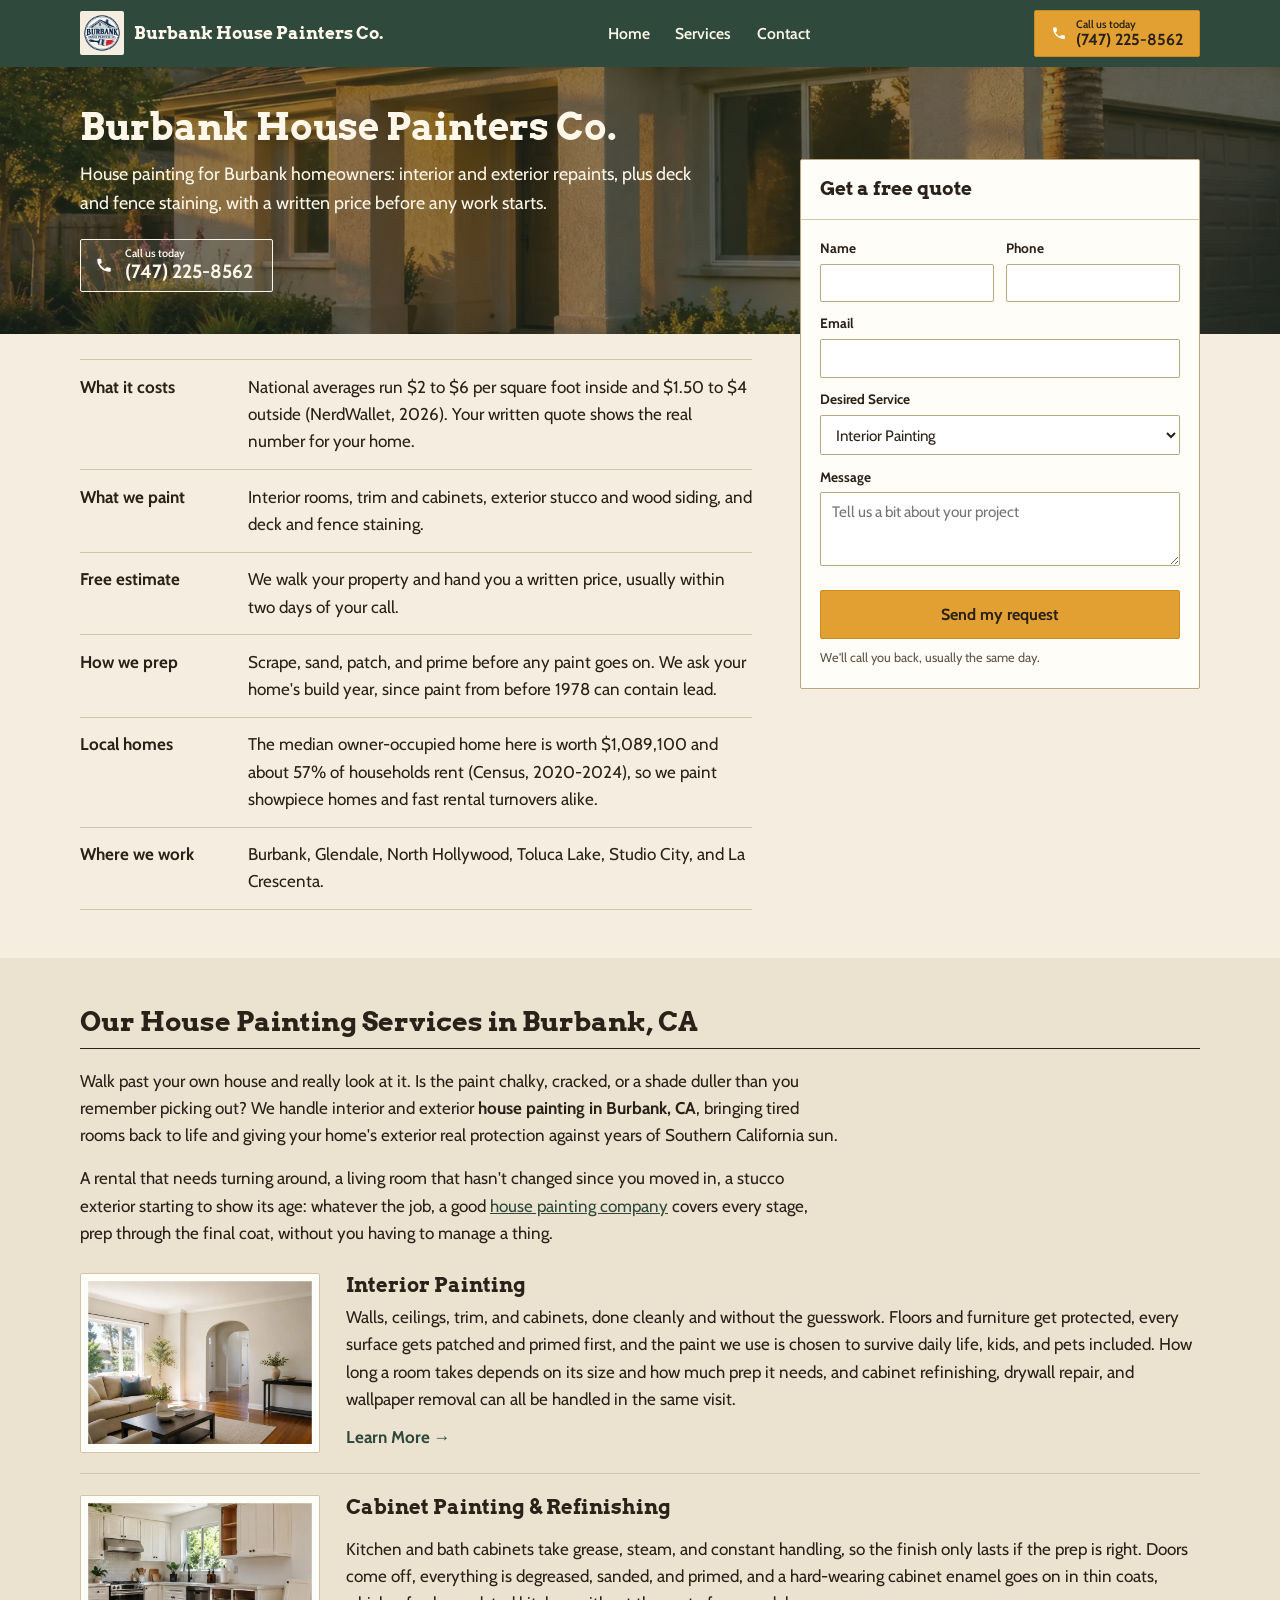
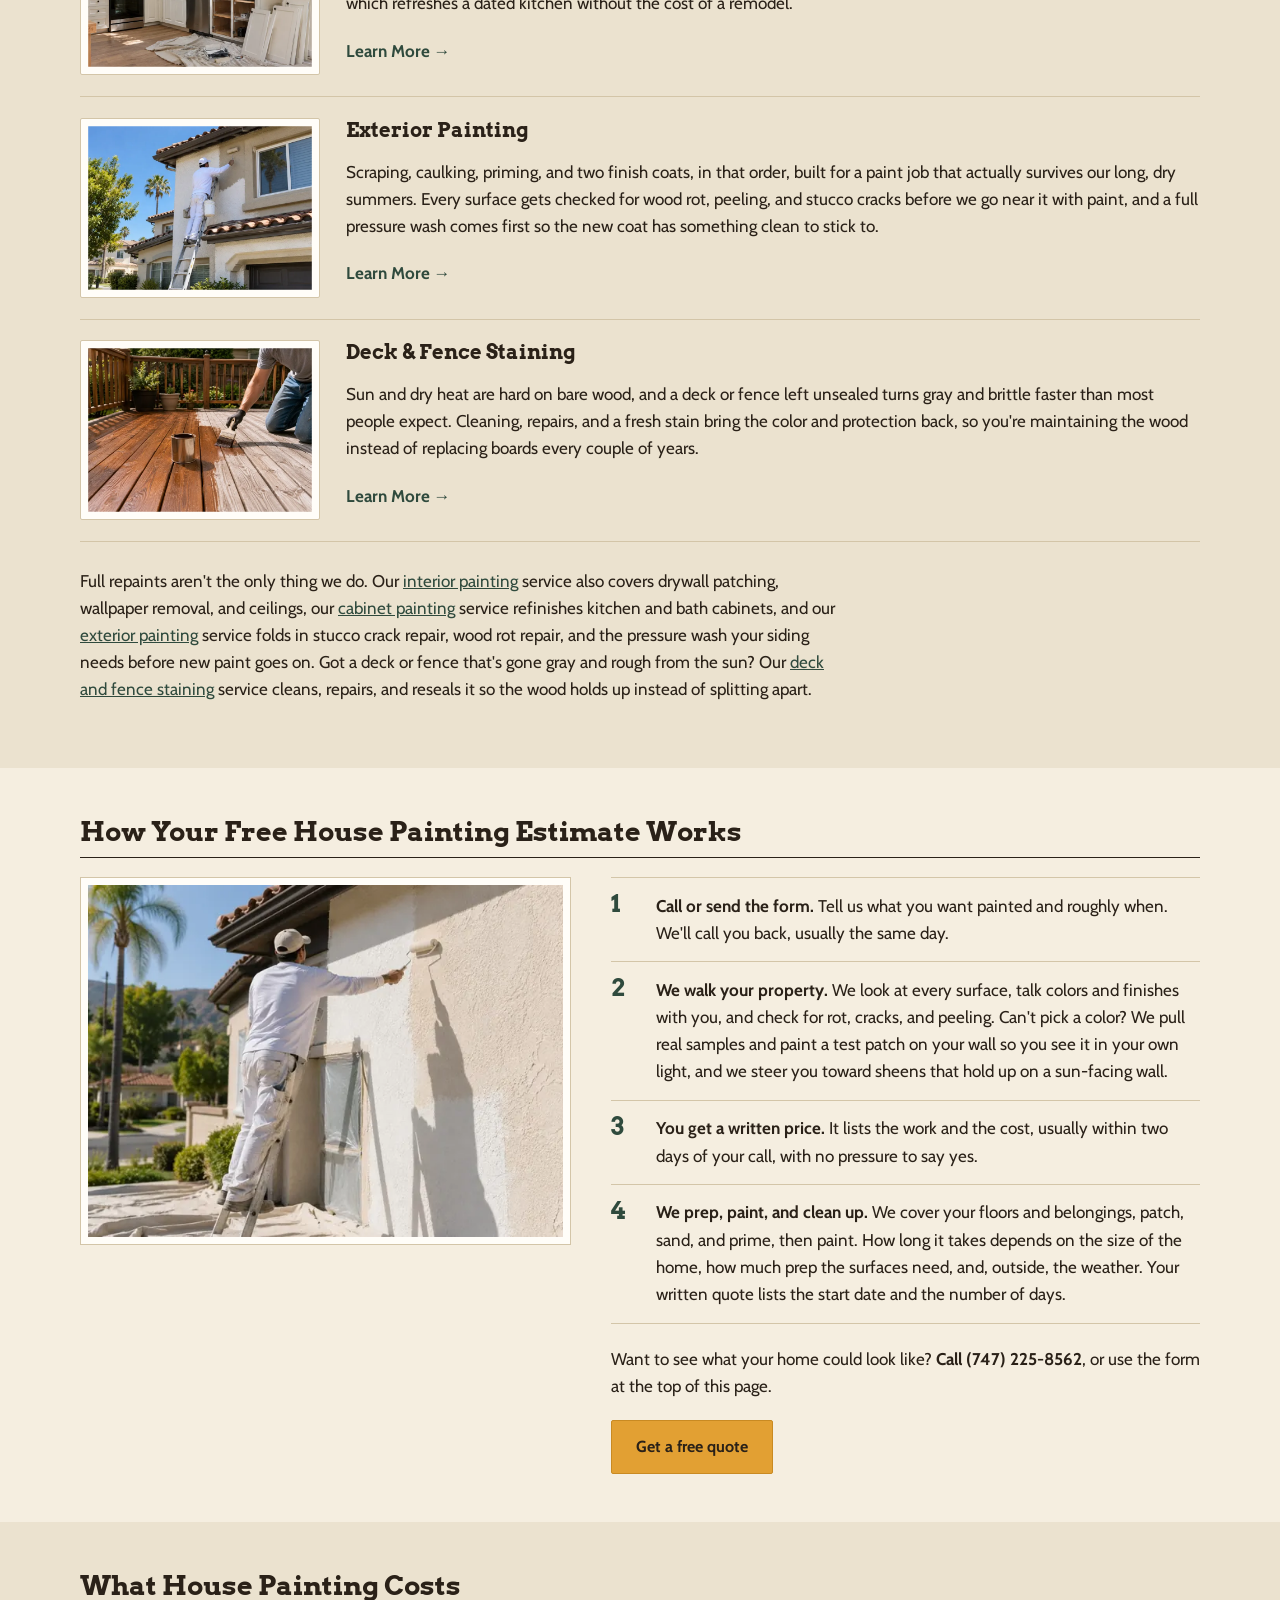
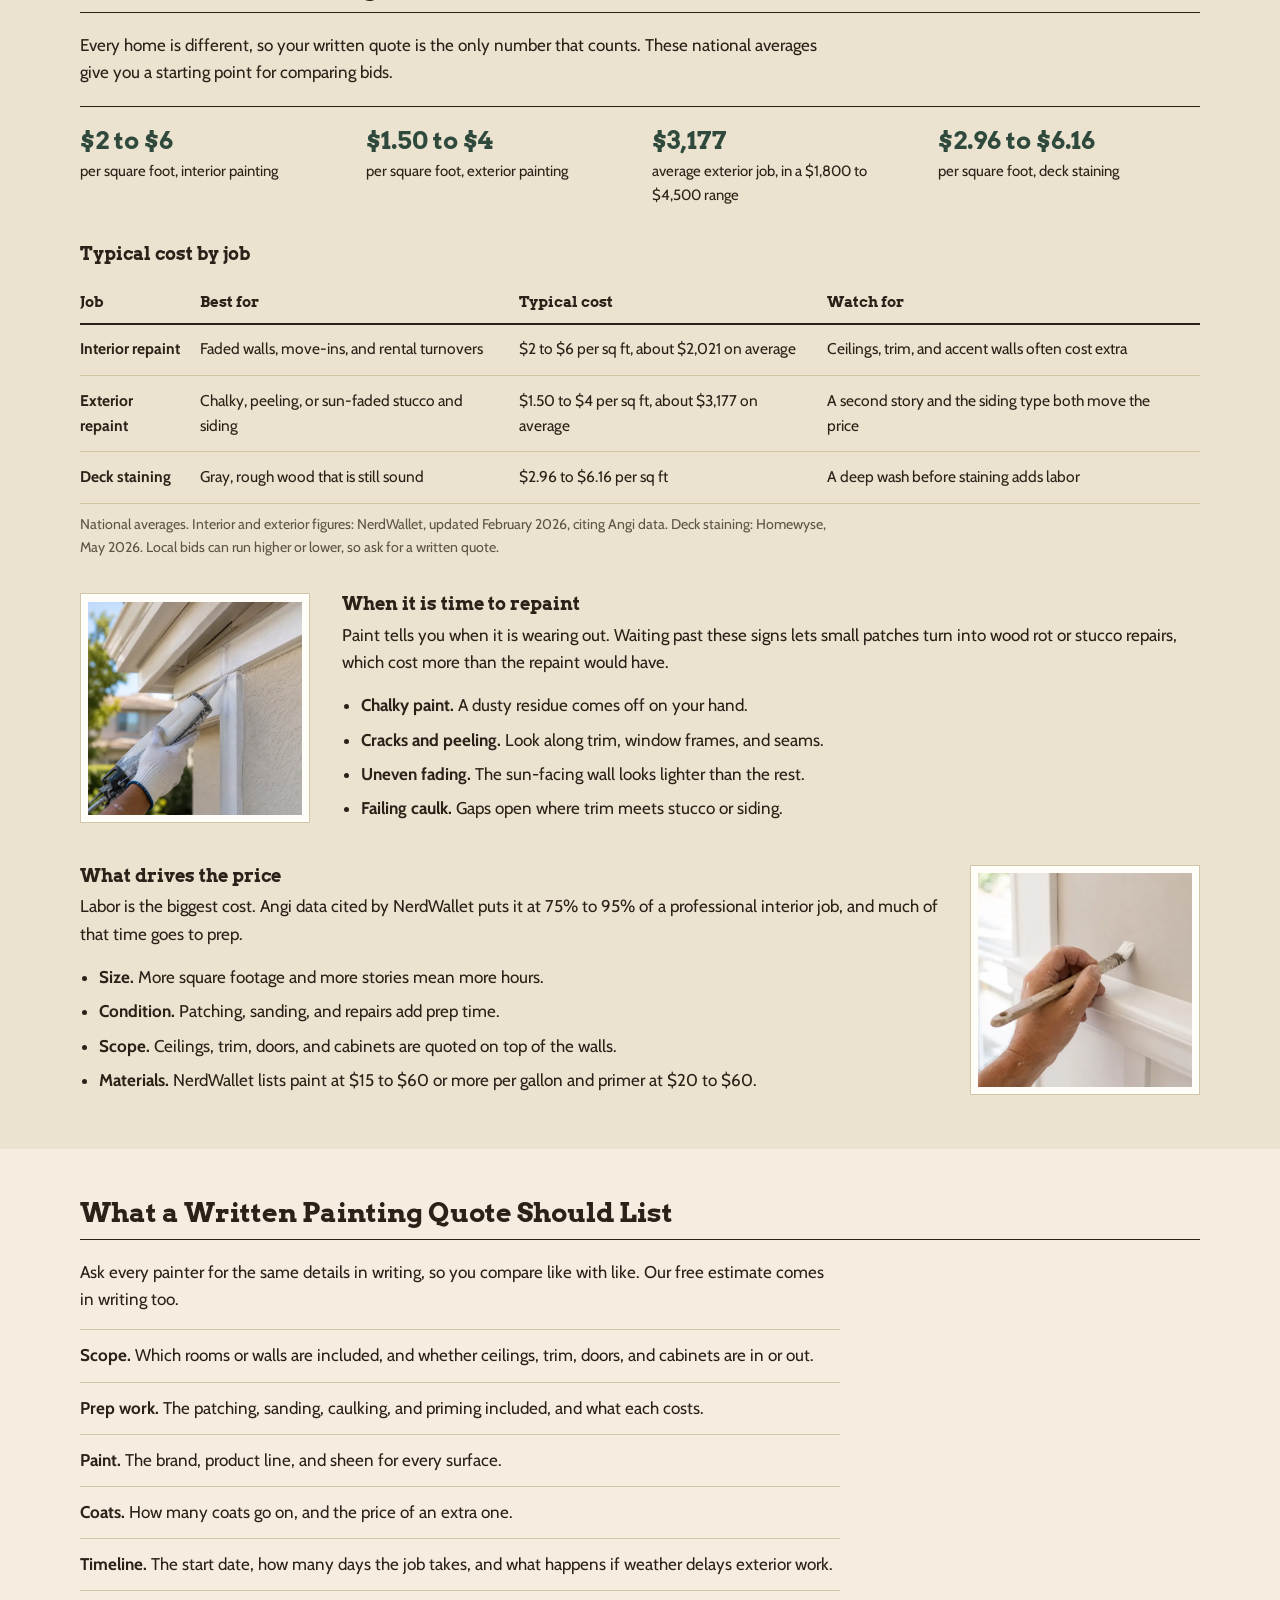
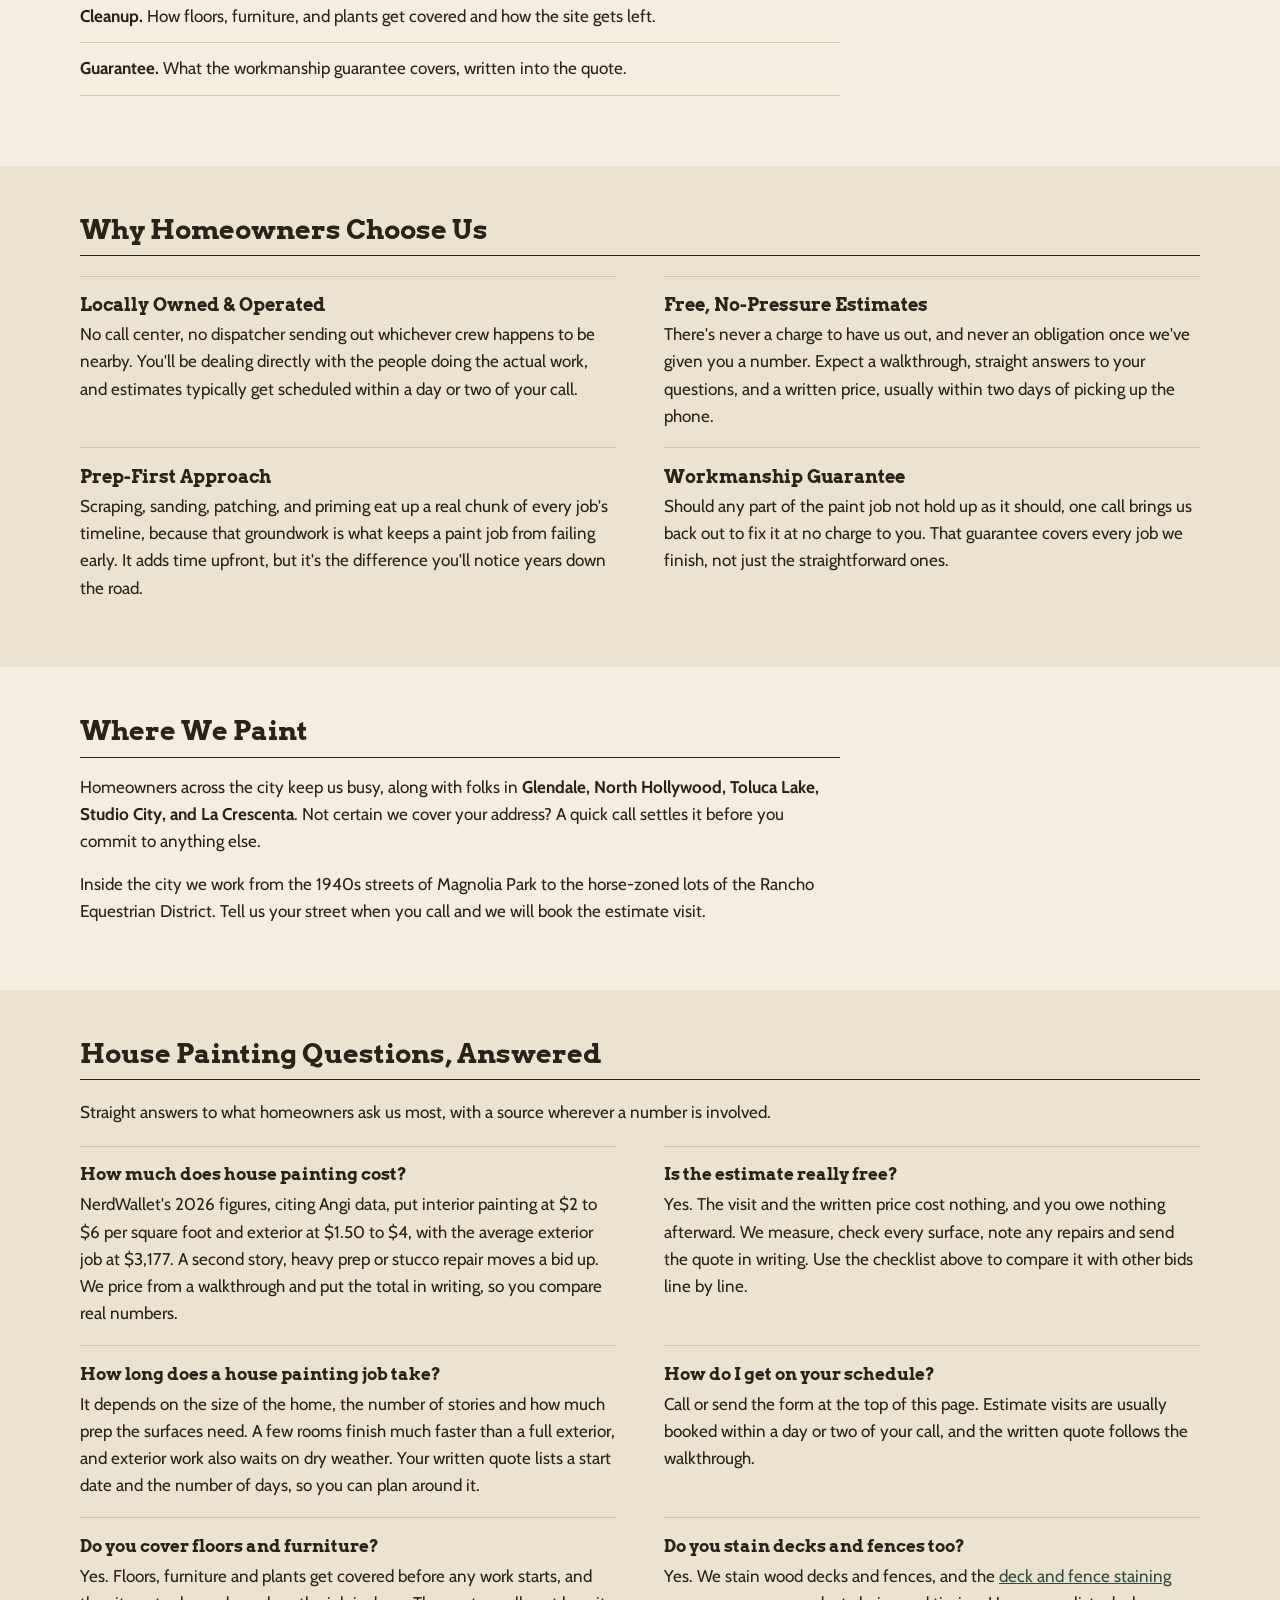
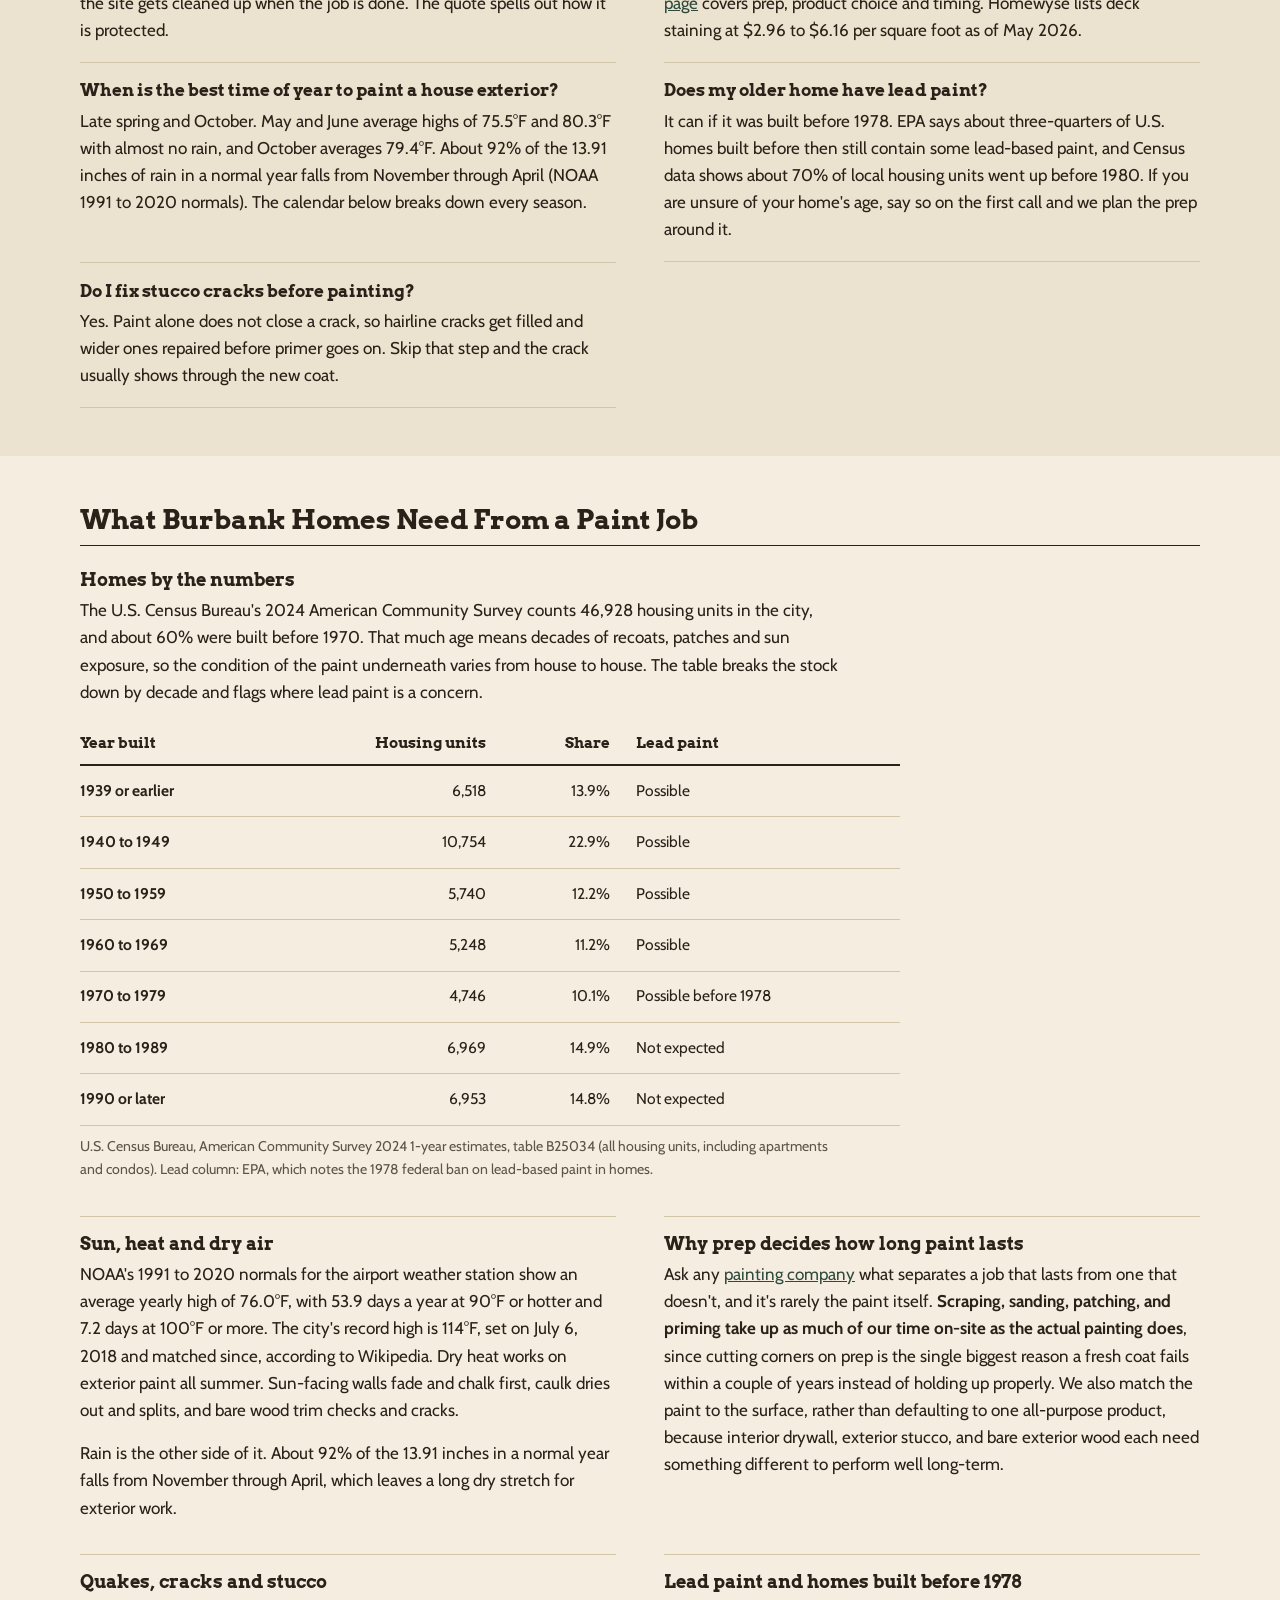
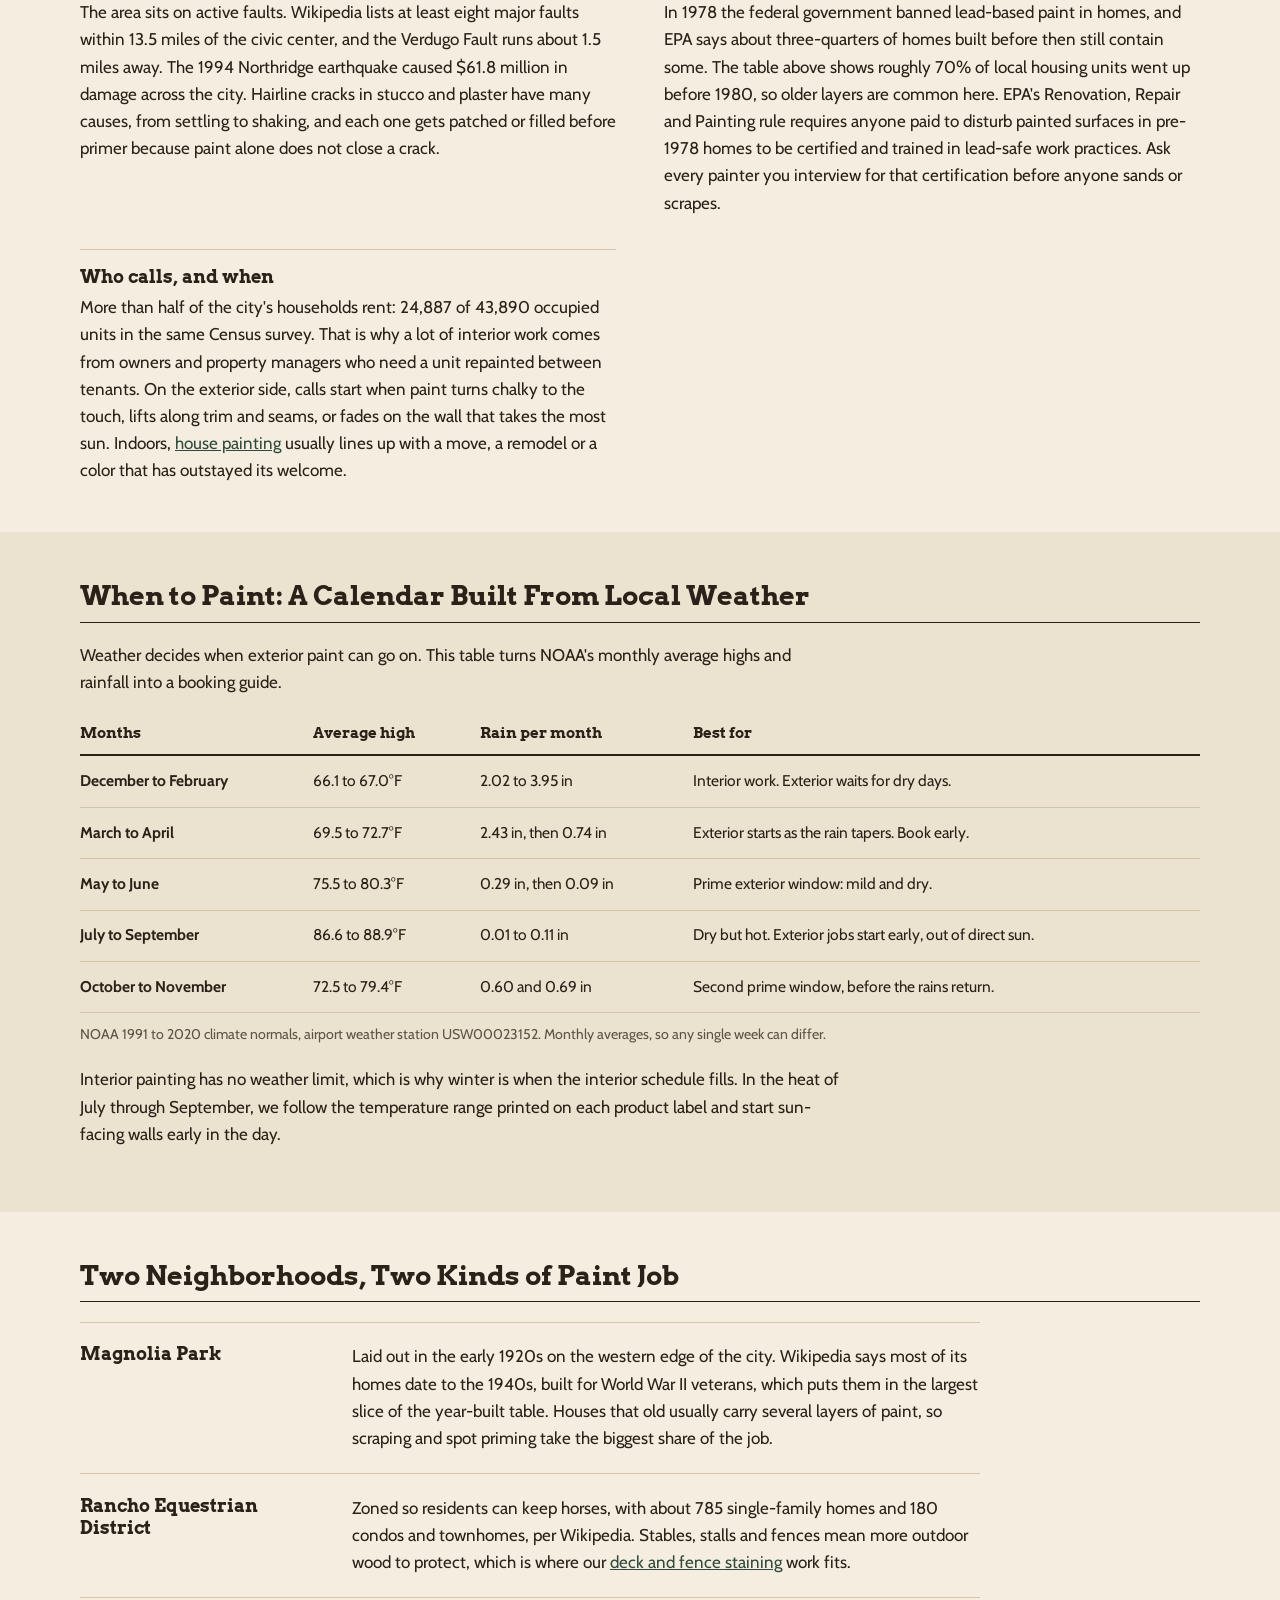
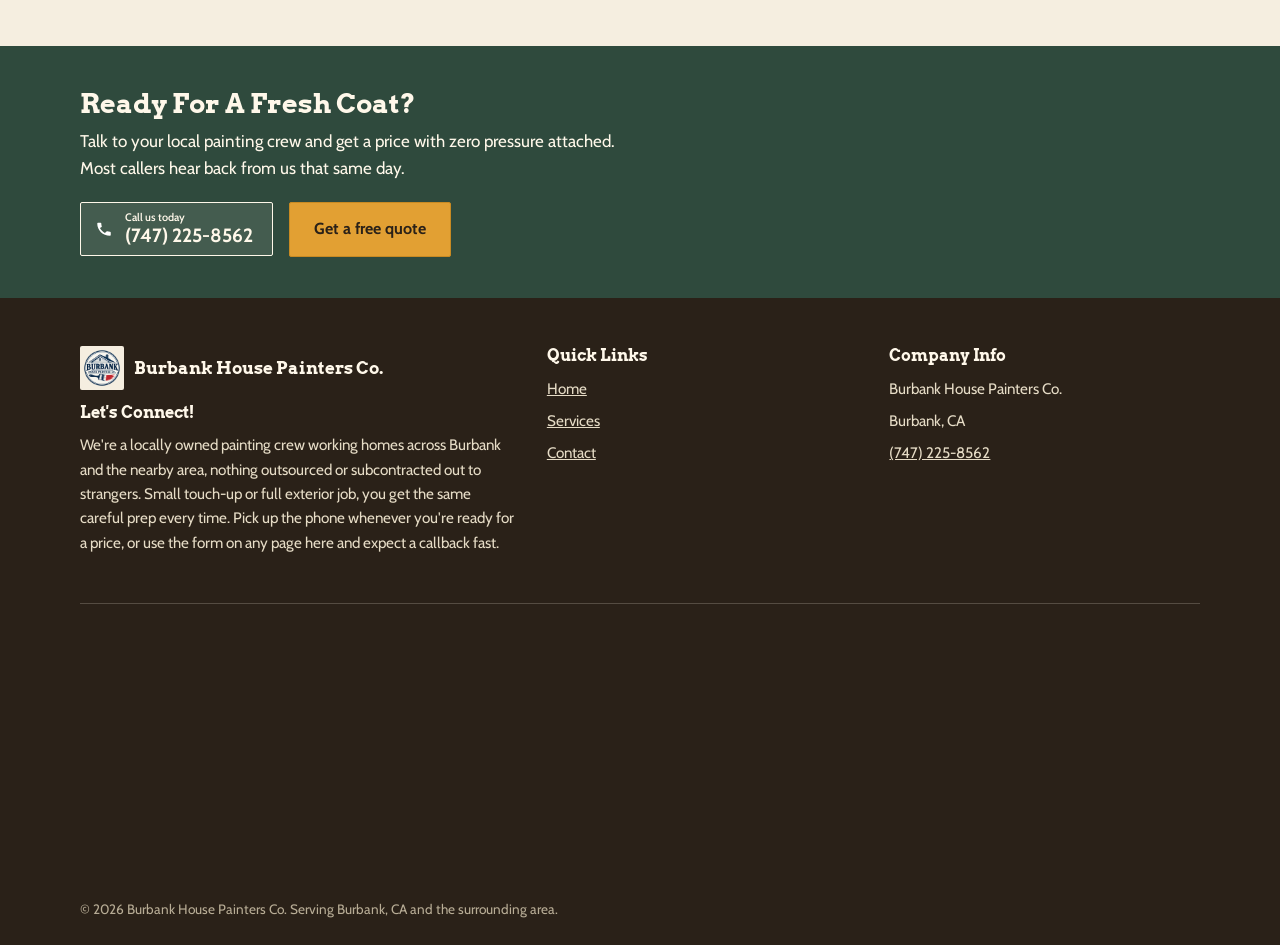
<file: index.html>
<!DOCTYPE html>
<html lang="en">
<head>
<meta charset="UTF-8">
<meta name="viewport" content="width=device-width, initial-scale=1.0">
<title>House Painting Burbank CA | Painting Company</title>
<meta name="description" content="House painting in Burbank, CA: interior, exterior, deck and fence staining from a local painting company. Free written estimate. Call (747) 225-8562.">
<link rel="canonical" href="https://burbankhousepainters.com/">

<meta property="og:type" content="website">
<meta property="og:site_name" content="Burbank House Painters Co.">
<meta property="og:title" content="House Painting Burbank CA | Painting Company">
<meta property="og:description" content="House painting in Burbank, CA: interior, exterior, deck and fence staining from a local painting company. Free written estimate. Call (747) 225-8562.">
<meta property="og:url" content="https://burbankhousepainters.com/">
<meta property="og:image" content="https://burbankhousepainters.com/images/house-painters-burbank-ca-og.jpg">
<meta name="twitter:card" content="summary_large_image">
<meta name="twitter:title" content="House Painting Burbank CA | Painting Company">
<meta name="twitter:description" content="House painting in Burbank, CA: interior, exterior, deck and fence staining from a local painting company. Free written estimate. Call (747) 225-8562.">
<meta name="twitter:image" content="https://burbankhousepainters.com/images/house-painters-burbank-ca-og.jpg">

<link rel="icon" type="image/svg+xml" href="favicon.svg">
<link rel="preconnect" href="https://fonts.googleapis.com">
<link rel="preconnect" href="https://fonts.gstatic.com" crossorigin>
<link rel="stylesheet" href="https://fonts.googleapis.com/css2?family=Arvo:wght@700&family=Cabin:wght@400;600;700&display=swap">
<link rel="stylesheet" href="css/style.css">
<script type="application/ld+json">
{
  "@context": "https://schema.org",
  "@type": "HomeAndConstructionBusiness",
  "name": "Burbank House Painters Co.",
  "url": "https://burbankhousepainters.com/",
  "telephone": "+17472258562",
  "address": {
    "@type": "PostalAddress",
    "addressLocality": "Burbank",
    "addressRegion": "CA",
    "addressCountry": "US"
  },
  "areaServed": [
    { "@type": "City", "name": "Burbank, CA" },
    { "@type": "City", "name": "Glendale, CA" },
    { "@type": "City", "name": "North Hollywood, CA" },
    { "@type": "City", "name": "Toluca Lake, CA" },
    { "@type": "City", "name": "Studio City, CA" },
    { "@type": "City", "name": "La Crescenta, CA" }
  ]
}
</script>
</head>
<body>

<header class="site-header">
  <div class="wrap">
    <a href="index.html" class="logo">
      <img src="images/burbank-house-painters-co-logo.png" alt="Burbank House Painters Co. logo" width="56" height="56">
      Burbank House Painters Co.
    </a>
    <nav class="main-nav" aria-label="Primary">
      <a href="index.html">Home</a>
      <a href="index.html#services">Services</a>
      <a href="index.html#contact">Contact</a>
    </nav>
    <div class="header-actions">
      <a href="tel:+17472258562" class="call-badge">
        <span class="icon-circle" aria-hidden="true">
          <svg width="16" height="16" viewBox="0 0 24 24" fill="none" xmlns="http://www.w3.org/2000/svg"><path d="M6.6 10.8c1.4 2.8 3.8 5.2 6.6 6.6l2.2-2.2c.3-.3.7-.4 1-.2 1.1.4 2.3.6 3.6.6.6 0 1 .4 1 1V20c0 .6-.4 1-1 1C10.4 21 3 13.6 3 4.6c0-.6.4-1 1-1h3.4c.6 0 1 .4 1 1 0 1.3.2 2.5.6 3.6.1.4 0 .8-.2 1L6.6 10.8z" fill="#fff"/></svg>
        </span>
        <span class="call-text">
          <span class="call-label">Call us today</span>
          <span class="call-number">(747) 225-8562</span>
        </span>
      </a>
      <button class="nav-toggle" aria-label="Toggle menu" aria-expanded="false">
        <span></span><span></span><span></span>
      </button>
    </div>
  </div>
</header>

<main>

  <section class="top" id="contact">
    <div class="top-band">
      <img class="top-photo" src="images/house-painters-burbank-ca-hero.webp" width="1600" height="900" fetchpriority="high" alt="Freshly painted stucco home exterior in Burbank CA at golden hour">
      <div class="wrap top-band-inner">
        <div class="top-intro">
          <h1>Burbank House Painters Co.</h1>
          <p class="top-sub">House painting for Burbank homeowners: interior and exterior repaints, plus deck and fence staining, with a written price before any work starts.</p>
          <a href="tel:+17472258562" class="hero-phone-btn">
            <span class="icon-circle" aria-hidden="true">
              <svg width="18" height="18" viewBox="0 0 24 24" fill="none" xmlns="http://www.w3.org/2000/svg"><path d="M6.6 10.8c1.4 2.8 3.8 5.2 6.6 6.6l2.2-2.2c.3-.3.7-.4 1-.2 1.1.4 2.3.6 3.6.6.6 0 1 .4 1 1V20c0 .6-.4 1-1 1C10.4 21 3 13.6 3 4.6c0-.6.4-1 1-1h3.4c.6 0 1 .4 1 1 0 1.3.2 2.5.6 3.6.1.4 0 .8-.2 1L6.6 10.8z" fill="#fff"/></svg>
            </span>
            <span>
              <span class="call-label">Call us today</span>
              <span class="call-number">(747) 225-8562</span>
            </span>
          </a>
        </div>
      </div>
    </div>

    <div class="wrap top-grid">
      <div class="top-specs">
        <p class="spec-row"><strong>What it costs</strong> <span>National averages run $2 to $6 per square foot inside and $1.50 to $4 outside (NerdWallet, 2026). Your written quote shows the real number for your home.</span></p>
        <p class="spec-row"><strong>What we paint</strong> <span>Interior rooms, trim and cabinets, exterior stucco and wood siding, and deck and fence staining.</span></p>
        <p class="spec-row"><strong>Free estimate</strong> <span>We walk your property and hand you a written price, usually within two days of your call.</span></p>
        <p class="spec-row"><strong>How we prep</strong> <span>Scrape, sand, patch, and prime before any paint goes on. We ask your home's build year, since paint from before 1978 can contain lead.</span></p>
        <p class="spec-row"><strong>Local homes</strong> <span>The median owner-occupied home here is worth $1,089,100 and about 57% of households rent (Census, 2020-2024), so we paint showpiece homes and fast rental turnovers alike.</span></p>
        <p class="spec-row"><strong>Where we work</strong> <span>Burbank, Glendale, North Hollywood, Toluca Lake, Studio City, and La Crescenta.</span></p>
      </div>

      <aside class="top-form" aria-label="Free quote request">
        <div class="quote-form-card">
          <p class="form-title">Get a free quote</p>
          <div class="quote-form-body">
            <form class="quote-form" action="https://unemployable-leadgen-form-handler.davideforestali.workers.dev/submit" method="POST">
              <div class="field-row">
                <div>
                  <label for="name">Name</label>
                  <input type="text" id="name" name="name" required>
                </div>
                <div>
                  <label for="phone">Phone</label>
                  <input type="tel" id="phone" name="phone" required>
                </div>
              </div>

              <label for="email">Email</label>
              <input type="email" id="email" name="email" required>

              <label for="service">Desired Service</label>
              <select id="service" name="service">
                <option value="Interior Painting">Interior Painting</option>
                <option value="Cabinet Painting & Refinishing">Cabinet Painting & Refinishing</option>
                <option value="Exterior Painting">Exterior Painting</option>
                <option value="Deck & Fence Staining">Deck & Fence Staining</option>
                <option value="Not Sure">Not Sure Yet</option>
              </select>

              <label for="message">Message</label>
              <textarea id="message" name="message" placeholder="Tell us a bit about your project"></textarea>

              <div style="position:absolute;left:-9999px;top:-9999px" aria-hidden="true">
                <label for="_gotcha">Leave this field empty</label>
                <input type="text" id="_gotcha" name="_gotcha" tabindex="-1" autocomplete="off">
              </div>
              <button type="submit" class="btn-cta">Send my request</button>
              <p class="form-note">We'll call you back, usually the same day.</p>
              <p class="form-status" role="status"></p>
            </form>
          </div>
        </div>
      </aside>
    </div>
  </section>

  <section class="section bg-light" id="services">
    <div class="wrap">
      <h2>Our House Painting Services in Burbank, CA</h2>
      <div class="prose-col">
        <p>Walk past your own house and really look at it. Is the paint chalky, cracked, or a shade duller than you remember picking out? We handle interior and exterior <strong>house painting in Burbank, CA</strong>, bringing tired rooms back to life and giving your home's exterior real protection against years of Southern California sun.</p>
        <p>A rental that needs turning around, a living room that hasn't changed since you moved in, a stucco exterior starting to show its age: whatever the job, a good <a href="https://hoffmanestatespaintingco.com/" target="_blank" rel="noopener">house painting company</a> covers every stage, prep through the final coat, without you having to manage a thing.</p>
      </div>
      <div class="services-grid">

        <a class="service-card" href="services/interior-painting.html">
          <img class="thumb inline-photo" src="images/interior-painting-burbank-ca-thumbnail.webp" width="800" height="600" loading="lazy" alt="Freshly painted living room, interior painting in Burbank CA">
          <h3>Interior Painting</h3>
          <p>Walls, ceilings, trim, and cabinets, done cleanly and without the guesswork. Floors and furniture get protected, every surface gets patched and primed first, and the paint we use is chosen to survive daily life, kids, and pets included. How long a room takes depends on its size and how much prep it needs, and cabinet refinishing, drywall repair, and wallpaper removal can all be handled in the same visit.</p>
          <span class="card-cta">Learn More <span aria-hidden="true">&rarr;</span></span>
        </a>

        <a class="service-card" href="services/cabinet-painting.html">
          <img class="thumb inline-photo" src="images/cabinet-painting-burbank-ca-thumbnail.webp" width="800" height="600" loading="lazy" alt="Kitchen cabinets with doors removed for painting, cabinet painting in Burbank CA">
          <h3>Cabinet Painting & Refinishing</h3>
          <p>Kitchen and bath cabinets take grease, steam, and constant handling, so the finish only lasts if the prep is right. Doors come off, everything is degreased, sanded, and primed, and a hard-wearing cabinet enamel goes on in thin coats, which refreshes a dated kitchen without the cost of a remodel.</p>
          <span class="card-cta">Learn More <span aria-hidden="true">&rarr;</span></span>
        </a>

        <a class="service-card" href="services/exterior-painting.html">
          <img class="thumb inline-photo" src="images/exterior-painting-burbank-ca-thumbnail.webp" width="800" height="600" loading="lazy" alt="Stucco home mid exterior painting in Burbank CA">
          <h3>Exterior Painting</h3>
          <p>Scraping, caulking, priming, and two finish coats, in that order, built for a paint job that actually survives our long, dry summers. Every surface gets checked for wood rot, peeling, and stucco cracks before we go near it with paint, and a full pressure wash comes first so the new coat has something clean to stick to.</p>
          <span class="card-cta">Learn More <span aria-hidden="true">&rarr;</span></span>
        </a>

        <a class="service-card" href="services/deck-fence-staining.html">
          <img class="thumb inline-photo" src="images/deck-staining-burbank-ca-thumbnail.webp" width="800" height="600" loading="lazy" alt="Wood deck staining in progress in Burbank CA">
          <h3>Deck & Fence Staining</h3>
          <p>Sun and dry heat are hard on bare wood, and a deck or fence left unsealed turns gray and brittle faster than most people expect. Cleaning, repairs, and a fresh stain bring the color and protection back, so you're maintaining the wood instead of replacing boards every couple of years.</p>
          <span class="card-cta">Learn More <span aria-hidden="true">&rarr;</span></span>
        </a>

      </div>
      <div class="services-more">
        <p>Full repaints aren't the only thing we do. Our <a href="services/interior-painting.html">interior painting</a> service also covers drywall patching, wallpaper removal, and ceilings, our <a href="services/cabinet-painting.html">cabinet painting</a> service refinishes kitchen and bath cabinets, and our <a href="services/exterior-painting.html">exterior painting</a> service folds in stucco crack repair, wood rot repair, and the pressure wash your siding needs before new paint goes on. Got a deck or fence that's gone gray and rough from the sun? Our <a href="services/deck-fence-staining.html">deck and fence staining</a> service cleans, repairs, and reseals it so the wood holds up instead of splitting apart.</p>
      </div>
    </div>
  </section>

  <section class="section" id="how-it-works">
    <div class="wrap">
      <h2>How Your Free House Painting Estimate Works</h2>
      <div class="how">
        <img class="how-photo" src="images/house-painters-burbank-ca-exterior-stucco.webp" width="800" height="450" loading="lazy" alt="House painter rolling exterior stucco wall in Burbank CA">
        <div>
          <ol class="steps">
            <li><strong>Call or send the form.</strong> Tell us what you want painted and roughly when. We'll call you back, usually the same day.</li>
            <li><strong>We walk your property.</strong> We look at every surface, talk colors and finishes with you, and check for rot, cracks, and peeling. Can't pick a color? We pull real samples and paint a test patch on your wall so you see it in your own light, and we steer you toward sheens that hold up on a sun-facing wall.</li>
            <li><strong>You get a written price.</strong> It lists the work and the cost, usually within two days of your call, with no pressure to say yes.</li>
            <li><strong>We prep, paint, and clean up.</strong> We cover your floors and belongings, patch, sand, and prime, then paint. How long it takes depends on the size of the home, how much prep the surfaces need, and, outside, the weather. Your written quote lists the start date and the number of days.</li>
          </ol>
          <p class="how-note">Want to see what your home could look like? <strong>Call (747) 225-8562</strong>, or use the form at the top of this page.</p>
          <a href="#contact" class="btn-cta">Get a free quote</a>
        </div>
      </div>
    </div>
  </section>

  <section class="section bg-light cost" id="cost">
    <div class="wrap">
      <h2>What House Painting Costs</h2>
      <div class="prose-col">
        <p>Every home is different, so your written quote is the only number that counts. These national averages give you a starting point for comparing bids.</p>
      </div>
      <ul class="stat-row">
        <li><span class="stat-num">$2 to $6</span> <span class="stat-label">per square foot, interior painting</span></li>
        <li><span class="stat-num">$1.50 to $4</span> <span class="stat-label">per square foot, exterior painting</span></li>
        <li><span class="stat-num">$3,177</span> <span class="stat-label">average exterior job, in a $1,800 to $4,500 range</span></li>
        <li><span class="stat-num">$2.96 to $6.16</span> <span class="stat-label">per square foot, deck staining</span></li>
      </ul>

      <h3>Typical cost by job</h3>
      <div class="table-scroll">
        <table class="cost-table">
          <thead>
            <tr><th scope="col">Job</th><th scope="col">Best for</th><th scope="col">Typical cost</th><th scope="col">Watch for</th></tr>
          </thead>
          <tbody>
            <tr><td>Interior repaint</td><td>Faded walls, move-ins, and rental turnovers</td><td>$2 to $6 per sq ft, about $2,021 on average</td><td>Ceilings, trim, and accent walls often cost extra</td></tr>
            <tr><td>Exterior repaint</td><td>Chalky, peeling, or sun-faded stucco and siding</td><td>$1.50 to $4 per sq ft, about $3,177 on average</td><td>A second story and the siding type both move the price</td></tr>
            <tr><td>Deck staining</td><td>Gray, rough wood that is still sound</td><td>$2.96 to $6.16 per sq ft</td><td>A deep wash before staining adds labor</td></tr>
          </tbody>
        </table>
      </div>
      <p class="source-note">National averages. Interior and exterior figures: NerdWallet, updated February 2026, citing Angi data. Deck staining: Homewyse, May 2026. Local bids can run higher or lower, so ask for a written quote.</p>

      <div class="split">
        <img class="split-photo" src="images/exterior-painting-burbank-ca-trim-detail.webp" width="600" height="800" loading="lazy" alt="Painter caulking exterior trim during house painting in Burbank CA">
        <div>
          <h3>When it is time to repaint</h3>
          <p>Paint tells you when it is wearing out. Waiting past these signs lets small patches turn into wood rot or stucco repairs, which cost more than the repaint would have.</p>
          <ul class="bullets">
            <li><strong>Chalky paint.</strong> A dusty residue comes off on your hand.</li>
            <li><strong>Cracks and peeling.</strong> Look along trim, window frames, and seams.</li>
            <li><strong>Uneven fading.</strong> The sun-facing wall looks lighter than the rest.</li>
            <li><strong>Failing caulk.</strong> Gaps open where trim meets stucco or siding.</li>
          </ul>
        </div>
      </div>

      <div class="split split-rev">
        <img class="split-photo" src="images/interior-painting-burbank-ca-trim-detail.webp" width="600" height="800" loading="lazy" alt="Painter brushing interior trim during house painting in Burbank CA">
        <div>
          <h3>What drives the price</h3>
          <p>Labor is the biggest cost. Angi data cited by NerdWallet puts it at 75% to 95% of a professional interior job, and much of that time goes to prep.</p>
          <ul class="bullets">
            <li><strong>Size.</strong> More square footage and more stories mean more hours.</li>
            <li><strong>Condition.</strong> Patching, sanding, and repairs add prep time.</li>
            <li><strong>Scope.</strong> Ceilings, trim, doors, and cabinets are quoted on top of the walls.</li>
            <li><strong>Materials.</strong> NerdWallet lists paint at $15 to $60 or more per gallon and primer at $20 to $60.</li>
          </ul>
        </div>
      </div>
    </div>
  </section>

  <section class="section" id="quote-checklist">
    <div class="wrap">
      <h2>What a Written Painting Quote Should List</h2>
      <div class="prose-col">
        <p>Ask every painter for the same details in writing, so you compare like with like. Our free estimate comes in writing too.</p>
        <ul class="check-list">
          <li><strong>Scope.</strong> Which rooms or walls are included, and whether ceilings, trim, doors, and cabinets are in or out.</li>
          <li><strong>Prep work.</strong> The patching, sanding, caulking, and priming included, and what each costs.</li>
          <li><strong>Paint.</strong> The brand, product line, and sheen for every surface.</li>
          <li><strong>Coats.</strong> How many coats go on, and the price of an extra one.</li>
          <li><strong>Timeline.</strong> The start date, how many days the job takes, and what happens if weather delays exterior work.</li>
          <li><strong>Cleanup.</strong> How floors, furniture, and plants get covered and how the site gets left.</li>
          <li><strong>Guarantee.</strong> What the workmanship guarantee covers, written into the quote.</li>
        </ul>
      </div>
    </div>
  </section>

  <section class="section bg-light" id="why-us">
    <div class="wrap">
      <h2>Why Homeowners Choose Us</h2>
      <div class="trust-grid">

        <div class="trust-item">
          <h3>Locally Owned & Operated</h3>
          <p>No call center, no dispatcher sending out whichever crew happens to be nearby. You'll be dealing directly with the people doing the actual work, and estimates typically get scheduled within a day or two of your call.</p>
        </div>

        <div class="trust-item">
          <h3>Free, No-Pressure Estimates</h3>
          <p>There's never a charge to have us out, and never an obligation once we've given you a number. Expect a walkthrough, straight answers to your questions, and a written price, usually within two days of picking up the phone.</p>
        </div>

        <div class="trust-item">
          <h3>Prep-First Approach</h3>
          <p>Scraping, sanding, patching, and priming eat up a real chunk of every job's timeline, because that groundwork is what keeps a paint job from failing early. It adds time upfront, but it's the difference you'll notice years down the road.</p>
        </div>

        <div class="trust-item">
          <h3>Workmanship Guarantee</h3>
          <p>Should any part of the paint job not hold up as it should, one call brings us back out to fix it at no charge to you. That guarantee covers every job we finish, not just the straightforward ones.</p>
        </div>

      </div>
    </div>
  </section>

  <section class="section" id="area">
    <div class="wrap">
      <div class="prose-col">
        <h2>Where We Paint</h2>
        <p>Homeowners across the city keep us busy, along with folks in <strong>Glendale, North Hollywood, Toluca Lake, Studio City, and La Crescenta</strong>. Not certain we cover your address? A quick call settles it before you commit to anything else.</p>
        <p>Inside the city we work from the 1940s streets of Magnolia Park to the horse-zoned lots of the Rancho Equestrian District. Tell us your street when you call and we will book the estimate visit.</p>
      </div>
    </div>
  </section>

  <section class="section bg-light" id="faq">
    <div class="wrap">
      <h2>House Painting Questions, Answered</h2>
      <div class="prose-col">
        <p>Straight answers to what homeowners ask us most, with a source wherever a number is involved.</p>
      </div>
      <div class="faq-grid">
        <div class="faq-item">
          <h3>How much does house painting cost?</h3>
          <p>NerdWallet's 2026 figures, citing Angi data, put interior painting at $2 to $6 per square foot and exterior at $1.50 to $4, with the average exterior job at $3,177. A second story, heavy prep or stucco repair moves a bid up. We price from a walkthrough and put the total in writing, so you compare real numbers.</p>
        </div>
        <div class="faq-item">
          <h3>Is the estimate really free?</h3>
          <p>Yes. The visit and the written price cost nothing, and you owe nothing afterward. We measure, check every surface, note any repairs and send the quote in writing. Use the checklist above to compare it with other bids line by line.</p>
        </div>
        <div class="faq-item">
          <h3>How long does a house painting job take?</h3>
          <p>It depends on the size of the home, the number of stories and how much prep the surfaces need. A few rooms finish much faster than a full exterior, and exterior work also waits on dry weather. Your written quote lists a start date and the number of days, so you can plan around it.</p>
        </div>
        <div class="faq-item">
          <h3>How do I get on your schedule?</h3>
          <p>Call or send the form at the top of this page. Estimate visits are usually booked within a day or two of your call, and the written quote follows the walkthrough.</p>
        </div>
        <div class="faq-item">
          <h3>Do you cover floors and furniture?</h3>
          <p>Yes. Floors, furniture and plants get covered before any work starts, and the site gets cleaned up when the job is done. The quote spells out how it is protected.</p>
        </div>
        <div class="faq-item">
          <h3>Do you stain decks and fences too?</h3>
          <p>Yes. We stain wood decks and fences, and the <a href="services/deck-fence-staining.html">deck and fence staining page</a> covers prep, product choice and timing. Homewyse lists deck staining at $2.96 to $6.16 per square foot as of May 2026.</p>
        </div>
        <div class="faq-item">
          <h3>When is the best time of year to paint a house exterior?</h3>
          <p>Late spring and October. May and June average highs of 75.5°F and 80.3°F with almost no rain, and October averages 79.4°F. About 92% of the 13.91 inches of rain in a normal year falls from November through April (NOAA 1991 to 2020 normals). The calendar below breaks down every season.</p>
        </div>
        <div class="faq-item">
          <h3>Does my older home have lead paint?</h3>
          <p>It can if it was built before 1978. EPA says about three-quarters of U.S. homes built before then still contain some lead-based paint, and Census data shows about 70% of local housing units went up before 1980. If you are unsure of your home's age, say so on the first call and we plan the prep around it.</p>
        </div>
        <div class="faq-item">
          <h3>Do I fix stucco cracks before painting?</h3>
          <p>Yes. Paint alone does not close a crack, so hairline cracks get filled and wider ones repaired before primer goes on. Skip that step and the crack usually shows through the new coat.</p>
        </div>
      </div>
    </div>
  </section>

  <section class="section" id="local">
    <div class="wrap">
      <h2>What Burbank Homes Need From a Paint Job</h2>

      <h3>Homes by the numbers</h3>
      <div class="prose-col">
        <p>The U.S. Census Bureau's 2024 American Community Survey counts 46,928 housing units in the city, and about 60% were built before 1970. That much age means decades of recoats, patches and sun exposure, so the condition of the paint underneath varies from house to house. The table breaks the stock down by decade and flags where lead paint is a concern.</p>
      </div>
      <div class="table-scroll">
        <table class="cost-table year-table">
          <thead>
            <tr><th scope="col">Year built</th><th scope="col" class="num">Housing units</th><th scope="col" class="num">Share</th><th scope="col">Lead paint</th></tr>
          </thead>
          <tbody>
            <tr><td>1939 or earlier</td><td class="num">6,518</td><td class="num">13.9%</td><td>Possible</td></tr>
            <tr><td>1940 to 1949</td><td class="num">10,754</td><td class="num">22.9%</td><td>Possible</td></tr>
            <tr><td>1950 to 1959</td><td class="num">5,740</td><td class="num">12.2%</td><td>Possible</td></tr>
            <tr><td>1960 to 1969</td><td class="num">5,248</td><td class="num">11.2%</td><td>Possible</td></tr>
            <tr><td>1970 to 1979</td><td class="num">4,746</td><td class="num">10.1%</td><td>Possible before 1978</td></tr>
            <tr><td>1980 to 1989</td><td class="num">6,969</td><td class="num">14.9%</td><td>Not expected</td></tr>
            <tr><td>1990 or later</td><td class="num">6,953</td><td class="num">14.8%</td><td>Not expected</td></tr>
          </tbody>
        </table>
      </div>
      <p class="source-note">U.S. Census Bureau, American Community Survey 2024 1-year estimates, table B25034 (all housing units, including apartments and condos). Lead column: EPA, which notes the 1978 federal ban on lead-based paint in homes.</p>

      <div class="local-body">
        <div class="note"><h3>Sun, heat and dry air</h3>
        <p>NOAA's 1991 to 2020 normals for the airport weather station show an average yearly high of 76.0°F, with 53.9 days a year at 90°F or hotter and 7.2 days at 100°F or more. The city's record high is 114°F, set on July 6, 2018 and matched since, according to Wikipedia. Dry heat works on exterior paint all summer. Sun-facing walls fade and chalk first, caulk dries out and splits, and bare wood trim checks and cracks.</p>
        <p>Rain is the other side of it. About 92% of the 13.91 inches in a normal year falls from November through April, which leaves a long dry stretch for exterior work.</p>
        </div>
        <div class="note"><h3>Why prep decides how long paint lasts</h3>
        <p>Ask any <a href="https://www.meridenpainting.com" target="_blank" rel="noopener">painting company</a> what separates a job that lasts from one that doesn't, and it's rarely the paint itself. <strong>Scraping, sanding, patching, and priming take up as much of our time on-site as the actual painting does</strong>, since cutting corners on prep is the single biggest reason a fresh coat fails within a couple of years instead of holding up properly. We also match the paint to the surface, rather than defaulting to one all-purpose product, because interior drywall, exterior stucco, and bare exterior wood each need something different to perform well long-term.</p>
        </div>
        <div class="note"><h3>Quakes, cracks and stucco</h3>
        <p>The area sits on active faults. Wikipedia lists at least eight major faults within 13.5 miles of the civic center, and the Verdugo Fault runs about 1.5 miles away. The 1994 Northridge earthquake caused $61.8 million in damage across the city. Hairline cracks in stucco and plaster have many causes, from settling to shaking, and each one gets patched or filled before primer because paint alone does not close a crack.</p>
        </div>
        <div class="note"><h3>Lead paint and homes built before 1978</h3>
        <p>In 1978 the federal government banned lead-based paint in homes, and EPA says about three-quarters of homes built before then still contain some. The table above shows roughly 70% of local housing units went up before 1980, so older layers are common here. EPA's Renovation, Repair and Painting rule requires anyone paid to disturb painted surfaces in pre-1978 homes to be certified and trained in lead-safe work practices. Ask every painter you interview for that certification before anyone sands or scrapes.</p>
        </div>
        <div class="note"><h3>Who calls, and when</h3>
        <p>More than half of the city's households rent: 24,887 of 43,890 occupied units in the same Census survey. That is why a lot of interior work comes from owners and property managers who need a unit repainted between tenants. On the exterior side, calls start when paint turns chalky to the touch, lifts along trim and seams, or fades on the wall that takes the most sun. Indoors, <a href="https://summervillepainterspro.com/" target="_blank" rel="noopener">house painting</a> usually lines up with a move, a remodel or a color that has outstayed its welcome.</p>
      
        </div>
      </div>
    </div>
  </section>

  <section class="section bg-light" id="calendar">
    <div class="wrap">
      <h2>When to Paint: A Calendar Built From Local Weather</h2>
      <div class="prose-col">
        <p>Weather decides when exterior paint can go on. This table turns NOAA's monthly average highs and rainfall into a booking guide.</p>
      </div>
      <div class="table-scroll">
        <table class="cost-table cal-table">
          <thead>
            <tr><th scope="col">Months</th><th scope="col">Average high</th><th scope="col">Rain per month</th><th scope="col">Best for</th></tr>
          </thead>
          <tbody>
            <tr><td>December to February</td><td>66.1 to 67.0°F</td><td>2.02 to 3.95 in</td><td>Interior work. Exterior waits for dry days.</td></tr>
            <tr><td>March to April</td><td>69.5 to 72.7°F</td><td>2.43 in, then 0.74 in</td><td>Exterior starts as the rain tapers. Book early.</td></tr>
            <tr><td>May to June</td><td>75.5 to 80.3°F</td><td>0.29 in, then 0.09 in</td><td>Prime exterior window: mild and dry.</td></tr>
            <tr><td>July to September</td><td>86.6 to 88.9°F</td><td>0.01 to 0.11 in</td><td>Dry but hot. Exterior jobs start early, out of direct sun.</td></tr>
            <tr><td>October to November</td><td>72.5 to 79.4°F</td><td>0.60 and 0.69 in</td><td>Second prime window, before the rains return.</td></tr>
          </tbody>
        </table>
      </div>
      <p class="source-note">NOAA 1991 to 2020 climate normals, airport weather station USW00023152. Monthly averages, so any single week can differ.</p>
      <div class="prose-col">
        <p>Interior painting has no weather limit, which is why winter is when the interior schedule fills. In the heat of July through September, we follow the temperature range printed on each product label and start sun-facing walls early in the day.</p>
      </div>
    </div>
  </section>

  <section class="section" id="neighborhoods">
    <div class="wrap">
      <h2>Two Neighborhoods, Two Kinds of Paint Job</h2>
      <div class="place-list">
        <div class="place">
          <h3>Magnolia Park</h3>
          <p>Laid out in the early 1920s on the western edge of the city. Wikipedia says most of its homes date to the 1940s, built for World War II veterans, which puts them in the largest slice of the year-built table. Houses that old usually carry several layers of paint, so scraping and spot priming take the biggest share of the job.</p>
        </div>
        <div class="place">
          <h3>Rancho Equestrian District</h3>
          <p>Zoned so residents can keep horses, with about 785 single-family homes and 180 condos and townhomes, per Wikipedia. Stables, stalls and fences mean more outdoor wood to protect, which is where our <a href="services/deck-fence-staining.html">deck and fence staining</a> work fits.</p>
        </div>
      </div>
    </div>
  </section>

</main>

<section class="cta-band">
  <div class="wrap">
    <h2>Ready For A Fresh Coat?</h2>
    <p>Talk to your local painting crew and get a price with zero pressure attached. Most callers hear back from us that same day.</p>
    <div class="hero-cta-row">
      <a href="tel:+17472258562" class="hero-phone-btn">
        <span class="icon-circle" aria-hidden="true">
          <svg width="18" height="18" viewBox="0 0 24 24" fill="none" xmlns="http://www.w3.org/2000/svg"><path d="M6.6 10.8c1.4 2.8 3.8 5.2 6.6 6.6l2.2-2.2c.3-.3.7-.4 1-.2 1.1.4 2.3.6 3.6.6.6 0 1 .4 1 1V20c0 .6-.4 1-1 1C10.4 21 3 13.6 3 4.6c0-.6.4-1 1-1h3.4c.6 0 1 .4 1 1 0 1.3.2 2.5.6 3.6.1.4 0 .8-.2 1L6.6 10.8z" fill="#fff"/></svg>
        </span>
        <span>
          <span class="call-label">Call us today</span>
          <span class="call-number">(747) 225-8562</span>
        </span>
      </a>
      <a href="#contact" class="btn-cta">Get a free quote</a>
    </div>
  </div>
</section>

<footer class="site-footer">
  <div class="wrap">
    <div class="footer-grid">
      <div>
        <a href="index.html" class="logo">
          <img src="images/burbank-house-painters-co-logo.png" alt="Burbank House Painters Co. logo" width="56" height="56">
          Burbank House Painters Co.
        </a>
        <h3>Let's Connect!</h3>
        <p>We're a locally owned painting crew working homes across Burbank and the nearby area, nothing outsourced or subcontracted out to strangers. Small touch-up or full exterior job, you get the same careful prep every time. Pick up the phone whenever you're ready for a price, or use the form on any page here and expect a callback fast.</p>
      </div>
      <div>
        <h3>Quick Links</h3>
        <ul>
          <li><a href="index.html">Home</a></li>
          <li><a href="index.html#services">Services</a></li>
          <li><a href="index.html#contact">Contact</a></li>
        </ul>
      </div>
      <div>
        <h3>Company Info</h3>
        <ul>
          <li>Burbank House Painters Co.</li>
          <li>Burbank, CA</li>
          <li><a href="tel:+17472258562">(747) 225-8562</a></li>
        </ul>
      </div>
    </div>
    <div class="footer-map">
      <iframe src="https://maps.google.com/maps?q=Burbank%2C%20CA&amp;z=12&amp;output=embed" title="Map of Burbank, CA" width="600" height="220" loading="lazy" referrerpolicy="no-referrer-when-downgrade"></iframe>
    </div>
    <div class="footer-bottom">
      &copy; 2026 Burbank House Painters Co. Serving Burbank, CA and the surrounding area.
    </div>
  </div>
</footer>

<script src="js/main.js"></script>
</body>
</html>
</file>
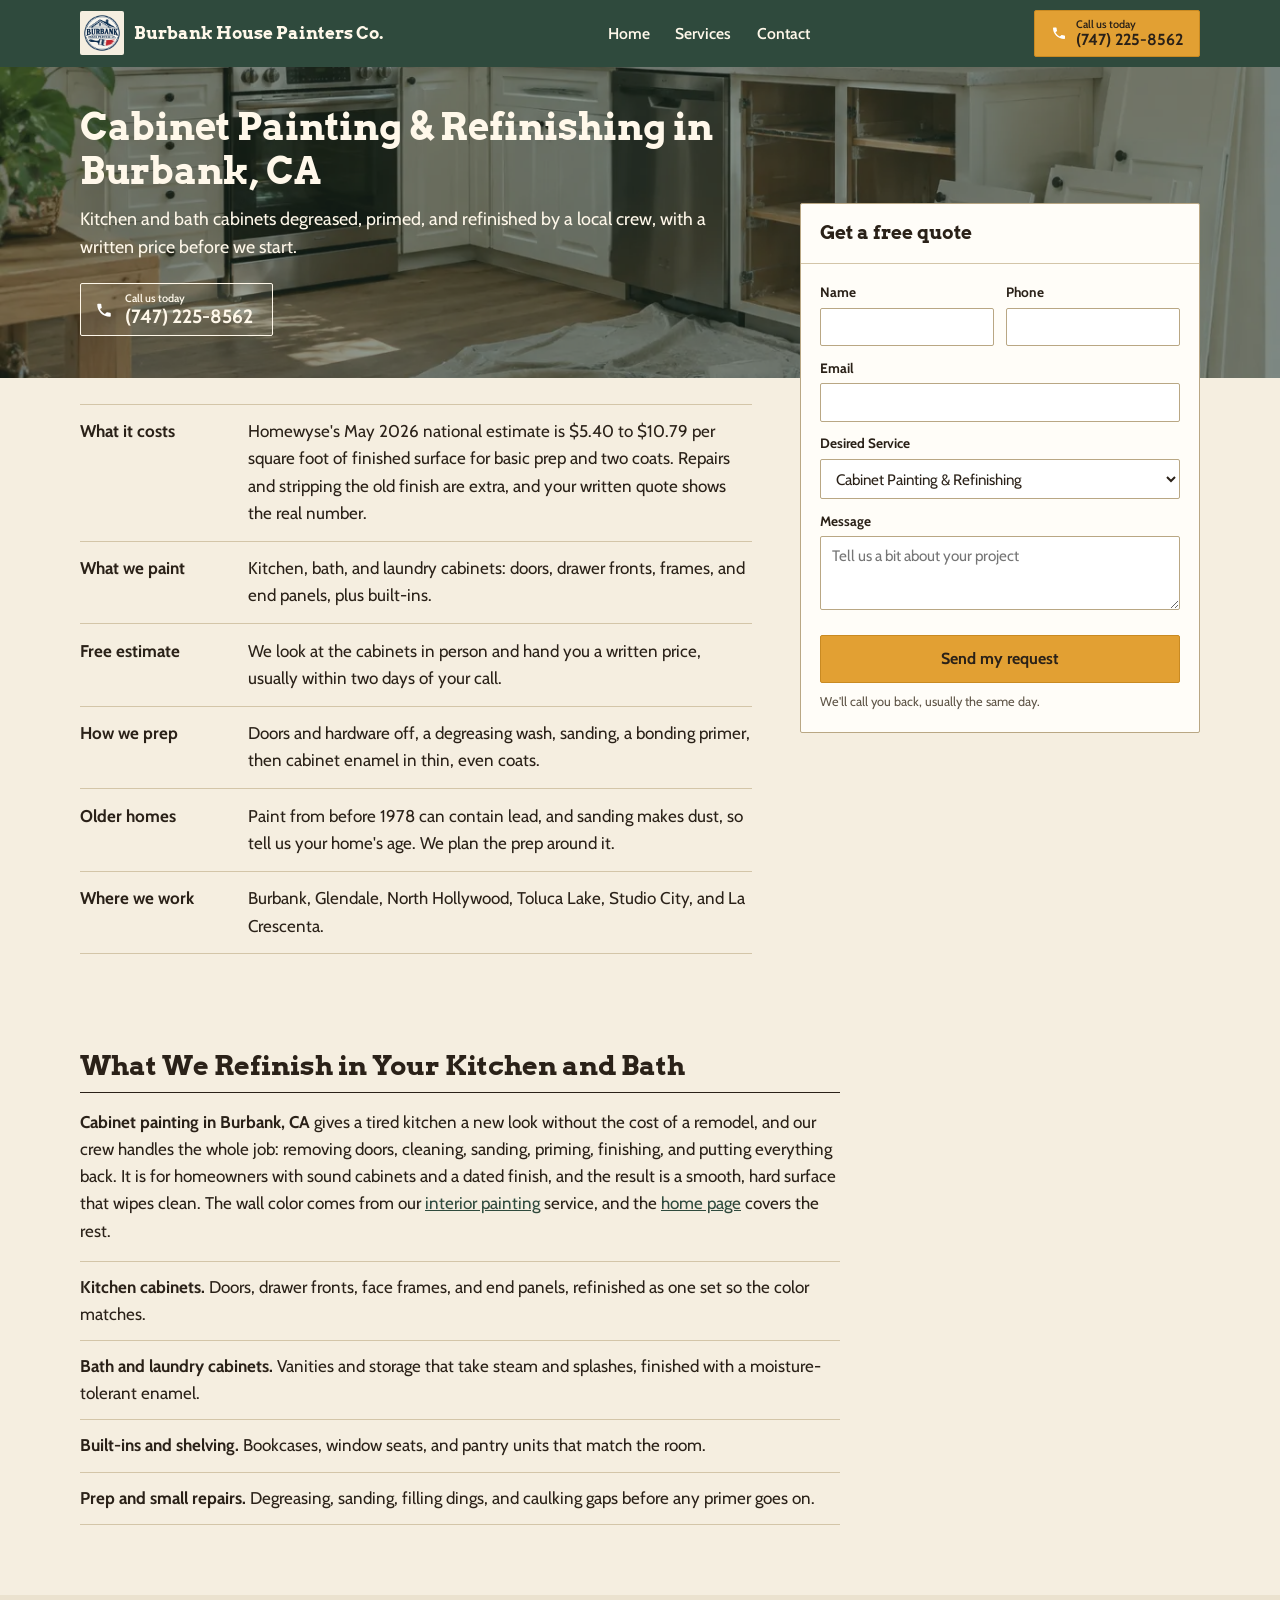
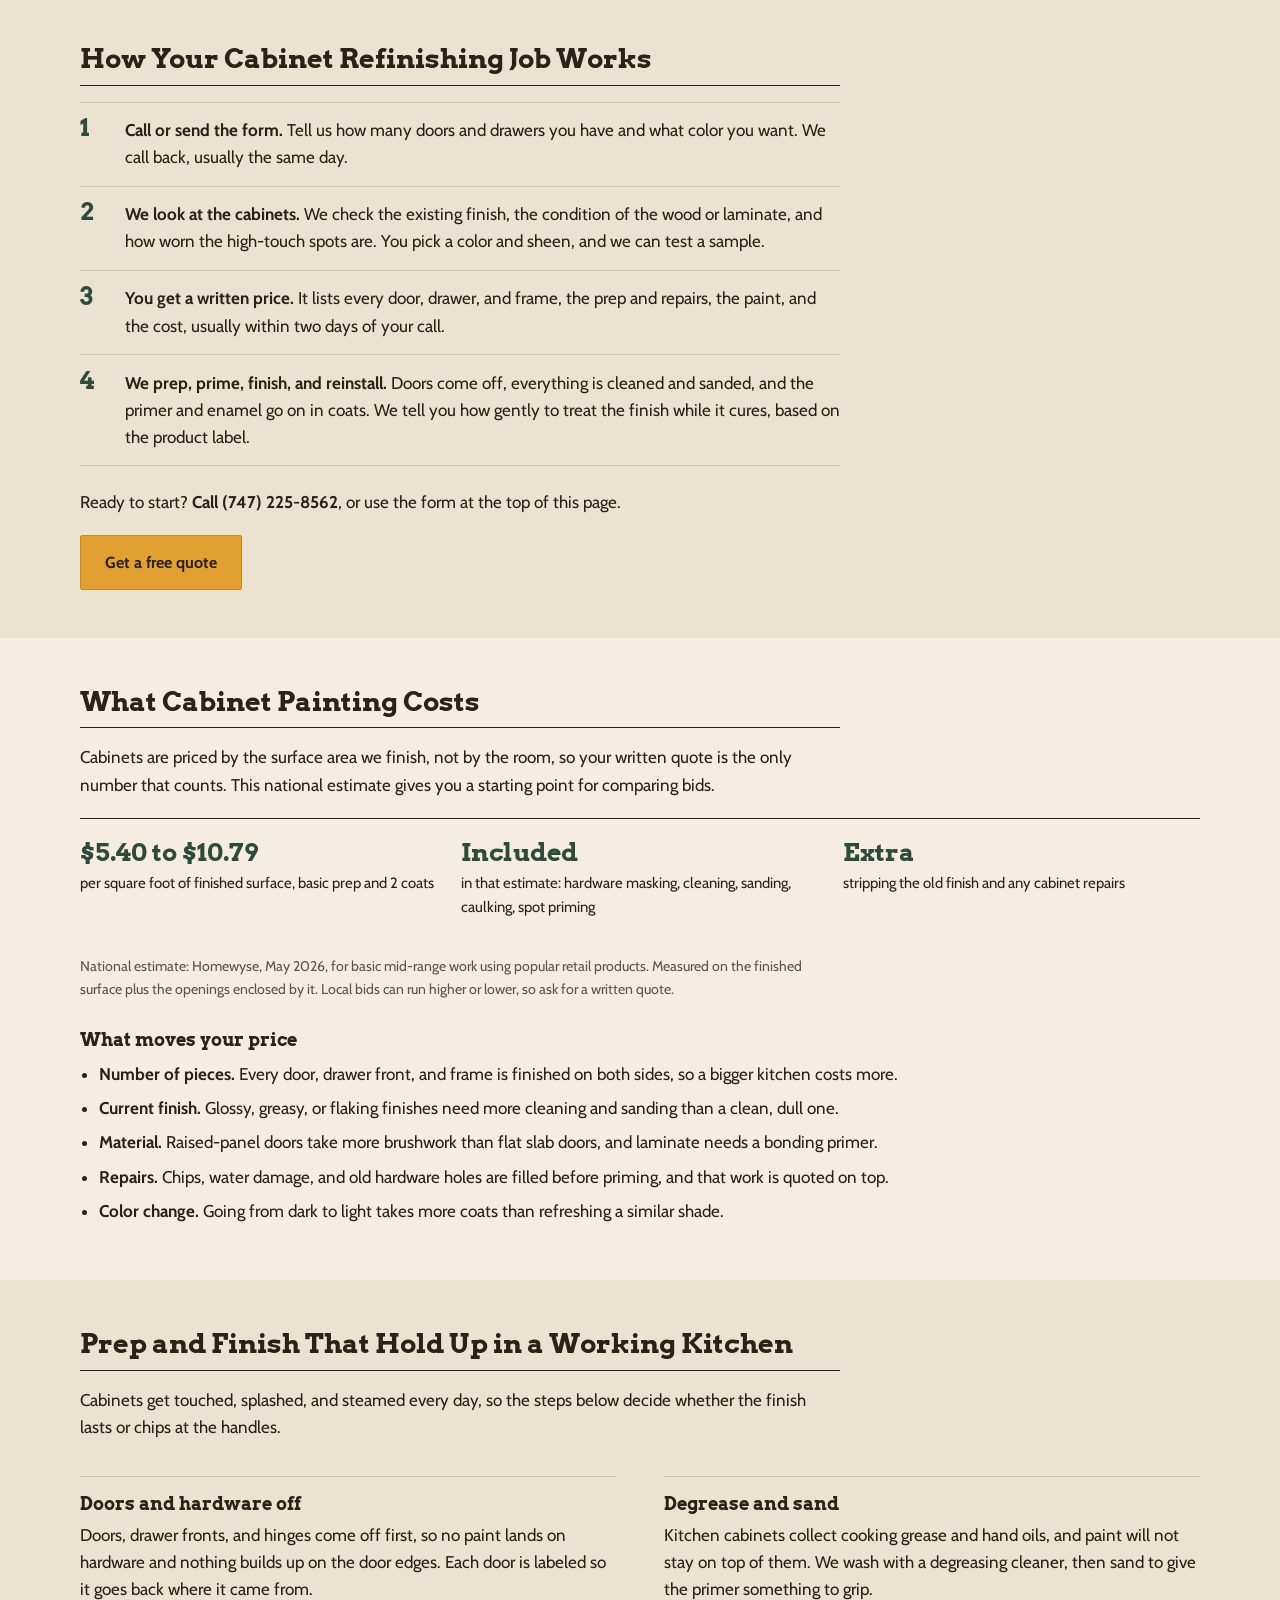
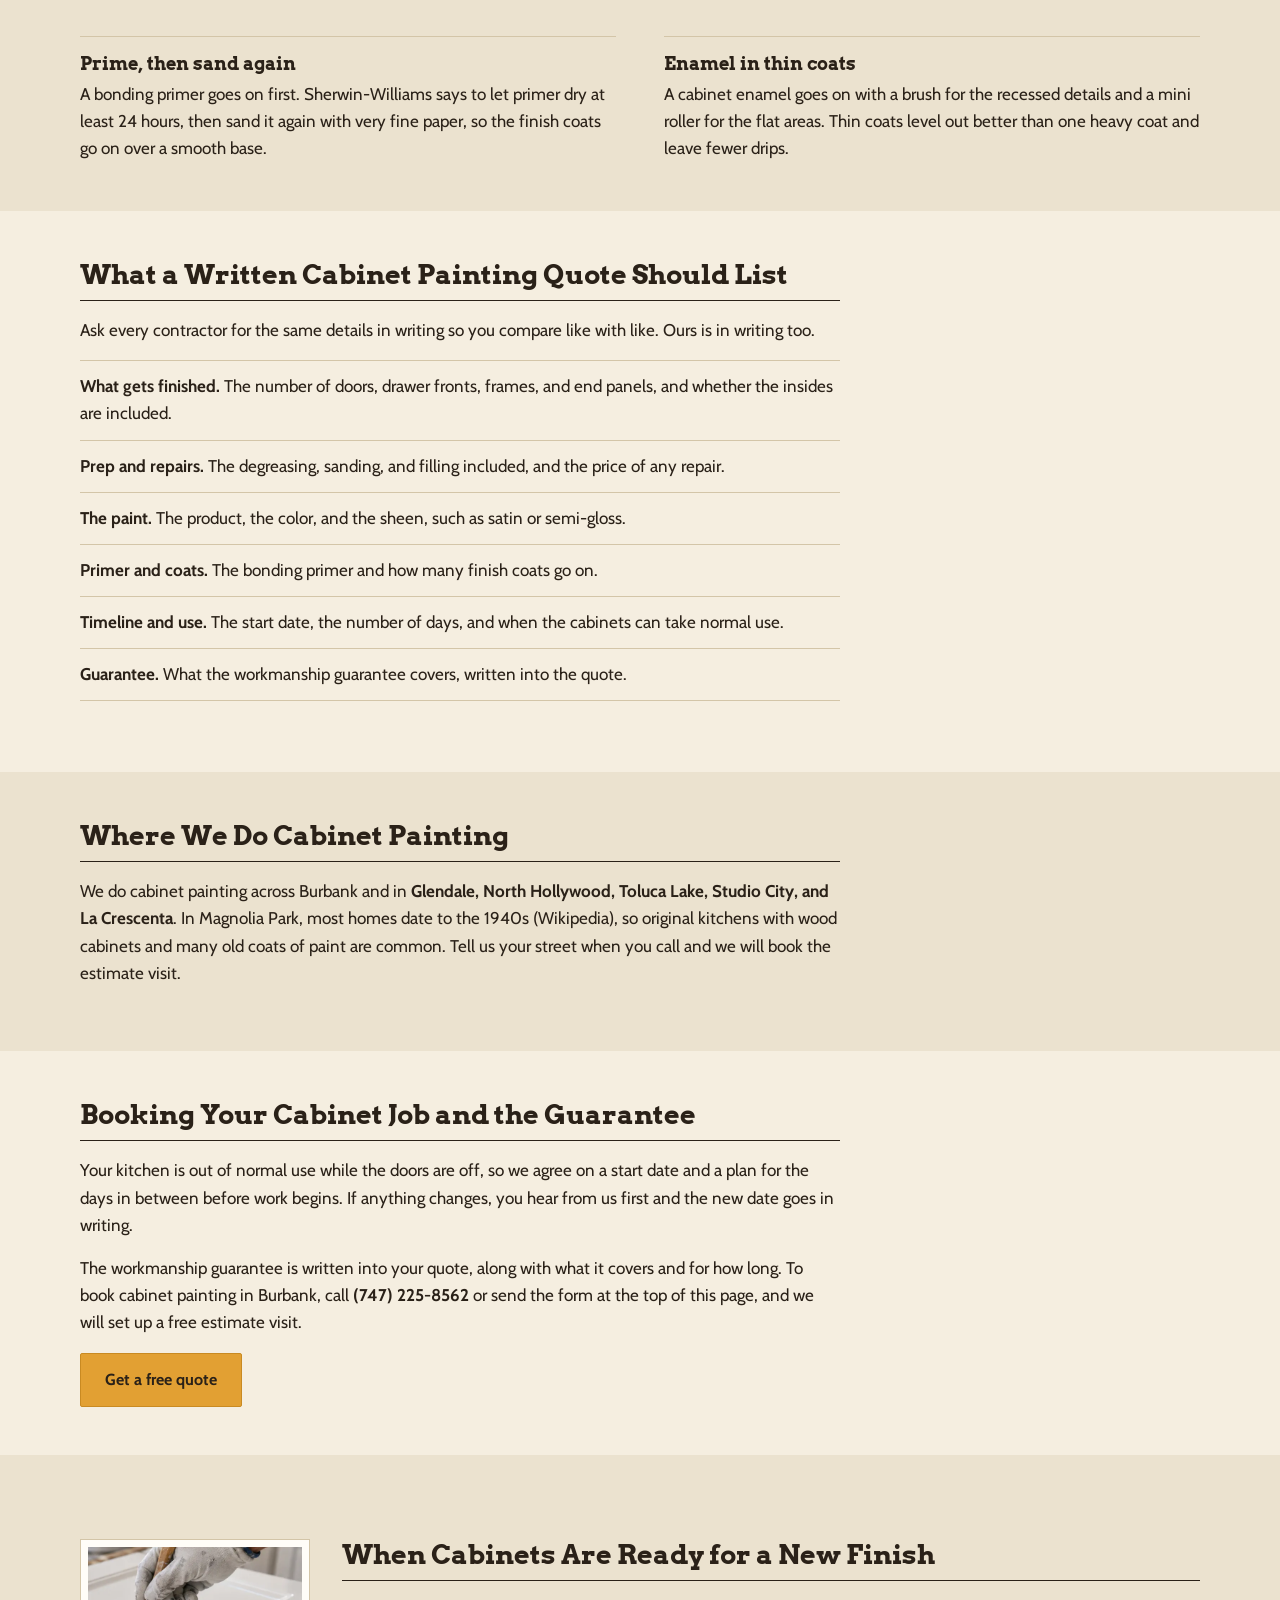
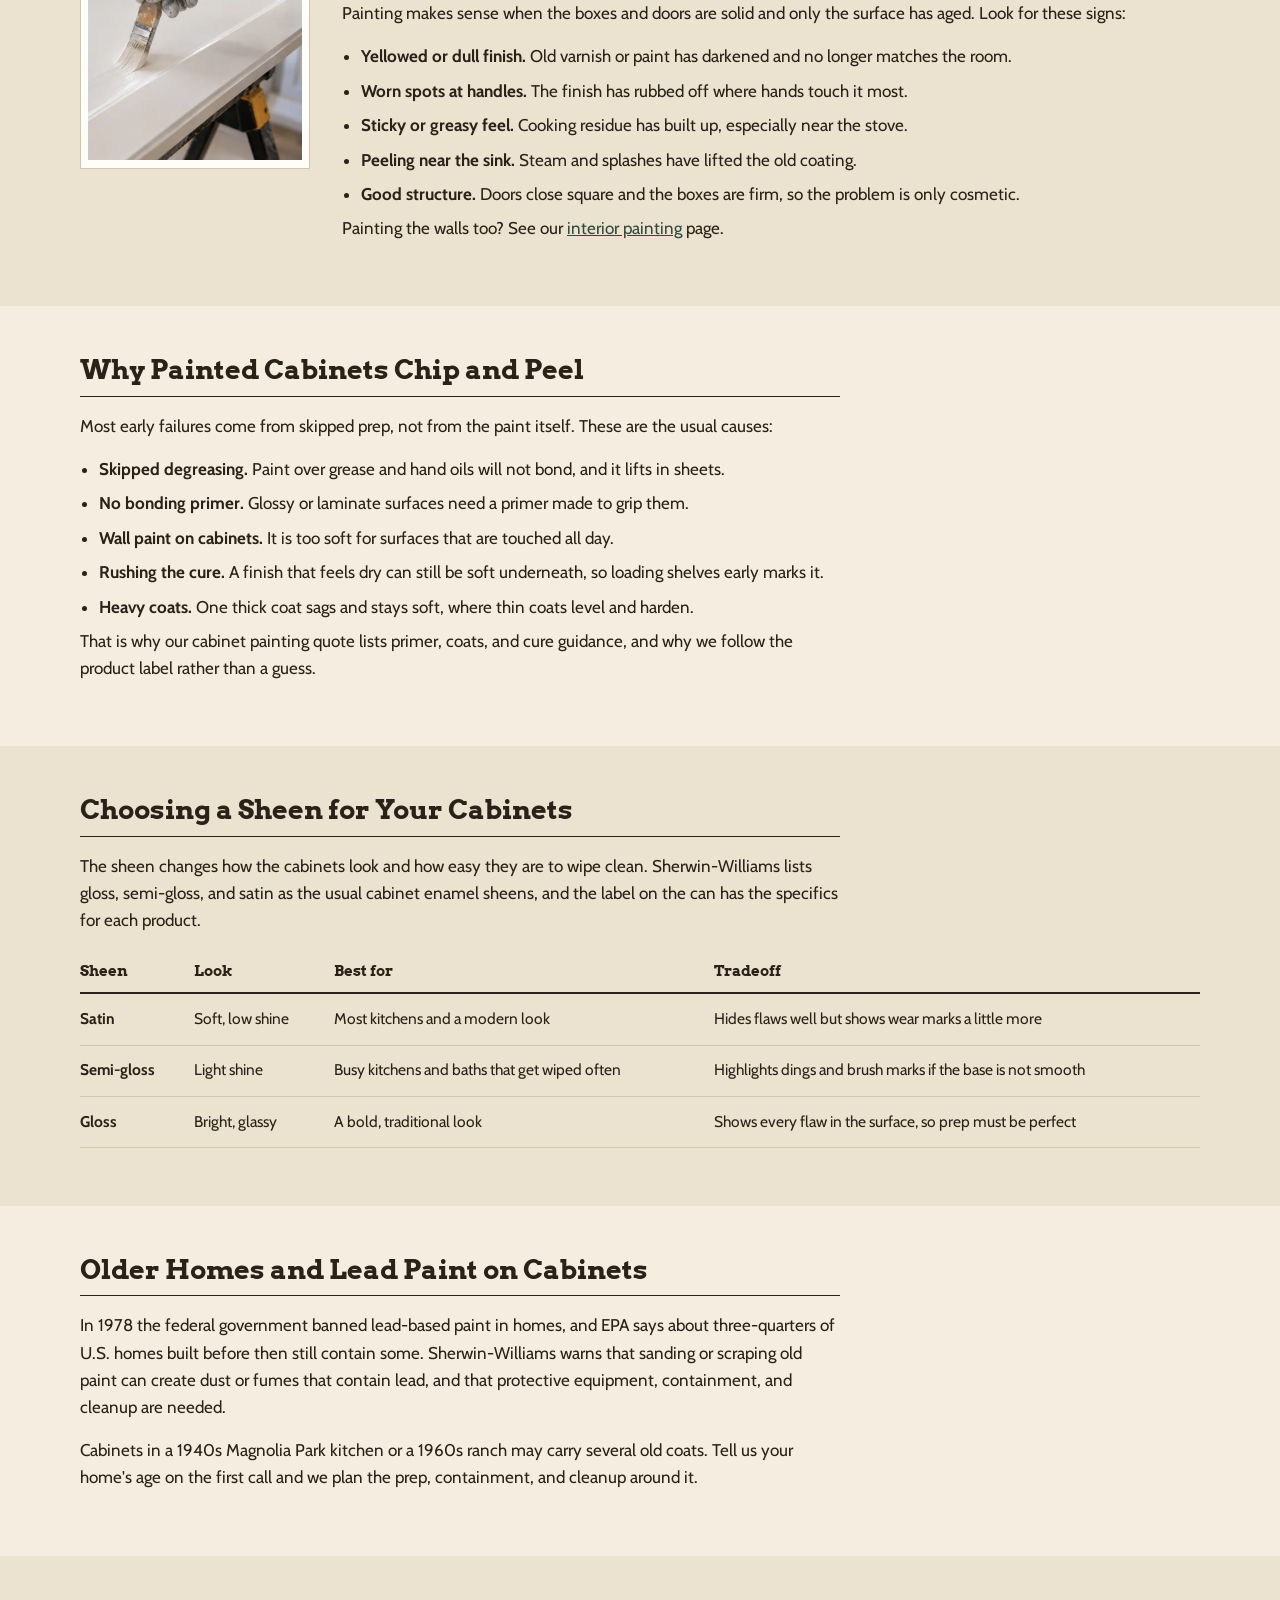
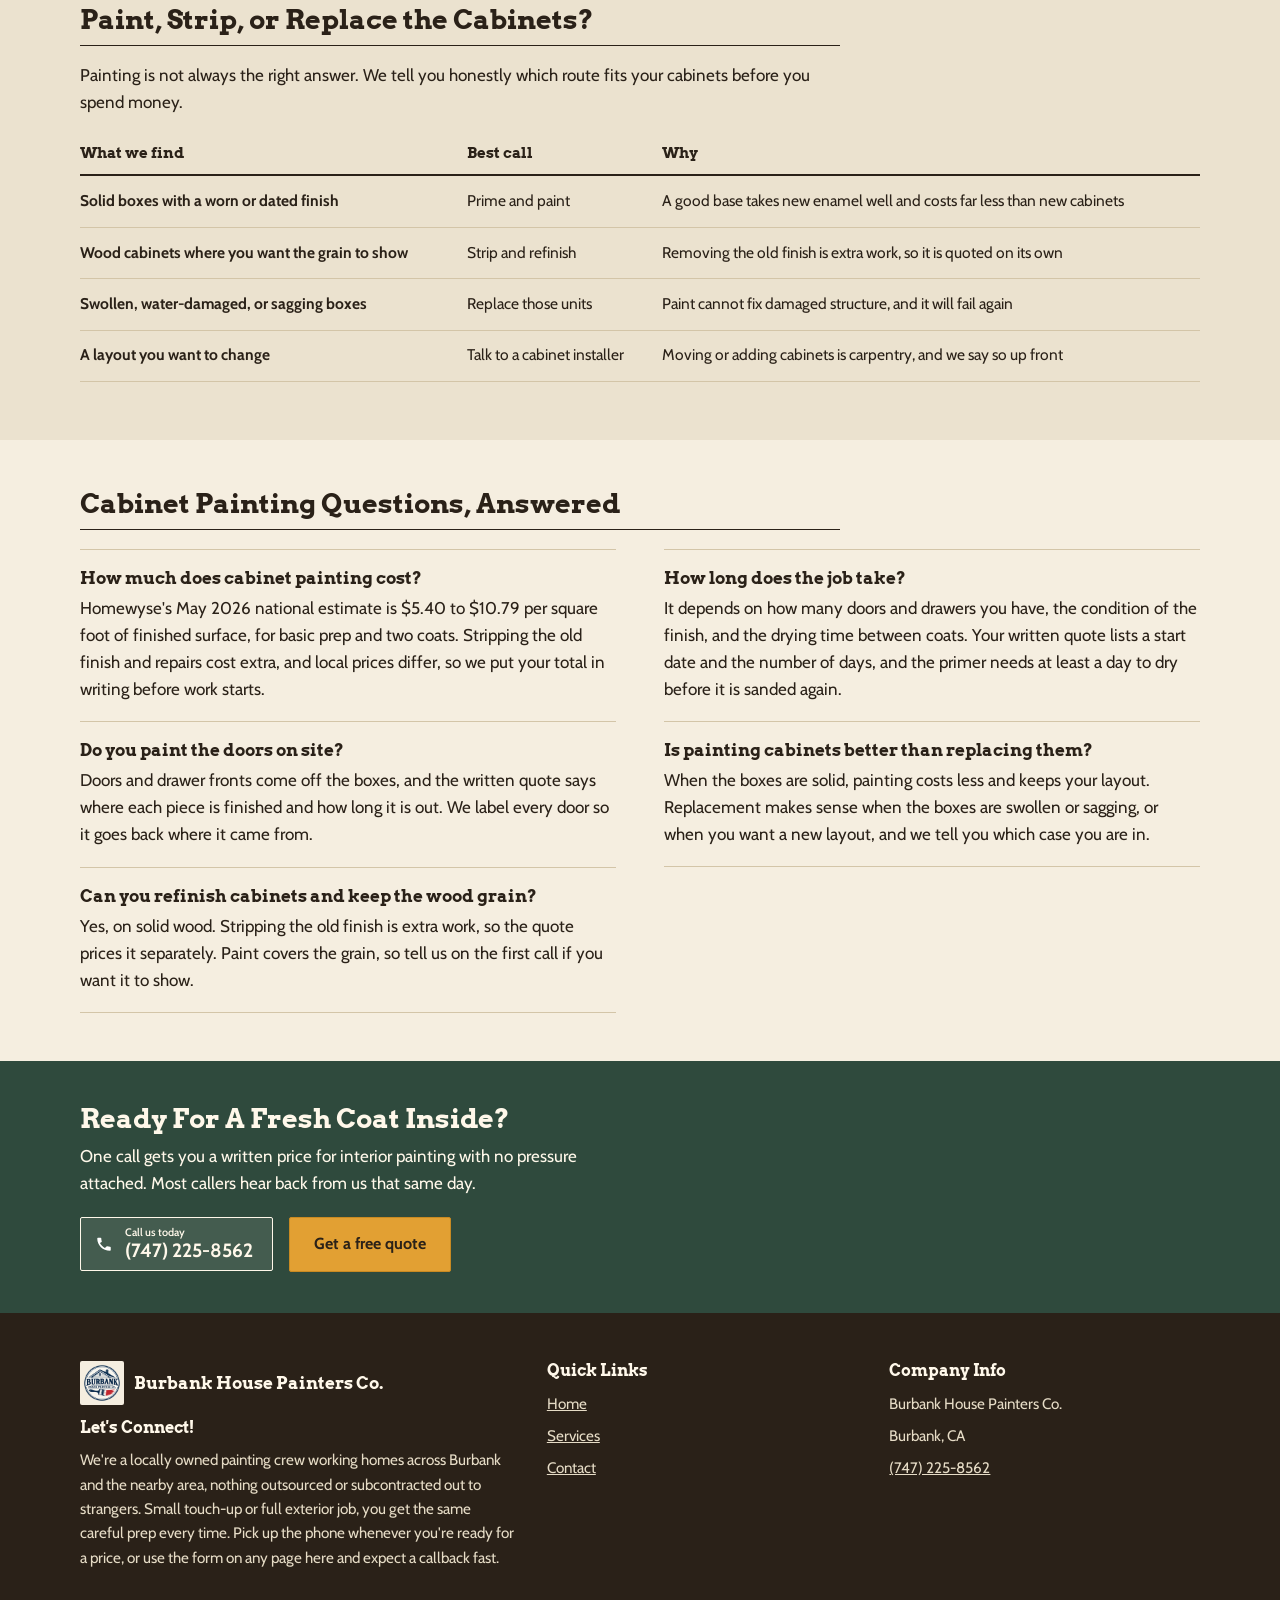
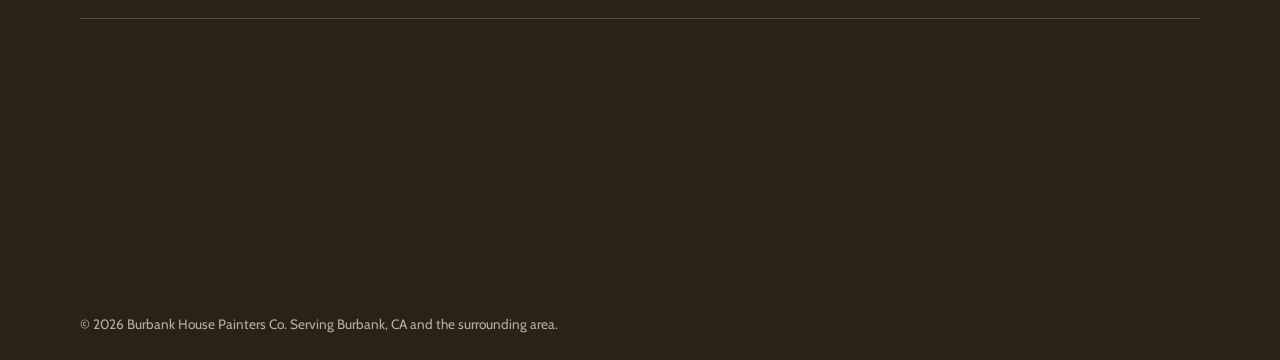
<file: services/cabinet-painting.html>
<!DOCTYPE html>
<html lang="en">
<head>
<meta charset="UTF-8">
<meta name="viewport" content="width=device-width, initial-scale=1.0">
<title>Cabinet Painting Burbank CA | Painting Company</title>
<meta name="description" content="Cabinet painting and refinishing in Burbank, CA: kitchen and bath cabinets cleaned, primed and finished. Free estimate. Call (747) 225-8562.">
<link rel="canonical" href="https://burbankhousepainters.com/services/cabinet-painting">

<meta property="og:type" content="website">
<meta property="og:site_name" content="Burbank House Painters Co.">
<meta property="og:title" content="Cabinet Painting Burbank CA | Painting Company">
<meta property="og:description" content="Cabinet painting and refinishing in Burbank, CA: kitchen and bath cabinets cleaned, primed and finished. Free estimate. Call (747) 225-8562.">
<meta property="og:url" content="https://burbankhousepainters.com/services/cabinet-painting">
<meta property="og:image" content="https://burbankhousepainters.com/images/cabinet-painting-burbank-ca-og.jpg">
<meta name="twitter:card" content="summary_large_image">
<meta name="twitter:title" content="Cabinet Painting Burbank CA | Painting Company">
<meta name="twitter:description" content="Cabinet painting and refinishing in Burbank, CA: kitchen and bath cabinets cleaned, primed and finished. Free estimate. Call (747) 225-8562.">
<meta name="twitter:image" content="https://burbankhousepainters.com/images/cabinet-painting-burbank-ca-og.jpg">

<link rel="icon" type="image/svg+xml" href="../favicon.svg">
<link rel="preconnect" href="https://fonts.googleapis.com">
<link rel="preconnect" href="https://fonts.gstatic.com" crossorigin>
<link rel="stylesheet" href="https://fonts.googleapis.com/css2?family=Arvo:wght@700&family=Cabin:wght@400;600;700&display=swap">
<link rel="stylesheet" href="../css/style.css">
<script type="application/ld+json">
{
  "@context": "https://schema.org",
  "@type": "HomeAndConstructionBusiness",
  "name": "Burbank House Painters Co.",
  "url": "https://burbankhousepainters.com/services/cabinet-painting",
  "telephone": "+17472258562",
  "address": {
    "@type": "PostalAddress",
    "addressLocality": "Burbank",
    "addressRegion": "CA",
    "addressCountry": "US"
  },
  "areaServed": [
    { "@type": "City", "name": "Burbank, CA" },
    { "@type": "City", "name": "Glendale, CA" },
    { "@type": "City", "name": "North Hollywood, CA" },
    { "@type": "City", "name": "Toluca Lake, CA" },
    { "@type": "City", "name": "Studio City, CA" },
    { "@type": "City", "name": "La Crescenta, CA" }
  ]
}
</script>
</head>
<body>

<header class="site-header">
  <div class="wrap">
    <a href="../index.html" class="logo">
      <img src="../images/burbank-house-painters-co-logo.png" alt="Burbank House Painters Co. logo" width="56" height="56">
      Burbank House Painters Co.
    </a>
    <nav class="main-nav" aria-label="Primary">
      <a href="../index.html">Home</a>
      <a href="../index.html#services">Services</a>
      <a href="#contact">Contact</a>
    </nav>
    <div class="header-actions">
      <a href="tel:+17472258562" class="call-badge">
        <span class="icon-circle" aria-hidden="true">
          <svg width="16" height="16" viewBox="0 0 24 24" fill="none" xmlns="http://www.w3.org/2000/svg"><path d="M6.6 10.8c1.4 2.8 3.8 5.2 6.6 6.6l2.2-2.2c.3-.3.7-.4 1-.2 1.1.4 2.3.6 3.6.6.6 0 1 .4 1 1V20c0 .6-.4 1-1 1C10.4 21 3 13.6 3 4.6c0-.6.4-1 1-1h3.4c.6 0 1 .4 1 1 0 1.3.2 2.5.6 3.6.1.4 0 .8-.2 1L6.6 10.8z" fill="#fff"/></svg>
        </span>
        <span class="call-text">
          <span class="call-label">Call us today</span>
          <span class="call-number">(747) 225-8562</span>
        </span>
      </a>
      <button class="nav-toggle" aria-label="Toggle menu" aria-expanded="false">
        <span></span><span></span><span></span>
      </button>
    </div>
  </div>
</header>

<main>

  <section class="top" id="contact">
    <div class="top-band">
      <img class="top-photo" src="../images/cabinet-painting-burbank-ca-hero.webp" width="1392" height="783" fetchpriority="high" style="object-position:50% 76%" alt="Kitchen with cabinet doors removed and a drop cloth down, cabinet painting in Burbank CA">
      <div class="wrap top-band-inner">
        <div class="top-intro">
          <h1>Cabinet Painting &amp; Refinishing in Burbank, CA</h1>
          <p class="top-sub">Kitchen and bath cabinets degreased, primed, and refinished by a local crew, with a written price before we start.</p>
          <a href="tel:+17472258562" class="hero-phone-btn">
            <span class="icon-circle" aria-hidden="true">
              <svg width="18" height="18" viewBox="0 0 24 24" fill="none" xmlns="http://www.w3.org/2000/svg"><path d="M6.6 10.8c1.4 2.8 3.8 5.2 6.6 6.6l2.2-2.2c.3-.3.7-.4 1-.2 1.1.4 2.3.6 3.6.6.6 0 1 .4 1 1V20c0 .6-.4 1-1 1C10.4 21 3 13.6 3 4.6c0-.6.4-1 1-1h3.4c.6 0 1 .4 1 1 0 1.3.2 2.5.6 3.6.1.4 0 .8-.2 1L6.6 10.8z" fill="#fff"/></svg>
            </span>
            <span>
              <span class="call-label">Call us today</span>
              <span class="call-number">(747) 225-8562</span>
            </span>
          </a>
        </div>
      </div>
    </div>

    <div class="wrap top-grid">
      <div class="top-specs">
        <p class="spec-row"><strong>What it costs</strong> <span>Homewyse's May 2026 national estimate is $5.40 to $10.79 per square foot of finished surface for basic prep and two coats. Repairs and stripping the old finish are extra, and your written quote shows the real number.</span></p>
        <p class="spec-row"><strong>What we paint</strong> <span>Kitchen, bath, and laundry cabinets: doors, drawer fronts, frames, and end panels, plus built-ins.</span></p>
        <p class="spec-row"><strong>Free estimate</strong> <span>We look at the cabinets in person and hand you a written price, usually within two days of your call.</span></p>
        <p class="spec-row"><strong>How we prep</strong> <span>Doors and hardware off, a degreasing wash, sanding, a bonding primer, then cabinet enamel in thin, even coats.</span></p>
        <p class="spec-row"><strong>Older homes</strong> <span>Paint from before 1978 can contain lead, and sanding makes dust, so tell us your home's age. We plan the prep around it.</span></p>
        <p class="spec-row"><strong>Where we work</strong> <span>Burbank, Glendale, North Hollywood, Toluca Lake, Studio City, and La Crescenta.</span></p>
      </div>

      <aside class="top-form" aria-label="Free quote request">
        <div class="quote-form-card">
          <p class="form-title">Get a free quote</p>
          <div class="quote-form-body">
            <form class="quote-form" action="https://unemployable-leadgen-form-handler.davideforestali.workers.dev/submit" method="POST">
              <div class="field-row">
                <div>
                  <label for="name">Name</label>
                  <input type="text" id="name" name="name" required>
                </div>
                <div>
                  <label for="phone">Phone</label>
                  <input type="tel" id="phone" name="phone" required>
                </div>
              </div>

              <label for="email">Email</label>
              <input type="email" id="email" name="email" required>

              <label for="service">Desired Service</label>
              <select id="service" name="service">
                <option value="Interior Painting">Interior Painting</option>
                <option value="Cabinet Painting & Refinishing" selected>Cabinet Painting & Refinishing</option>
                <option value="Exterior Painting">Exterior Painting</option>
                <option value="Deck & Fence Staining">Deck & Fence Staining</option>
                <option value="Not Sure">Not Sure Yet</option>
              </select>

              <label for="message">Message</label>
              <textarea id="message" name="message" placeholder="Tell us a bit about your project"></textarea>

              <div style="position:absolute;left:-9999px;top:-9999px" aria-hidden="true">
                <label for="_gotcha">Leave this field empty</label>
                <input type="text" id="_gotcha" name="_gotcha" tabindex="-1" autocomplete="off">
              </div>
              <button type="submit" class="btn-cta">Send my request</button>
              <p class="form-note">We'll call you back, usually the same day.</p>
              <p class="form-status" role="status"></p>
            </form>
          </div>
        </div>
      </aside>
    </div>
  </section>

  <section class="section" id="what-we-paint">
    <div class="wrap">
      <div class="prose-col">
        <h2>What We Refinish in Your Kitchen and Bath</h2>
        <p><strong>Cabinet painting in Burbank, CA</strong> gives a tired kitchen a new look without the cost of a remodel, and our crew handles the whole job: removing doors, cleaning, sanding, priming, finishing, and putting everything back. It is for homeowners with sound cabinets and a dated finish, and the result is a smooth, hard surface that wipes clean. The wall color comes from our <a href="interior-painting.html">interior painting</a> service, and the <a href="../index.html">home page</a> covers the rest.</p>
        <ul class="check-list">
          <li><strong>Kitchen cabinets.</strong> Doors, drawer fronts, face frames, and end panels, refinished as one set so the color matches.</li>
          <li><strong>Bath and laundry cabinets.</strong> Vanities and storage that take steam and splashes, finished with a moisture-tolerant enamel.</li>
          <li><strong>Built-ins and shelving.</strong> Bookcases, window seats, and pantry units that match the room.</li>
          <li><strong>Prep and small repairs.</strong> Degreasing, sanding, filling dings, and caulking gaps before any primer goes on.</li>
        </ul>
      </div>
    </div>
  </section>

  <section class="section bg-light" id="how-it-works">
    <div class="wrap">
      <div class="prose-col">
        <h2>How Your Cabinet Refinishing Job Works</h2>
        <ol class="steps">
          <li><strong>Call or send the form.</strong> Tell us how many doors and drawers you have and what color you want. We call back, usually the same day.</li>
          <li><strong>We look at the cabinets.</strong> We check the existing finish, the condition of the wood or laminate, and how worn the high-touch spots are. You pick a color and sheen, and we can test a sample.</li>
          <li><strong>You get a written price.</strong> It lists every door, drawer, and frame, the prep and repairs, the paint, and the cost, usually within two days of your call.</li>
          <li><strong>We prep, prime, finish, and reinstall.</strong> Doors come off, everything is cleaned and sanded, and the primer and enamel go on in coats. We tell you how gently to treat the finish while it cures, based on the product label.</li>
        </ol>
        <p class="how-note">Ready to start? <strong>Call (747) 225-8562</strong>, or use the form at the top of this page.</p>
        <a href="#contact" class="btn-cta">Get a free quote</a>
      </div>
    </div>
  </section>

  <section class="section" id="cost">
    <div class="wrap">
      <div class="prose-col">
        <h2>What Cabinet Painting Costs</h2>
        <p>Cabinets are priced by the surface area we finish, not by the room, so your written quote is the only number that counts. This national estimate gives you a starting point for comparing bids.</p>
      </div>
      <ul class="stat-row stat-row-3">
        <li><span class="stat-num">$5.40 to $10.79</span> <span class="stat-label">per square foot of finished surface, basic prep and 2 coats</span></li>
        <li><span class="stat-num">Included</span> <span class="stat-label">in that estimate: hardware masking, cleaning, sanding, caulking, spot priming</span></li>
        <li><span class="stat-num">Extra</span> <span class="stat-label">stripping the old finish and any cabinet repairs</span></li>
      </ul>
      <p class="source-note">National estimate: Homewyse, May 2026, for basic mid-range work using popular retail products. Measured on the finished surface plus the openings enclosed by it. Local bids can run higher or lower, so ask for a written quote.</p>

      <h3>What moves your price</h3>
      <ul class="bullets cost-factors">
        <li><strong>Number of pieces.</strong> Every door, drawer front, and frame is finished on both sides, so a bigger kitchen costs more.</li>
        <li><strong>Current finish.</strong> Glossy, greasy, or flaking finishes need more cleaning and sanding than a clean, dull one.</li>
        <li><strong>Material.</strong> Raised-panel doors take more brushwork than flat slab doors, and laminate needs a bonding primer.</li>
        <li><strong>Repairs.</strong> Chips, water damage, and old hardware holes are filled before priming, and that work is quoted on top.</li>
        <li><strong>Color change.</strong> Going from dark to light takes more coats than refreshing a similar shade.</li>
      </ul>
    </div>
  </section>

  <section class="section bg-light" id="process">
    <div class="wrap">
      <div class="prose-col">
        <h2>Prep and Finish That Hold Up in a Working Kitchen</h2>
        <p>Cabinets get touched, splashed, and steamed every day, so the steps below decide whether the finish lasts or chips at the handles.</p>
      </div>
      <div class="local-body repairs-body">
        <div class="note">
          <h3>Doors and hardware off</h3>
          <p>Doors, drawer fronts, and hinges come off first, so no paint lands on hardware and nothing builds up on the door edges. Each door is labeled so it goes back where it came from.</p>
        </div>
        <div class="note">
          <h3>Degrease and sand</h3>
          <p>Kitchen cabinets collect cooking grease and hand oils, and paint will not stay on top of them. We wash with a degreasing cleaner, then sand to give the primer something to grip.</p>
        </div>
        <div class="note">
          <h3>Prime, then sand again</h3>
          <p>A bonding primer goes on first. Sherwin-Williams says to let primer dry at least 24 hours, then sand it again with very fine paper, so the finish coats go on over a smooth base.</p>
        </div>
        <div class="note">
          <h3>Enamel in thin coats</h3>
          <p>A cabinet enamel goes on with a brush for the recessed details and a mini roller for the flat areas. Thin coats level out better than one heavy coat and leave fewer drips.</p>
        </div>
      </div>
    </div>
  </section>

  <section class="section" id="quote-checklist">
    <div class="wrap">
      <div class="prose-col">
        <h2>What a Written Cabinet Painting Quote Should List</h2>
        <p>Ask every contractor for the same details in writing so you compare like with like. Ours is in writing too.</p>
        <ul class="check-list">
          <li><strong>What gets finished.</strong> The number of doors, drawer fronts, frames, and end panels, and whether the insides are included.</li>
          <li><strong>Prep and repairs.</strong> The degreasing, sanding, and filling included, and the price of any repair.</li>
          <li><strong>The paint.</strong> The product, the color, and the sheen, such as satin or semi-gloss.</li>
          <li><strong>Primer and coats.</strong> The bonding primer and how many finish coats go on.</li>
          <li><strong>Timeline and use.</strong> The start date, the number of days, and when the cabinets can take normal use.</li>
          <li><strong>Guarantee.</strong> What the workmanship guarantee covers, written into the quote.</li>
        </ul>
      </div>
    </div>
  </section>

  <section class="section bg-light" id="area">
    <div class="wrap">
      <div class="prose-col">
        <h2>Where We Do Cabinet Painting</h2>
        <p>We do cabinet painting across Burbank and in <strong>Glendale, North Hollywood, Toluca Lake, Studio City, and La Crescenta</strong>. In Magnolia Park, most homes date to the 1940s (Wikipedia), so original kitchens with wood cabinets and many old coats of paint are common. Tell us your street when you call and we will book the estimate visit.</p>
      </div>
    </div>
  </section>

  <section class="section" id="booking">
    <div class="wrap">
      <div class="prose-col">
        <h2>Booking Your Cabinet Job and the Guarantee</h2>
        <p>Your kitchen is out of normal use while the doors are off, so we agree on a start date and a plan for the days in between before work begins. If anything changes, you hear from us first and the new date goes in writing.</p>
        <p>The workmanship guarantee is written into your quote, along with what it covers and for how long. To book cabinet painting in Burbank, call <strong>(747) 225-8562</strong> or send the form at the top of this page, and we will set up a free estimate visit.</p>
        <a href="#contact" class="btn-cta">Get a free quote</a>
      </div>
    </div>
  </section>

  <section class="section bg-light" id="when">
    <div class="wrap">
      <div class="split">
        <img class="split-photo" src="../images/cabinet-painting-burbank-ca-detail.webp" width="600" height="800" loading="lazy" alt="Painter brushing a cabinet door during cabinet painting in Burbank CA">
        <div>
          <h2>When Cabinets Are Ready for a New Finish</h2>
          <p>Painting makes sense when the boxes and doors are solid and only the surface has aged. Look for these signs:</p>
          <ul class="bullets">
            <li><strong>Yellowed or dull finish.</strong> Old varnish or paint has darkened and no longer matches the room.</li>
            <li><strong>Worn spots at handles.</strong> The finish has rubbed off where hands touch it most.</li>
            <li><strong>Sticky or greasy feel.</strong> Cooking residue has built up, especially near the stove.</li>
            <li><strong>Peeling near the sink.</strong> Steam and splashes have lifted the old coating.</li>
            <li><strong>Good structure.</strong> Doors close square and the boxes are firm, so the problem is only cosmetic.</li>
          </ul>
          <p>Painting the walls too? See our <a href="interior-painting.html">interior painting</a> page.</p>
        </div>
      </div>
    </div>
  </section>

  <section class="section" id="why">
    <div class="wrap">
      <div class="prose-col">
        <h2>Why Painted Cabinets Chip and Peel</h2>
        <p>Most early failures come from skipped prep, not from the paint itself. These are the usual causes:</p>
        <ul class="bullets">
          <li><strong>Skipped degreasing.</strong> Paint over grease and hand oils will not bond, and it lifts in sheets.</li>
          <li><strong>No bonding primer.</strong> Glossy or laminate surfaces need a primer made to grip them.</li>
          <li><strong>Wall paint on cabinets.</strong> It is too soft for surfaces that are touched all day.</li>
          <li><strong>Rushing the cure.</strong> A finish that feels dry can still be soft underneath, so loading shelves early marks it.</li>
          <li><strong>Heavy coats.</strong> One thick coat sags and stays soft, where thin coats level and harden.</li>
        </ul>
        <p>That is why our cabinet painting quote lists primer, coats, and cure guidance, and why we follow the product label rather than a guess.</p>
      </div>
    </div>
  </section>

  <section class="section bg-light" id="finishes">
    <div class="wrap">
      <div class="prose-col">
        <h2>Choosing a Sheen for Your Cabinets</h2>
        <p>The sheen changes how the cabinets look and how easy they are to wipe clean. Sherwin-Williams lists gloss, semi-gloss, and satin as the usual cabinet enamel sheens, and the label on the can has the specifics for each product.</p>
      </div>
      <div class="table-scroll">
        <table class="cost-table finish-table">
          <thead>
            <tr><th scope="col">Sheen</th><th scope="col">Look</th><th scope="col">Best for</th><th scope="col">Tradeoff</th></tr>
          </thead>
          <tbody>
            <tr><td>Satin</td><td>Soft, low shine</td><td>Most kitchens and a modern look</td><td>Hides flaws well but shows wear marks a little more</td></tr>
            <tr><td>Semi-gloss</td><td>Light shine</td><td>Busy kitchens and baths that get wiped often</td><td>Highlights dings and brush marks if the base is not smooth</td></tr>
            <tr><td>Gloss</td><td>Bright, glassy</td><td>A bold, traditional look</td><td>Shows every flaw in the surface, so prep must be perfect</td></tr>
          </tbody>
        </table>
      </div>
    </div>
  </section>

  <section class="section" id="lead">
    <div class="wrap">
      <div class="prose-col">
        <h2>Older Homes and Lead Paint on Cabinets</h2>
        <p>In 1978 the federal government banned lead-based paint in homes, and EPA says about three-quarters of U.S. homes built before then still contain some. Sherwin-Williams warns that sanding or scraping old paint can create dust or fumes that contain lead, and that protective equipment, containment, and cleanup are needed.</p>
        <p>Cabinets in a 1940s Magnolia Park kitchen or a 1960s ranch may carry several old coats. Tell us your home's age on the first call and we plan the prep, containment, and cleanup around it.</p>
      </div>
    </div>
  </section>

  <section class="section bg-light" id="options">
    <div class="wrap">
      <div class="prose-col">
        <h2>Paint, Strip, or Replace the Cabinets?</h2>
        <p>Painting is not always the right answer. We tell you honestly which route fits your cabinets before you spend money.</p>
      </div>
      <div class="table-scroll">
        <table class="cost-table replace-table">
          <thead>
            <tr><th scope="col">What we find</th><th scope="col">Best call</th><th scope="col">Why</th></tr>
          </thead>
          <tbody>
            <tr><td>Solid boxes with a worn or dated finish</td><td>Prime and paint</td><td>A good base takes new enamel well and costs far less than new cabinets</td></tr>
            <tr><td>Wood cabinets where you want the grain to show</td><td>Strip and refinish</td><td>Removing the old finish is extra work, so it is quoted on its own</td></tr>
            <tr><td>Swollen, water-damaged, or sagging boxes</td><td>Replace those units</td><td>Paint cannot fix damaged structure, and it will fail again</td></tr>
            <tr><td>A layout you want to change</td><td>Talk to a cabinet installer</td><td>Moving or adding cabinets is carpentry, and we say so up front</td></tr>
          </tbody>
        </table>
      </div>
    </div>
  </section>

  <section class="section" id="faq">
    <div class="wrap">
      <div class="prose-col">
        <h2>Cabinet Painting Questions, Answered</h2>
      </div>
      <div class="faq-grid">
        <div class="faq-item">
          <h3>How much does cabinet painting cost?</h3>
          <p>Homewyse's May 2026 national estimate is $5.40 to $10.79 per square foot of finished surface, for basic prep and two coats. Stripping the old finish and repairs cost extra, and local prices differ, so we put your total in writing before work starts.</p>
        </div>
        <div class="faq-item">
          <h3>How long does the job take?</h3>
          <p>It depends on how many doors and drawers you have, the condition of the finish, and the drying time between coats. Your written quote lists a start date and the number of days, and the primer needs at least a day to dry before it is sanded again.</p>
        </div>
        <div class="faq-item">
          <h3>Do you paint the doors on site?</h3>
          <p>Doors and drawer fronts come off the boxes, and the written quote says where each piece is finished and how long it is out. We label every door so it goes back where it came from.</p>
        </div>
        <div class="faq-item">
          <h3>Is painting cabinets better than replacing them?</h3>
          <p>When the boxes are solid, painting costs less and keeps your layout. Replacement makes sense when the boxes are swollen or sagging, or when you want a new layout, and we tell you which case you are in.</p>
        </div>
        <div class="faq-item">
          <h3>Can you refinish cabinets and keep the wood grain?</h3>
          <p>Yes, on solid wood. Stripping the old finish is extra work, so the quote prices it separately. Paint covers the grain, so tell us on the first call if you want it to show.</p>
        </div>
      </div>
    </div>
  </section>

</main>

<section class="cta-band">
  <div class="wrap">
    <h2>Ready For A Fresh Coat Inside?</h2>
    <p>One call gets you a written price for interior painting with no pressure attached. Most callers hear back from us that same day.</p>
    <div class="hero-cta-row">
      <a href="tel:+17472258562" class="hero-phone-btn">
        <span class="icon-circle" aria-hidden="true">
          <svg width="18" height="18" viewBox="0 0 24 24" fill="none" xmlns="http://www.w3.org/2000/svg"><path d="M6.6 10.8c1.4 2.8 3.8 5.2 6.6 6.6l2.2-2.2c.3-.3.7-.4 1-.2 1.1.4 2.3.6 3.6.6.6 0 1 .4 1 1V20c0 .6-.4 1-1 1C10.4 21 3 13.6 3 4.6c0-.6.4-1 1-1h3.4c.6 0 1 .4 1 1 0 1.3.2 2.5.6 3.6.1.4 0 .8-.2 1L6.6 10.8z" fill="#fff"/></svg>
        </span>
        <span>
          <span class="call-label">Call us today</span>
          <span class="call-number">(747) 225-8562</span>
        </span>
      </a>
      <a href="#contact" class="btn-cta">Get a free quote</a>
    </div>
  </div>
</section>

<footer class="site-footer">
  <div class="wrap">
    <div class="footer-grid">
      <div>
        <a href="../index.html" class="logo">
          <img src="../images/burbank-house-painters-co-logo.png" alt="Burbank House Painters Co. logo" width="56" height="56">
          Burbank House Painters Co.
        </a>
        <h3>Let's Connect!</h3>
        <p>We're a locally owned painting crew working homes across Burbank and the nearby area, nothing outsourced or subcontracted out to strangers. Small touch-up or full exterior job, you get the same careful prep every time. Pick up the phone whenever you're ready for a price, or use the form on any page here and expect a callback fast.</p>
      </div>
      <div>
        <h3>Quick Links</h3>
        <ul>
          <li><a href="../index.html">Home</a></li>
          <li><a href="../index.html#services">Services</a></li>
          <li><a href="#contact">Contact</a></li>
        </ul>
      </div>
      <div>
        <h3>Company Info</h3>
        <ul>
          <li>Burbank House Painters Co.</li>
          <li>Burbank, CA</li>
          <li><a href="tel:+17472258562">(747) 225-8562</a></li>
        </ul>
      </div>
    </div>
    <div class="footer-map">
      <iframe src="https://maps.google.com/maps?q=Burbank%2C%20CA&amp;z=12&amp;output=embed" title="Map of Burbank, CA" width="600" height="220" loading="lazy" referrerpolicy="no-referrer-when-downgrade"></iframe>
    </div>
    <div class="footer-bottom">
      &copy; 2026 Burbank House Painters Co. Serving Burbank, CA and the surrounding area.
    </div>
  </div>
</footer>

<script src="../js/main.js"></script>
</body>
</html>
</file>
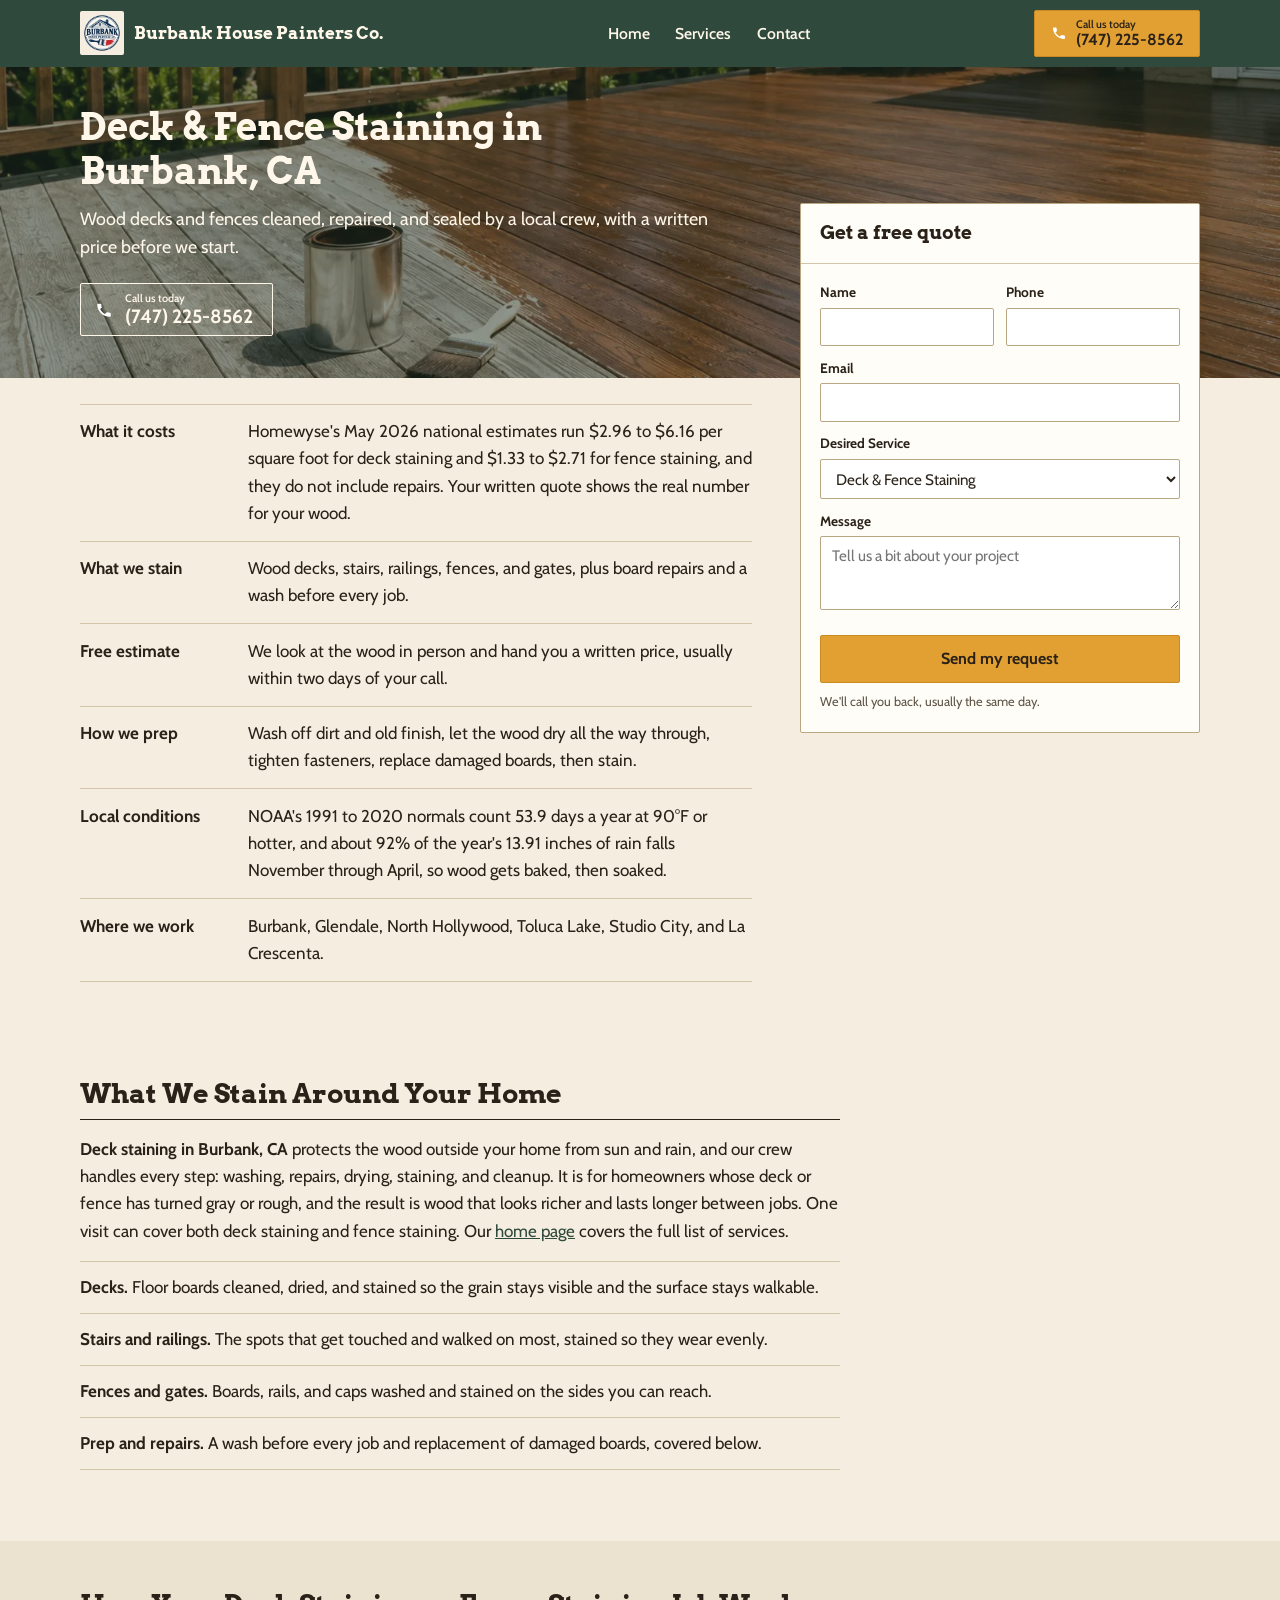
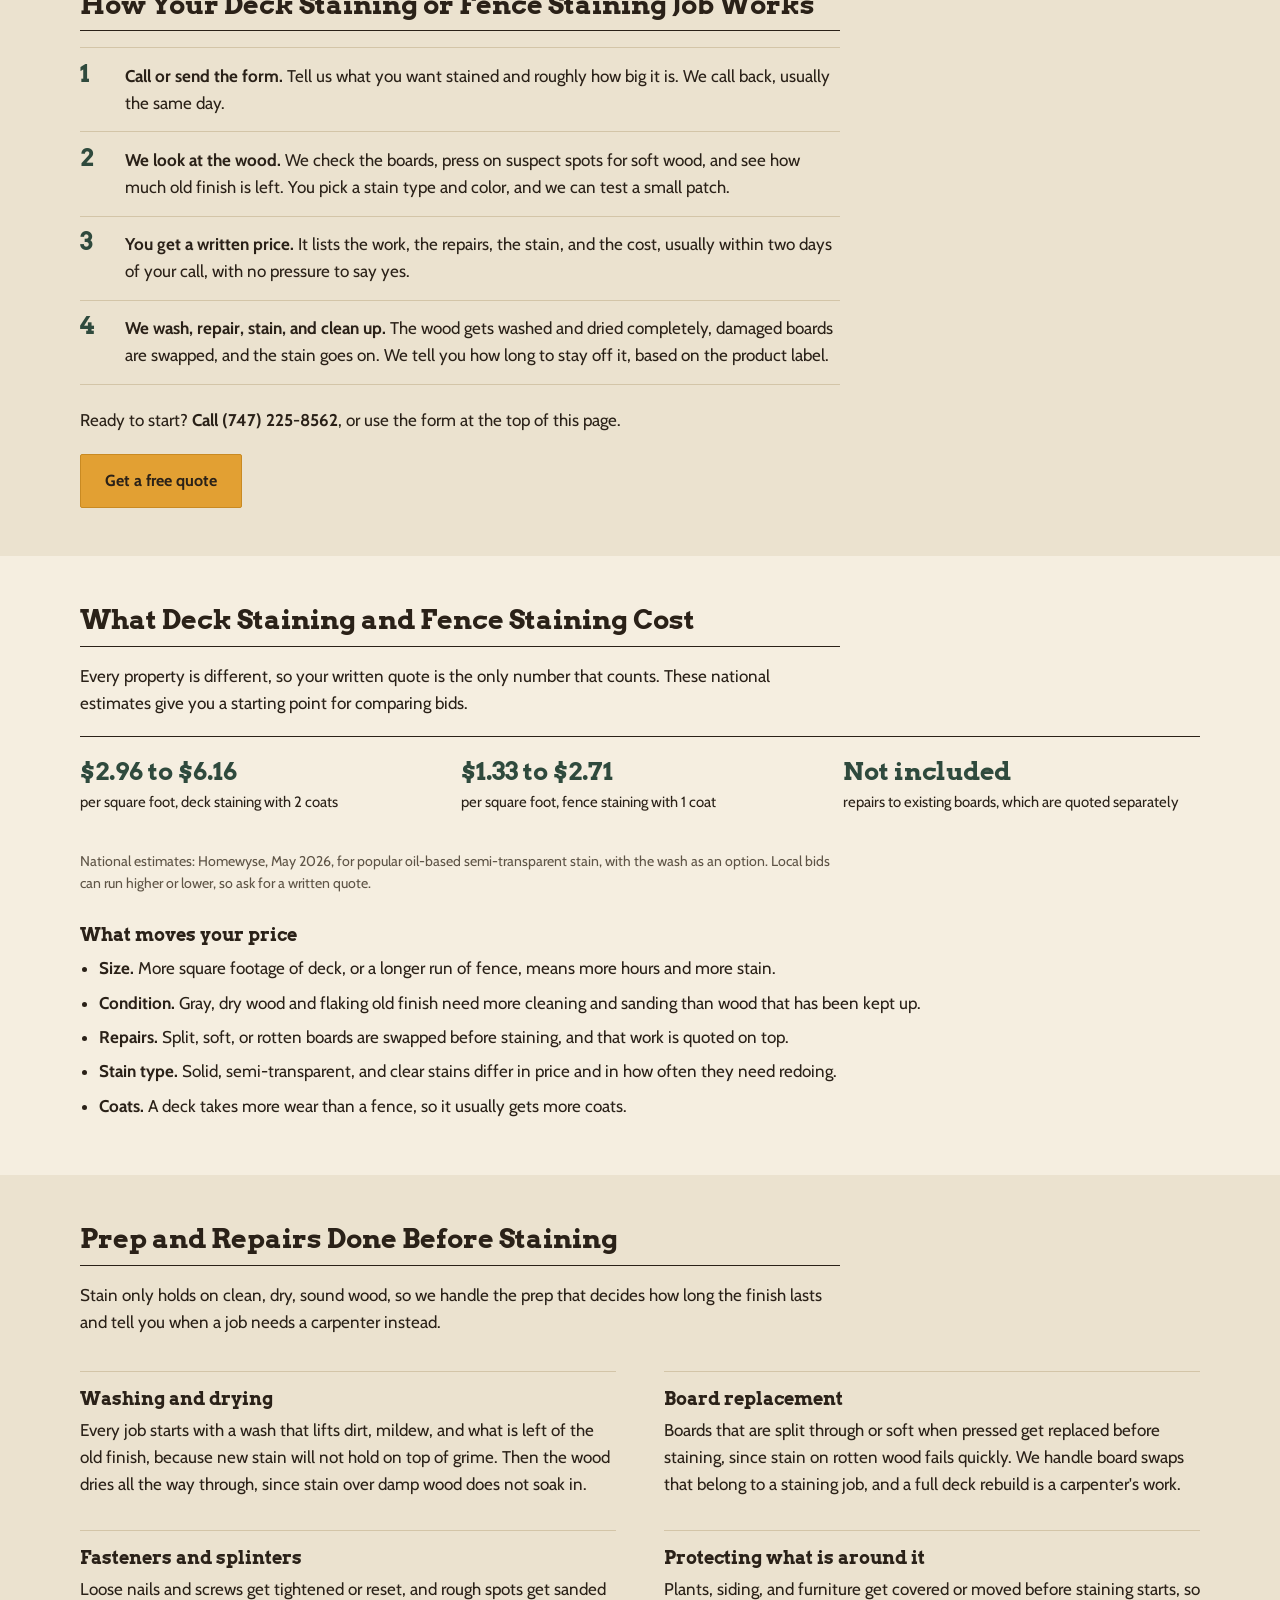
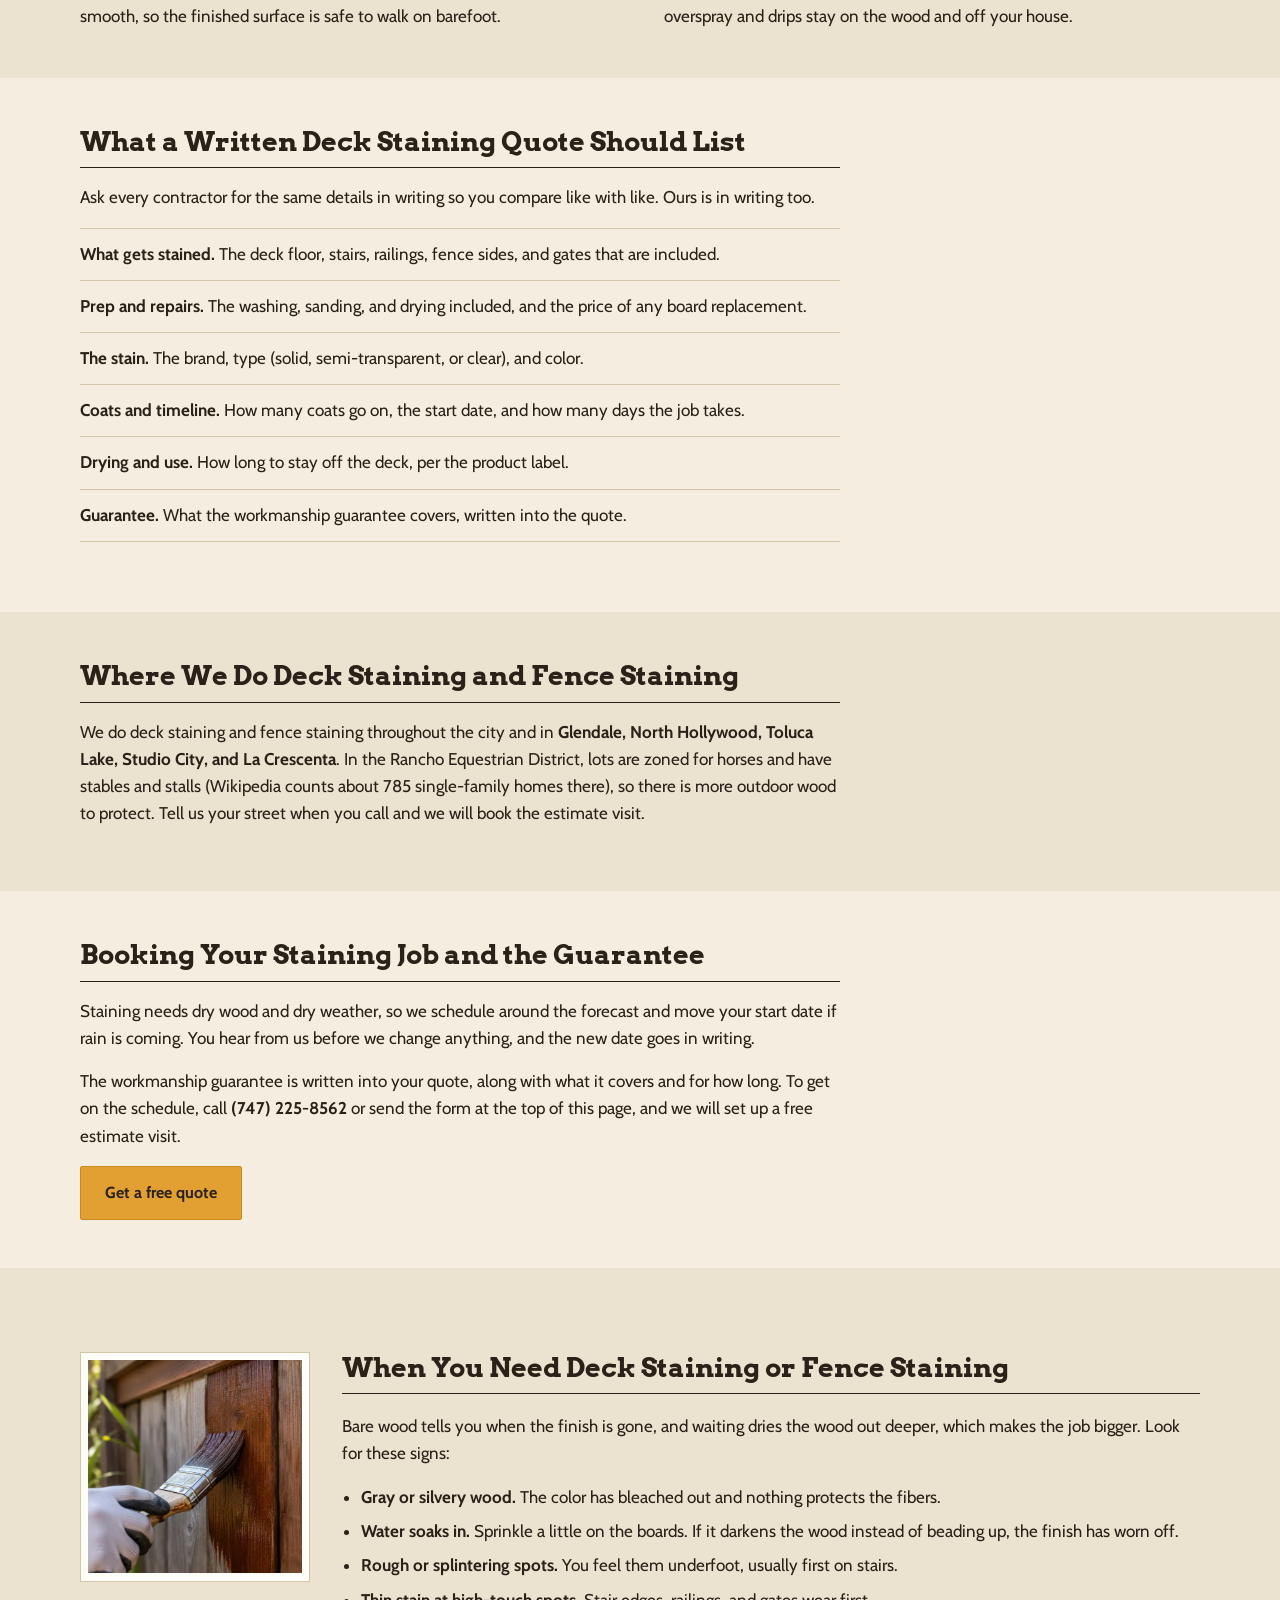
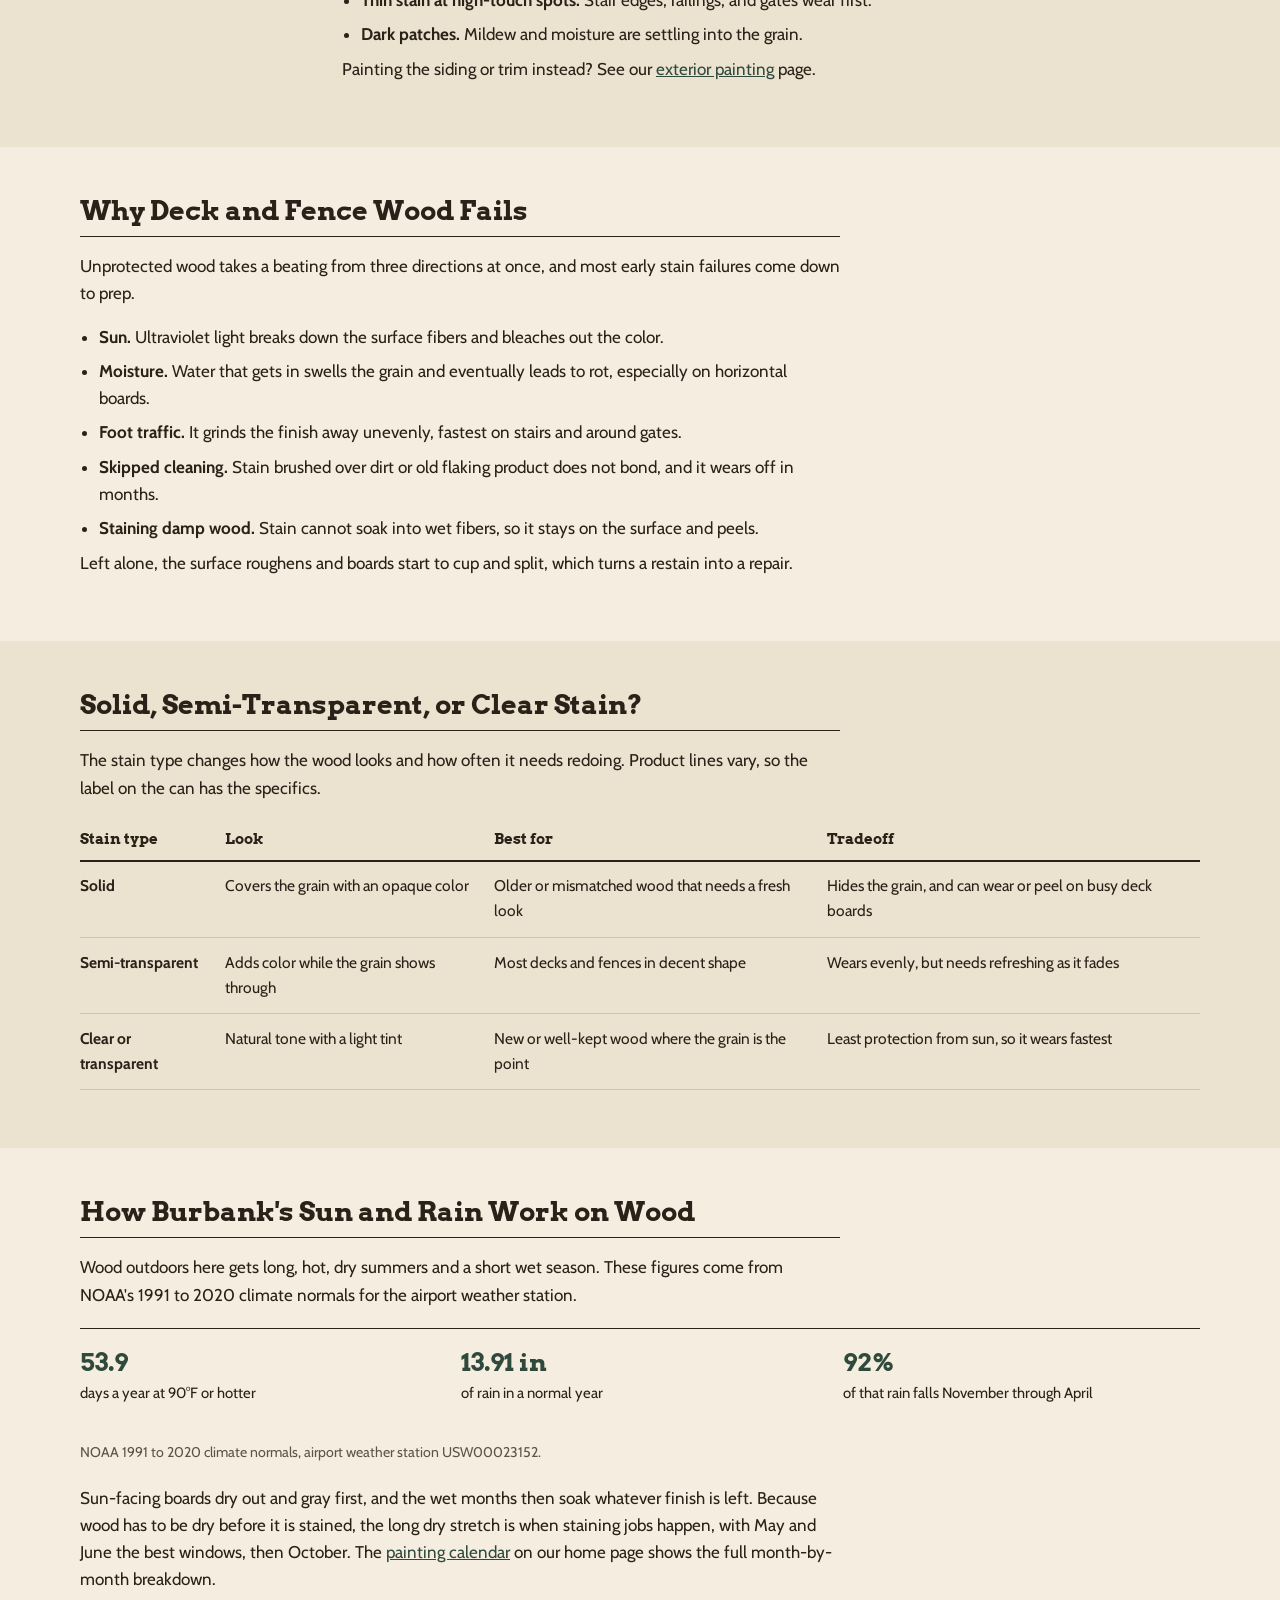
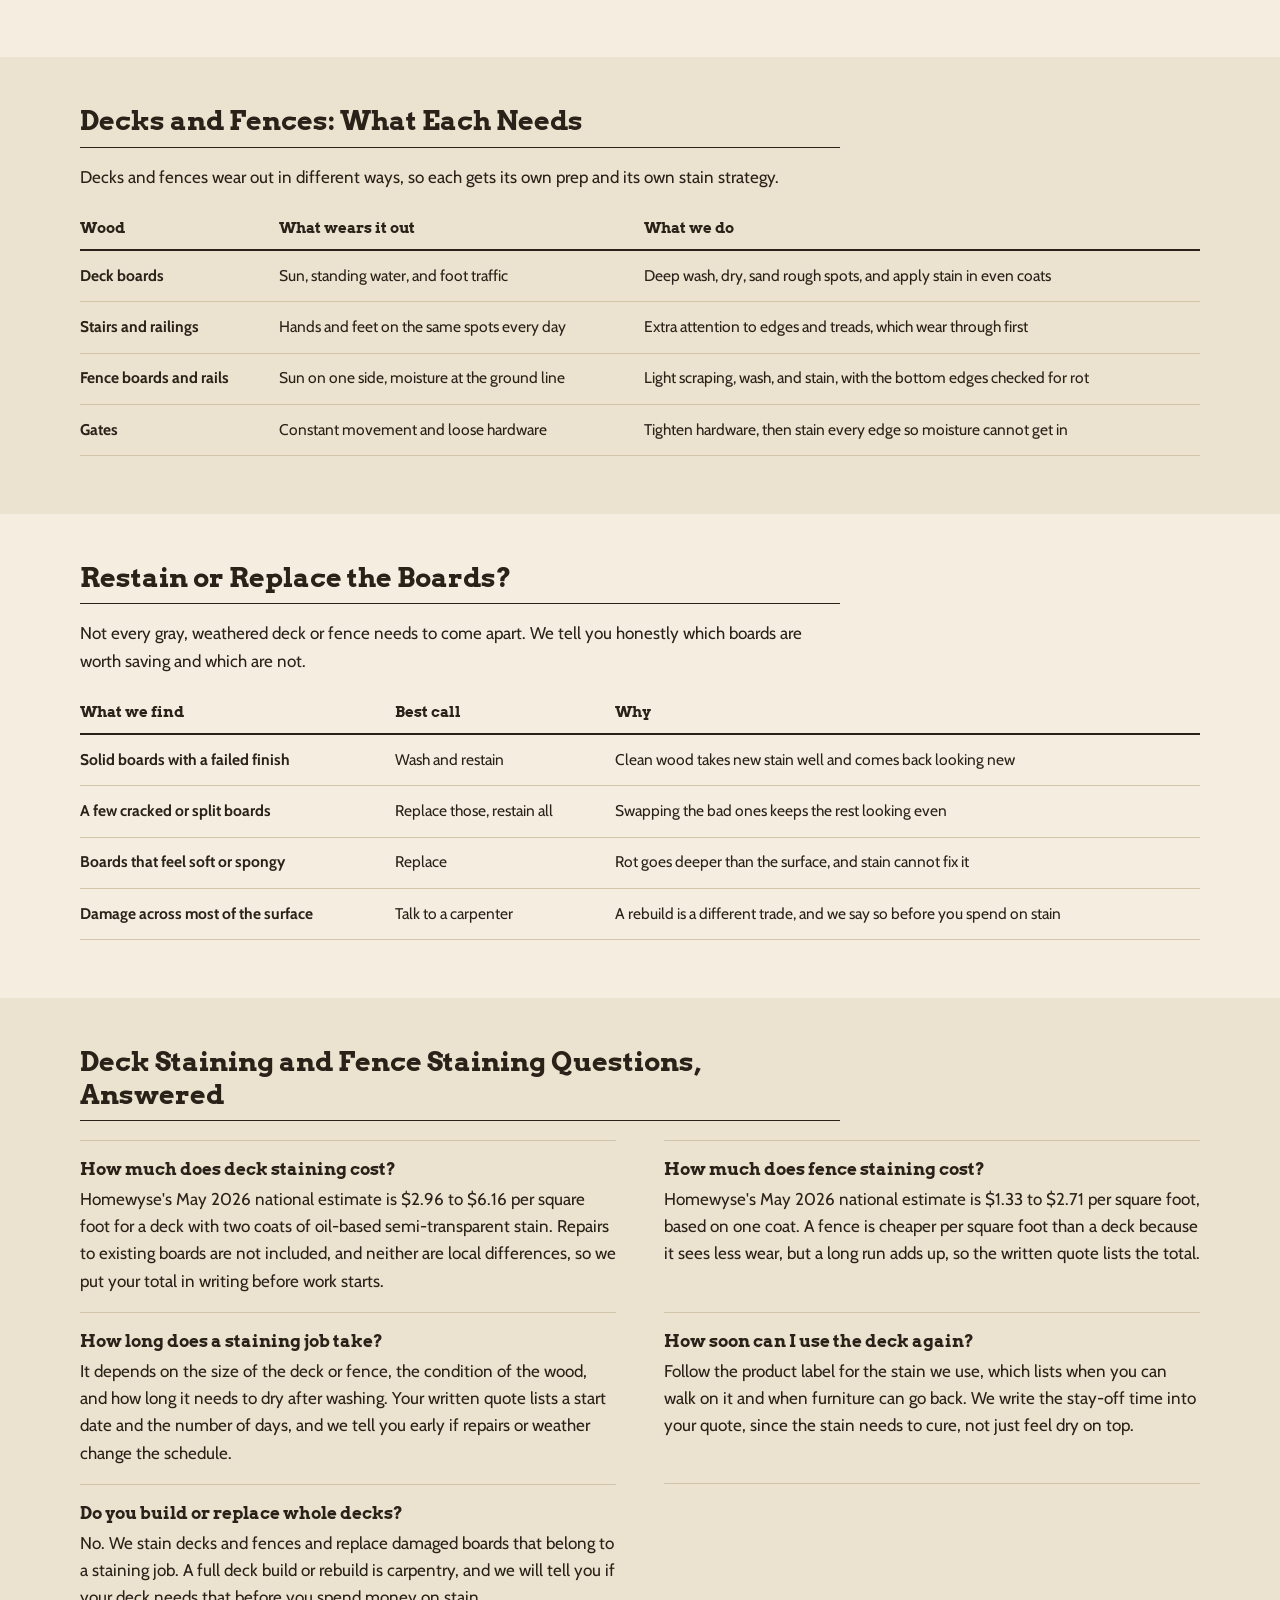
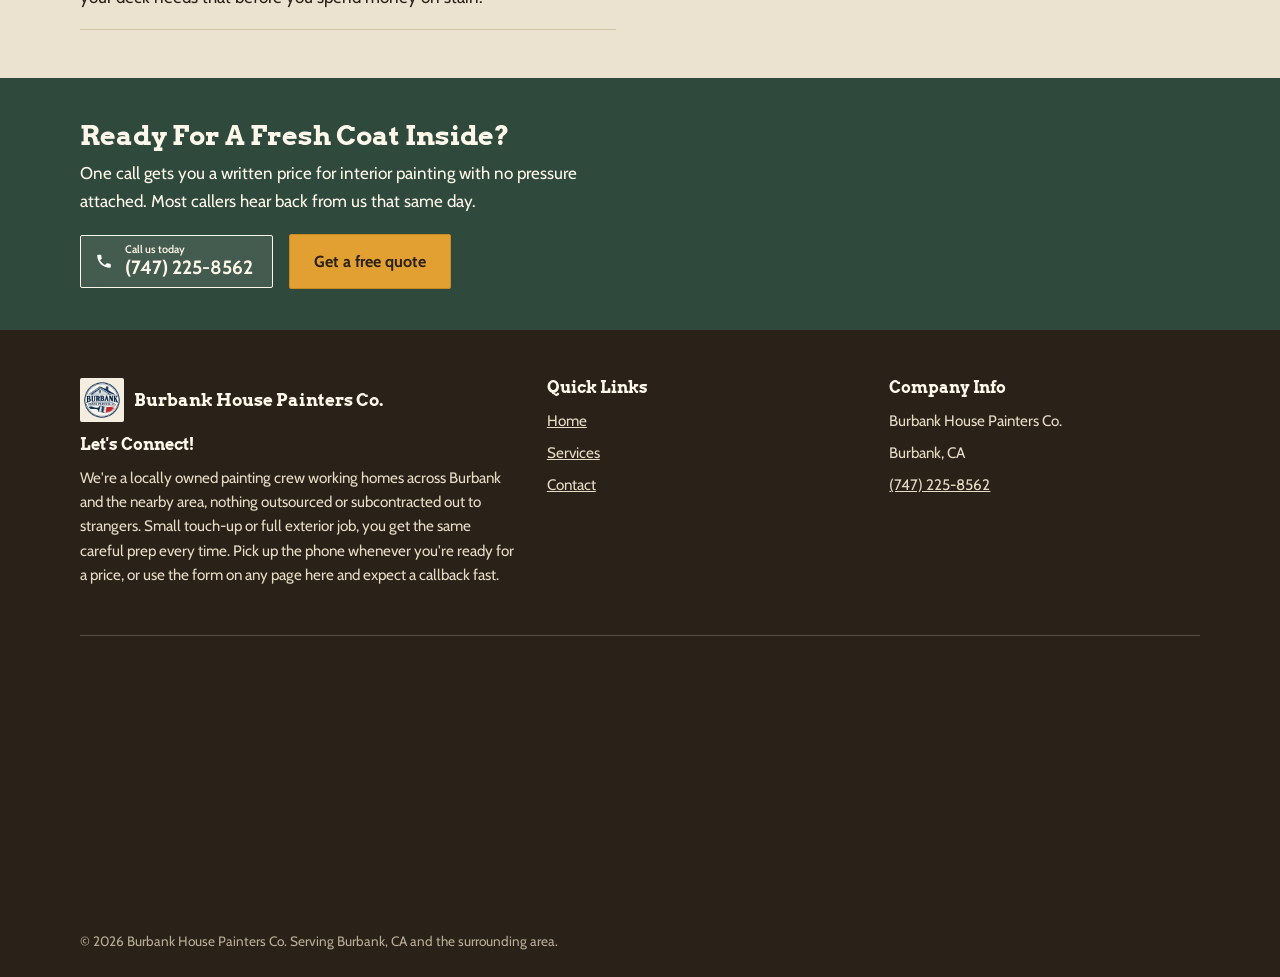
<file: services/deck-fence-staining.html>
<!DOCTYPE html>
<html lang="en">
<head>
<meta charset="UTF-8">
<meta name="viewport" content="width=device-width, initial-scale=1.0">
<title>Deck Staining Burbank CA | Painting Company</title>
<meta name="description" content="Deck staining and fence staining in Burbank, CA: wash, board repair and stain. Free estimate from a local painting company. Call (747) 225-8562.">
<link rel="canonical" href="https://burbankhousepainters.com/services/deck-fence-staining">

<meta property="og:type" content="website">
<meta property="og:site_name" content="Burbank House Painters Co.">
<meta property="og:title" content="Deck Staining Burbank CA | Painting Company">
<meta property="og:description" content="Deck staining and fence staining in Burbank, CA: wash, board repair and stain. Free estimate from a local painting company. Call (747) 225-8562.">
<meta property="og:url" content="https://burbankhousepainters.com/services/deck-fence-staining">
<meta property="og:image" content="https://burbankhousepainters.com/images/deck-staining-burbank-ca-og.jpg">
<meta name="twitter:card" content="summary_large_image">
<meta name="twitter:title" content="Deck Staining Burbank CA | Painting Company">
<meta name="twitter:description" content="Deck staining and fence staining in Burbank, CA: wash, board repair and stain. Free estimate from a local painting company. Call (747) 225-8562.">
<meta name="twitter:image" content="https://burbankhousepainters.com/images/deck-staining-burbank-ca-og.jpg">

<link rel="icon" type="image/svg+xml" href="../favicon.svg">
<link rel="preconnect" href="https://fonts.googleapis.com">
<link rel="preconnect" href="https://fonts.gstatic.com" crossorigin>
<link rel="stylesheet" href="https://fonts.googleapis.com/css2?family=Arvo:wght@700&family=Cabin:wght@400;600;700&display=swap">
<link rel="stylesheet" href="../css/style.css">
<script type="application/ld+json">
{
  "@context": "https://schema.org",
  "@type": "HomeAndConstructionBusiness",
  "name": "Burbank House Painters Co.",
  "url": "https://burbankhousepainters.com/services/deck-fence-staining",
  "telephone": "+17472258562",
  "address": {
    "@type": "PostalAddress",
    "addressLocality": "Burbank",
    "addressRegion": "CA",
    "addressCountry": "US"
  },
  "areaServed": [
    { "@type": "City", "name": "Burbank, CA" },
    { "@type": "City", "name": "Glendale, CA" },
    { "@type": "City", "name": "North Hollywood, CA" },
    { "@type": "City", "name": "Toluca Lake, CA" },
    { "@type": "City", "name": "Studio City, CA" },
    { "@type": "City", "name": "La Crescenta, CA" }
  ]
}
</script>
</head>
<body>

<header class="site-header">
  <div class="wrap">
    <a href="../index.html" class="logo">
      <img src="../images/burbank-house-painters-co-logo.png" alt="Burbank House Painters Co. logo" width="56" height="56">
      Burbank House Painters Co.
    </a>
    <nav class="main-nav" aria-label="Primary">
      <a href="../index.html">Home</a>
      <a href="../index.html#services">Services</a>
      <a href="#contact">Contact</a>
    </nav>
    <div class="header-actions">
      <a href="tel:+17472258562" class="call-badge">
        <span class="icon-circle" aria-hidden="true">
          <svg width="16" height="16" viewBox="0 0 24 24" fill="none" xmlns="http://www.w3.org/2000/svg"><path d="M6.6 10.8c1.4 2.8 3.8 5.2 6.6 6.6l2.2-2.2c.3-.3.7-.4 1-.2 1.1.4 2.3.6 3.6.6.6 0 1 .4 1 1V20c0 .6-.4 1-1 1C10.4 21 3 13.6 3 4.6c0-.6.4-1 1-1h3.4c.6 0 1 .4 1 1 0 1.3.2 2.5.6 3.6.1.4 0 .8-.2 1L6.6 10.8z" fill="#fff"/></svg>
        </span>
        <span class="call-text">
          <span class="call-label">Call us today</span>
          <span class="call-number">(747) 225-8562</span>
        </span>
      </a>
      <button class="nav-toggle" aria-label="Toggle menu" aria-expanded="false">
        <span></span><span></span><span></span>
      </button>
    </div>
  </div>
</header>

<main>

  <section class="top" id="contact">
    <div class="top-band">
      <img class="top-photo" src="../images/deck-staining-burbank-ca-hero.webp" width="1600" height="900" fetchpriority="high" alt="Wood deck half stained during deck staining in Burbank CA">
      <div class="wrap top-band-inner">
        <div class="top-intro">
          <h1>Deck &amp; Fence Staining in Burbank, CA</h1>
          <p class="top-sub">Wood decks and fences cleaned, repaired, and sealed by a local crew, with a written price before we start.</p>
          <a href="tel:+17472258562" class="hero-phone-btn">
            <span class="icon-circle" aria-hidden="true">
              <svg width="18" height="18" viewBox="0 0 24 24" fill="none" xmlns="http://www.w3.org/2000/svg"><path d="M6.6 10.8c1.4 2.8 3.8 5.2 6.6 6.6l2.2-2.2c.3-.3.7-.4 1-.2 1.1.4 2.3.6 3.6.6.6 0 1 .4 1 1V20c0 .6-.4 1-1 1C10.4 21 3 13.6 3 4.6c0-.6.4-1 1-1h3.4c.6 0 1 .4 1 1 0 1.3.2 2.5.6 3.6.1.4 0 .8-.2 1L6.6 10.8z" fill="#fff"/></svg>
            </span>
            <span>
              <span class="call-label">Call us today</span>
              <span class="call-number">(747) 225-8562</span>
            </span>
          </a>
        </div>
      </div>
    </div>

    <div class="wrap top-grid">
      <div class="top-specs">
        <p class="spec-row"><strong>What it costs</strong> <span>Homewyse's May 2026 national estimates run $2.96 to $6.16 per square foot for deck staining and $1.33 to $2.71 for fence staining, and they do not include repairs. Your written quote shows the real number for your wood.</span></p>
        <p class="spec-row"><strong>What we stain</strong> <span>Wood decks, stairs, railings, fences, and gates, plus board repairs and a wash before every job.</span></p>
        <p class="spec-row"><strong>Free estimate</strong> <span>We look at the wood in person and hand you a written price, usually within two days of your call.</span></p>
        <p class="spec-row"><strong>How we prep</strong> <span>Wash off dirt and old finish, let the wood dry all the way through, tighten fasteners, replace damaged boards, then stain.</span></p>
        <p class="spec-row"><strong>Local conditions</strong> <span>NOAA's 1991 to 2020 normals count 53.9 days a year at 90°F or hotter, and about 92% of the year's 13.91 inches of rain falls November through April, so wood gets baked, then soaked.</span></p>
        <p class="spec-row"><strong>Where we work</strong> <span>Burbank, Glendale, North Hollywood, Toluca Lake, Studio City, and La Crescenta.</span></p>
      </div>

      <aside class="top-form" aria-label="Free quote request">
        <div class="quote-form-card">
          <p class="form-title">Get a free quote</p>
          <div class="quote-form-body">
            <form class="quote-form" action="https://unemployable-leadgen-form-handler.davideforestali.workers.dev/submit" method="POST">
              <div class="field-row">
                <div>
                  <label for="name">Name</label>
                  <input type="text" id="name" name="name" required>
                </div>
                <div>
                  <label for="phone">Phone</label>
                  <input type="tel" id="phone" name="phone" required>
                </div>
              </div>

              <label for="email">Email</label>
              <input type="email" id="email" name="email" required>

              <label for="service">Desired Service</label>
              <select id="service" name="service">
                <option value="Interior Painting">Interior Painting</option>
                <option value="Cabinet Painting & Refinishing">Cabinet Painting & Refinishing</option>
                <option value="Exterior Painting">Exterior Painting</option>
                <option value="Deck & Fence Staining" selected>Deck & Fence Staining</option>
                <option value="Not Sure">Not Sure Yet</option>
              </select>

              <label for="message">Message</label>
              <textarea id="message" name="message" placeholder="Tell us a bit about your project"></textarea>

              <div style="position:absolute;left:-9999px;top:-9999px" aria-hidden="true">
                <label for="_gotcha">Leave this field empty</label>
                <input type="text" id="_gotcha" name="_gotcha" tabindex="-1" autocomplete="off">
              </div>
              <button type="submit" class="btn-cta">Send my request</button>
              <p class="form-note">We'll call you back, usually the same day.</p>
              <p class="form-status" role="status"></p>
            </form>
          </div>
        </div>
      </aside>
    </div>
  </section>

  <section class="section" id="what-we-stain">
    <div class="wrap">
      <div class="prose-col">
        <h2>What We Stain Around Your Home</h2>
        <p><strong>Deck staining in Burbank, CA</strong> protects the wood outside your home from sun and rain, and our crew handles every step: washing, repairs, drying, staining, and cleanup. It is for homeowners whose deck or fence has turned gray or rough, and the result is wood that looks richer and lasts longer between jobs. One visit can cover both deck staining and fence staining. Our <a href="../index.html">home page</a> covers the full list of services.</p>
        <ul class="check-list">
          <li><strong>Decks.</strong> Floor boards cleaned, dried, and stained so the grain stays visible and the surface stays walkable.</li>
          <li><strong>Stairs and railings.</strong> The spots that get touched and walked on most, stained so they wear evenly.</li>
          <li><strong>Fences and gates.</strong> Boards, rails, and caps washed and stained on the sides you can reach.</li>
          <li><strong>Prep and repairs.</strong> A wash before every job and replacement of damaged boards, covered below.</li>
        </ul>
      </div>
    </div>
  </section>

  <section class="section bg-light" id="how-it-works">
    <div class="wrap">
      <div class="prose-col">
        <h2>How Your Deck Staining or Fence Staining Job Works</h2>
        <ol class="steps">
          <li><strong>Call or send the form.</strong> Tell us what you want stained and roughly how big it is. We call back, usually the same day.</li>
          <li><strong>We look at the wood.</strong> We check the boards, press on suspect spots for soft wood, and see how much old finish is left. You pick a stain type and color, and we can test a small patch.</li>
          <li><strong>You get a written price.</strong> It lists the work, the repairs, the stain, and the cost, usually within two days of your call, with no pressure to say yes.</li>
          <li><strong>We wash, repair, stain, and clean up.</strong> The wood gets washed and dried completely, damaged boards are swapped, and the stain goes on. We tell you how long to stay off it, based on the product label.</li>
        </ol>
        <p class="how-note">Ready to start? <strong>Call (747) 225-8562</strong>, or use the form at the top of this page.</p>
        <a href="#contact" class="btn-cta">Get a free quote</a>
      </div>
    </div>
  </section>

  <section class="section" id="cost">
    <div class="wrap">
      <div class="prose-col">
        <h2>What Deck Staining and Fence Staining Cost</h2>
        <p>Every property is different, so your written quote is the only number that counts. These national estimates give you a starting point for comparing bids.</p>
      </div>
      <ul class="stat-row stat-row-3">
        <li><span class="stat-num">$2.96 to $6.16</span> <span class="stat-label">per square foot, deck staining with 2 coats</span></li>
        <li><span class="stat-num">$1.33 to $2.71</span> <span class="stat-label">per square foot, fence staining with 1 coat</span></li>
        <li><span class="stat-num">Not included</span> <span class="stat-label">repairs to existing boards, which are quoted separately</span></li>
      </ul>
      <p class="source-note">National estimates: Homewyse, May 2026, for popular oil-based semi-transparent stain, with the wash as an option. Local bids can run higher or lower, so ask for a written quote.</p>

      <h3>What moves your price</h3>
      <ul class="bullets cost-factors">
        <li><strong>Size.</strong> More square footage of deck, or a longer run of fence, means more hours and more stain.</li>
        <li><strong>Condition.</strong> Gray, dry wood and flaking old finish need more cleaning and sanding than wood that has been kept up.</li>
        <li><strong>Repairs.</strong> Split, soft, or rotten boards are swapped before staining, and that work is quoted on top.</li>
        <li><strong>Stain type.</strong> Solid, semi-transparent, and clear stains differ in price and in how often they need redoing.</li>
        <li><strong>Coats.</strong> A deck takes more wear than a fence, so it usually gets more coats.</li>
      </ul>
    </div>
  </section>

  <section class="section bg-light" id="repairs">
    <div class="wrap">
      <div class="prose-col">
        <h2>Prep and Repairs Done Before Staining</h2>
        <p>Stain only holds on clean, dry, sound wood, so we handle the prep that decides how long the finish lasts and tell you when a job needs a carpenter instead.</p>
      </div>
      <div class="local-body repairs-body">
        <div class="note">
          <h3>Washing and drying</h3>
          <p>Every job starts with a wash that lifts dirt, mildew, and what is left of the old finish, because new stain will not hold on top of grime. Then the wood dries all the way through, since stain over damp wood does not soak in.</p>
        </div>
        <div class="note">
          <h3>Board replacement</h3>
          <p>Boards that are split through or soft when pressed get replaced before staining, since stain on rotten wood fails quickly. We handle board swaps that belong to a staining job, and a full deck rebuild is a carpenter's work.</p>
        </div>
        <div class="note">
          <h3>Fasteners and splinters</h3>
          <p>Loose nails and screws get tightened or reset, and rough spots get sanded smooth, so the finished surface is safe to walk on barefoot.</p>
        </div>
        <div class="note">
          <h3>Protecting what is around it</h3>
          <p>Plants, siding, and furniture get covered or moved before staining starts, so overspray and drips stay on the wood and off your house.</p>
        </div>
      </div>
    </div>
  </section>

  <section class="section" id="quote-checklist">
    <div class="wrap">
      <div class="prose-col">
        <h2>What a Written Deck Staining Quote Should List</h2>
        <p>Ask every contractor for the same details in writing so you compare like with like. Ours is in writing too.</p>
        <ul class="check-list">
          <li><strong>What gets stained.</strong> The deck floor, stairs, railings, fence sides, and gates that are included.</li>
          <li><strong>Prep and repairs.</strong> The washing, sanding, and drying included, and the price of any board replacement.</li>
          <li><strong>The stain.</strong> The brand, type (solid, semi-transparent, or clear), and color.</li>
          <li><strong>Coats and timeline.</strong> How many coats go on, the start date, and how many days the job takes.</li>
          <li><strong>Drying and use.</strong> How long to stay off the deck, per the product label.</li>
          <li><strong>Guarantee.</strong> What the workmanship guarantee covers, written into the quote.</li>
        </ul>
      </div>
    </div>
  </section>

  <section class="section bg-light" id="area">
    <div class="wrap">
      <div class="prose-col">
        <h2>Where We Do Deck Staining and Fence Staining</h2>
        <p>We do deck staining and fence staining throughout the city and in <strong>Glendale, North Hollywood, Toluca Lake, Studio City, and La Crescenta</strong>. In the Rancho Equestrian District, lots are zoned for horses and have stables and stalls (Wikipedia counts about 785 single-family homes there), so there is more outdoor wood to protect. Tell us your street when you call and we will book the estimate visit.</p>
      </div>
    </div>
  </section>

  <section class="section" id="booking">
    <div class="wrap">
      <div class="prose-col">
        <h2>Booking Your Staining Job and the Guarantee</h2>
        <p>Staining needs dry wood and dry weather, so we schedule around the forecast and move your start date if rain is coming. You hear from us before we change anything, and the new date goes in writing.</p>
        <p>The workmanship guarantee is written into your quote, along with what it covers and for how long. To get on the schedule, call <strong>(747) 225-8562</strong> or send the form at the top of this page, and we will set up a free estimate visit.</p>
        <a href="#contact" class="btn-cta">Get a free quote</a>
      </div>
    </div>
  </section>

  <section class="section bg-light" id="when">
    <div class="wrap">
      <div class="split">
        <img class="split-photo" src="../images/deck-staining-burbank-ca-detail.webp" width="600" height="800" loading="lazy" alt="Stain brush on fence board during fence staining in Burbank CA">
        <div>
          <h2>When You Need Deck Staining or Fence Staining</h2>
          <p>Bare wood tells you when the finish is gone, and waiting dries the wood out deeper, which makes the job bigger. Look for these signs:</p>
          <ul class="bullets">
            <li><strong>Gray or silvery wood.</strong> The color has bleached out and nothing protects the fibers.</li>
            <li><strong>Water soaks in.</strong> Sprinkle a little on the boards. If it darkens the wood instead of beading up, the finish has worn off.</li>
            <li><strong>Rough or splintering spots.</strong> You feel them underfoot, usually first on stairs.</li>
            <li><strong>Thin stain at high-touch spots.</strong> Stair edges, railings, and gates wear first.</li>
            <li><strong>Dark patches.</strong> Mildew and moisture are settling into the grain.</li>
          </ul>
          <p>Painting the siding or trim instead? See our <a href="exterior-painting.html">exterior painting</a> page.</p>
        </div>
      </div>
    </div>
  </section>

  <section class="section" id="why">
    <div class="wrap">
      <div class="prose-col">
        <h2>Why Deck and Fence Wood Fails</h2>
        <p>Unprotected wood takes a beating from three directions at once, and most early stain failures come down to prep.</p>
        <ul class="bullets">
          <li><strong>Sun.</strong> Ultraviolet light breaks down the surface fibers and bleaches out the color.</li>
          <li><strong>Moisture.</strong> Water that gets in swells the grain and eventually leads to rot, especially on horizontal boards.</li>
          <li><strong>Foot traffic.</strong> It grinds the finish away unevenly, fastest on stairs and around gates.</li>
          <li><strong>Skipped cleaning.</strong> Stain brushed over dirt or old flaking product does not bond, and it wears off in months.</li>
          <li><strong>Staining damp wood.</strong> Stain cannot soak into wet fibers, so it stays on the surface and peels.</li>
        </ul>
        <p>Left alone, the surface roughens and boards start to cup and split, which turns a restain into a repair.</p>
      </div>
    </div>
  </section>

  <section class="section bg-light" id="stain-types">
    <div class="wrap">
      <div class="prose-col">
        <h2>Solid, Semi-Transparent, or Clear Stain?</h2>
        <p>The stain type changes how the wood looks and how often it needs redoing. Product lines vary, so the label on the can has the specifics.</p>
      </div>
      <div class="table-scroll">
        <table class="cost-table stain-table">
          <thead>
            <tr><th scope="col">Stain type</th><th scope="col">Look</th><th scope="col">Best for</th><th scope="col">Tradeoff</th></tr>
          </thead>
          <tbody>
            <tr><td>Solid</td><td>Covers the grain with an opaque color</td><td>Older or mismatched wood that needs a fresh look</td><td>Hides the grain, and can wear or peel on busy deck boards</td></tr>
            <tr><td>Semi-transparent</td><td>Adds color while the grain shows through</td><td>Most decks and fences in decent shape</td><td>Wears evenly, but needs refreshing as it fades</td></tr>
            <tr><td>Clear or transparent</td><td>Natural tone with a light tint</td><td>New or well-kept wood where the grain is the point</td><td>Least protection from sun, so it wears fastest</td></tr>
          </tbody>
        </table>
      </div>
    </div>
  </section>

  <section class="section" id="climate">
    <div class="wrap">
      <div class="prose-col">
        <h2>How Burbank's Sun and Rain Work on Wood</h2>
        <p>Wood outdoors here gets long, hot, dry summers and a short wet season. These figures come from NOAA's 1991 to 2020 climate normals for the airport weather station.</p>
      </div>
      <ul class="stat-row stat-row-3">
        <li><span class="stat-num">53.9</span> <span class="stat-label">days a year at 90°F or hotter</span></li>
        <li><span class="stat-num">13.91 in</span> <span class="stat-label">of rain in a normal year</span></li>
        <li><span class="stat-num">92%</span> <span class="stat-label">of that rain falls November through April</span></li>
      </ul>
      <p class="source-note">NOAA 1991 to 2020 climate normals, airport weather station USW00023152.</p>
      <div class="prose-col">
        <p>Sun-facing boards dry out and gray first, and the wet months then soak whatever finish is left. Because wood has to be dry before it is stained, the long dry stretch is when staining jobs happen, with May and June the best windows, then October. The <a href="../index.html#calendar">painting calendar</a> on our home page shows the full month-by-month breakdown.</p>
      </div>
    </div>
  </section>

  <section class="section bg-light" id="wood-types">
    <div class="wrap">
      <div class="prose-col">
        <h2>Decks and Fences: What Each Needs</h2>
        <p>Decks and fences wear out in different ways, so each gets its own prep and its own stain strategy.</p>
      </div>
      <div class="table-scroll">
        <table class="cost-table wood-table">
          <thead>
            <tr><th scope="col">Wood</th><th scope="col">What wears it out</th><th scope="col">What we do</th></tr>
          </thead>
          <tbody>
            <tr><td>Deck boards</td><td>Sun, standing water, and foot traffic</td><td>Deep wash, dry, sand rough spots, and apply stain in even coats</td></tr>
            <tr><td>Stairs and railings</td><td>Hands and feet on the same spots every day</td><td>Extra attention to edges and treads, which wear through first</td></tr>
            <tr><td>Fence boards and rails</td><td>Sun on one side, moisture at the ground line</td><td>Light scraping, wash, and stain, with the bottom edges checked for rot</td></tr>
            <tr><td>Gates</td><td>Constant movement and loose hardware</td><td>Tighten hardware, then stain every edge so moisture cannot get in</td></tr>
          </tbody>
        </table>
      </div>
    </div>
  </section>

  <section class="section" id="replace">
    <div class="wrap">
      <div class="prose-col">
        <h2>Restain or Replace the Boards?</h2>
        <p>Not every gray, weathered deck or fence needs to come apart. We tell you honestly which boards are worth saving and which are not.</p>
      </div>
      <div class="table-scroll">
        <table class="cost-table replace-table">
          <thead>
            <tr><th scope="col">What we find</th><th scope="col">Best call</th><th scope="col">Why</th></tr>
          </thead>
          <tbody>
            <tr><td>Solid boards with a failed finish</td><td>Wash and restain</td><td>Clean wood takes new stain well and comes back looking new</td></tr>
            <tr><td>A few cracked or split boards</td><td>Replace those, restain all</td><td>Swapping the bad ones keeps the rest looking even</td></tr>
            <tr><td>Boards that feel soft or spongy</td><td>Replace</td><td>Rot goes deeper than the surface, and stain cannot fix it</td></tr>
            <tr><td>Damage across most of the surface</td><td>Talk to a carpenter</td><td>A rebuild is a different trade, and we say so before you spend on stain</td></tr>
          </tbody>
        </table>
      </div>
    </div>
  </section>

  <section class="section bg-light" id="faq">
    <div class="wrap">
      <div class="prose-col">
        <h2>Deck Staining and Fence Staining Questions, Answered</h2>
      </div>
      <div class="faq-grid">
        <div class="faq-item">
          <h3>How much does deck staining cost?</h3>
          <p>Homewyse's May 2026 national estimate is $2.96 to $6.16 per square foot for a deck with two coats of oil-based semi-transparent stain. Repairs to existing boards are not included, and neither are local differences, so we put your total in writing before work starts.</p>
        </div>
        <div class="faq-item">
          <h3>How much does fence staining cost?</h3>
          <p>Homewyse's May 2026 national estimate is $1.33 to $2.71 per square foot, based on one coat. A fence is cheaper per square foot than a deck because it sees less wear, but a long run adds up, so the written quote lists the total.</p>
        </div>
        <div class="faq-item">
          <h3>How long does a staining job take?</h3>
          <p>It depends on the size of the deck or fence, the condition of the wood, and how long it needs to dry after washing. Your written quote lists a start date and the number of days, and we tell you early if repairs or weather change the schedule.</p>
        </div>
        <div class="faq-item">
          <h3>How soon can I use the deck again?</h3>
          <p>Follow the product label for the stain we use, which lists when you can walk on it and when furniture can go back. We write the stay-off time into your quote, since the stain needs to cure, not just feel dry on top.</p>
        </div>
        <div class="faq-item">
          <h3>Do you build or replace whole decks?</h3>
          <p>No. We stain decks and fences and replace damaged boards that belong to a staining job. A full deck build or rebuild is carpentry, and we will tell you if your deck needs that before you spend money on stain.</p>
        </div>
      </div>
    </div>
  </section>

</main>

<section class="cta-band">
  <div class="wrap">
    <h2>Ready For A Fresh Coat Inside?</h2>
    <p>One call gets you a written price for interior painting with no pressure attached. Most callers hear back from us that same day.</p>
    <div class="hero-cta-row">
      <a href="tel:+17472258562" class="hero-phone-btn">
        <span class="icon-circle" aria-hidden="true">
          <svg width="18" height="18" viewBox="0 0 24 24" fill="none" xmlns="http://www.w3.org/2000/svg"><path d="M6.6 10.8c1.4 2.8 3.8 5.2 6.6 6.6l2.2-2.2c.3-.3.7-.4 1-.2 1.1.4 2.3.6 3.6.6.6 0 1 .4 1 1V20c0 .6-.4 1-1 1C10.4 21 3 13.6 3 4.6c0-.6.4-1 1-1h3.4c.6 0 1 .4 1 1 0 1.3.2 2.5.6 3.6.1.4 0 .8-.2 1L6.6 10.8z" fill="#fff"/></svg>
        </span>
        <span>
          <span class="call-label">Call us today</span>
          <span class="call-number">(747) 225-8562</span>
        </span>
      </a>
      <a href="#contact" class="btn-cta">Get a free quote</a>
    </div>
  </div>
</section>

<footer class="site-footer">
  <div class="wrap">
    <div class="footer-grid">
      <div>
        <a href="../index.html" class="logo">
          <img src="../images/burbank-house-painters-co-logo.png" alt="Burbank House Painters Co. logo" width="56" height="56">
          Burbank House Painters Co.
        </a>
        <h3>Let's Connect!</h3>
        <p>We're a locally owned painting crew working homes across Burbank and the nearby area, nothing outsourced or subcontracted out to strangers. Small touch-up or full exterior job, you get the same careful prep every time. Pick up the phone whenever you're ready for a price, or use the form on any page here and expect a callback fast.</p>
      </div>
      <div>
        <h3>Quick Links</h3>
        <ul>
          <li><a href="../index.html">Home</a></li>
          <li><a href="../index.html#services">Services</a></li>
          <li><a href="#contact">Contact</a></li>
        </ul>
      </div>
      <div>
        <h3>Company Info</h3>
        <ul>
          <li>Burbank House Painters Co.</li>
          <li>Burbank, CA</li>
          <li><a href="tel:+17472258562">(747) 225-8562</a></li>
        </ul>
      </div>
    </div>
    <div class="footer-map">
      <iframe src="https://maps.google.com/maps?q=Burbank%2C%20CA&amp;z=12&amp;output=embed" title="Map of Burbank, CA" width="600" height="220" loading="lazy" referrerpolicy="no-referrer-when-downgrade"></iframe>
    </div>
    <div class="footer-bottom">
      &copy; 2026 Burbank House Painters Co. Serving Burbank, CA and the surrounding area.
    </div>
  </div>
</footer>

<script src="../js/main.js"></script>
</body>
</html>
</file>
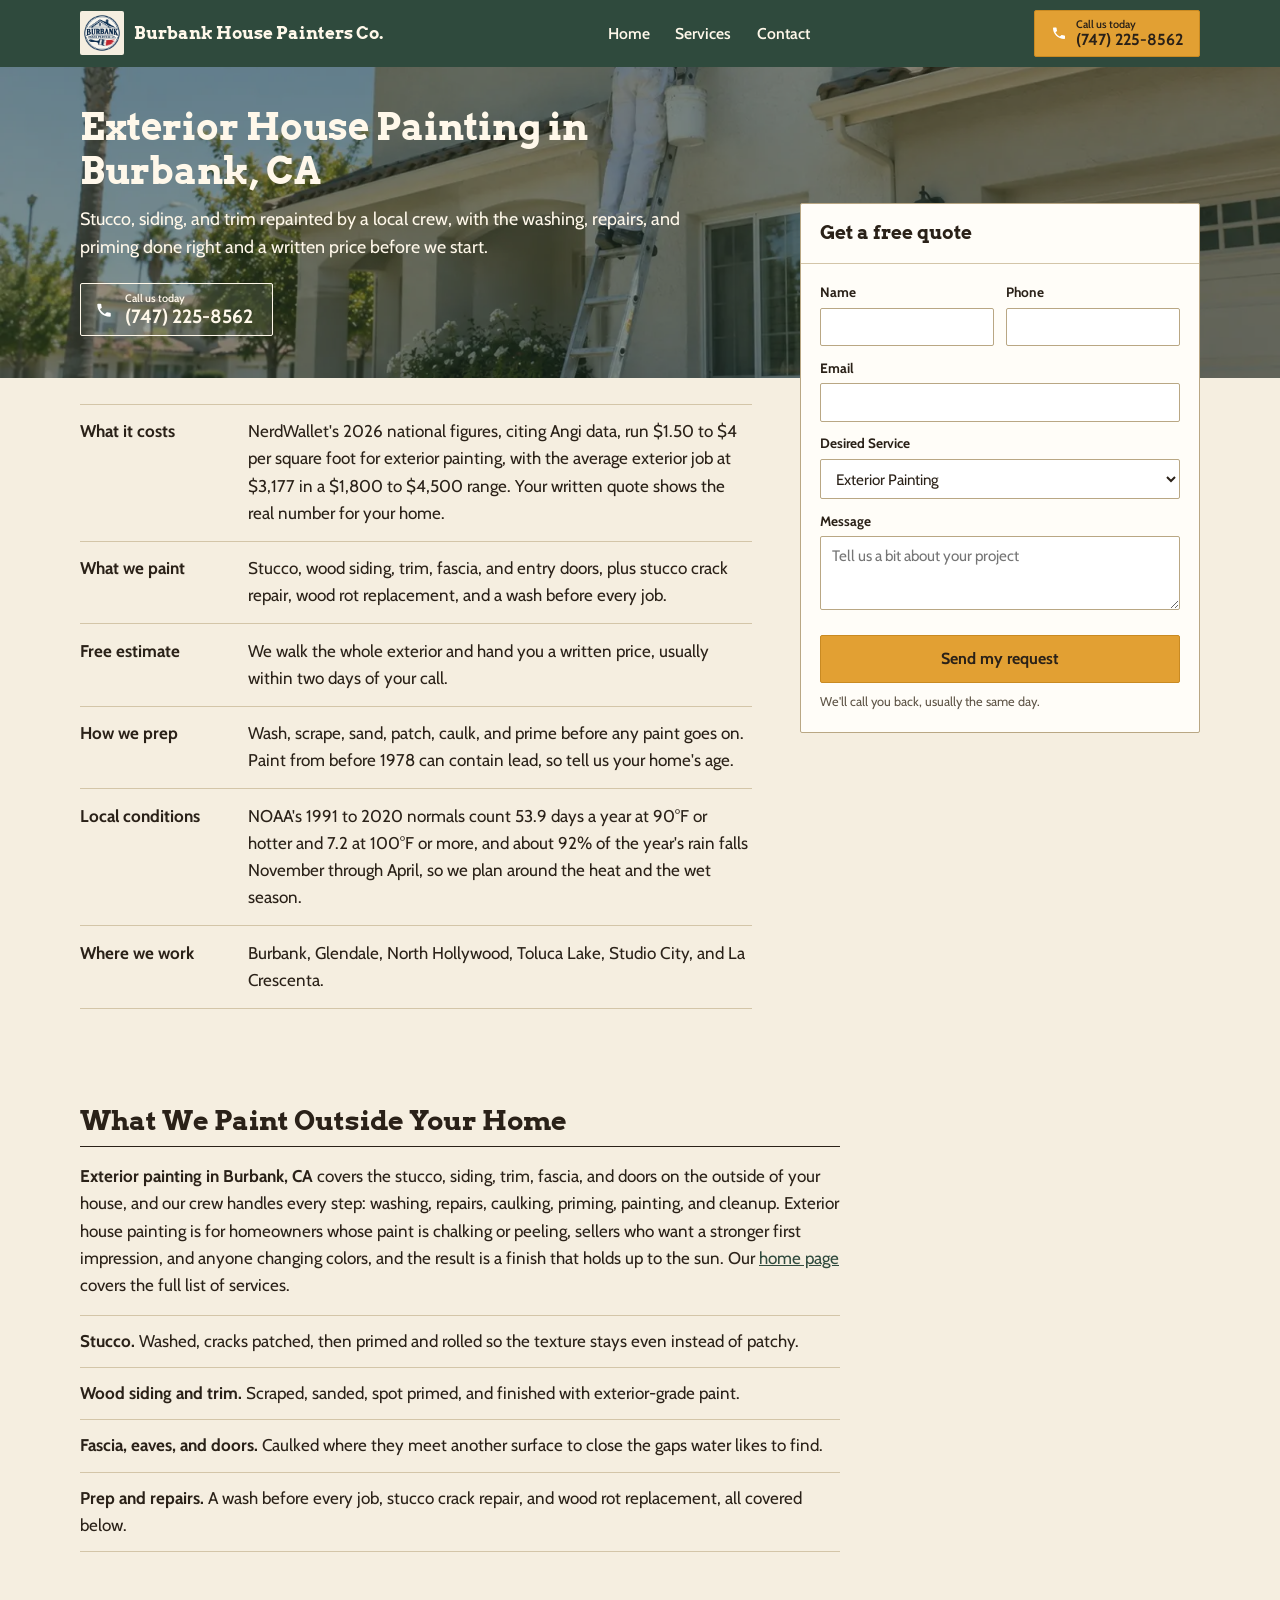
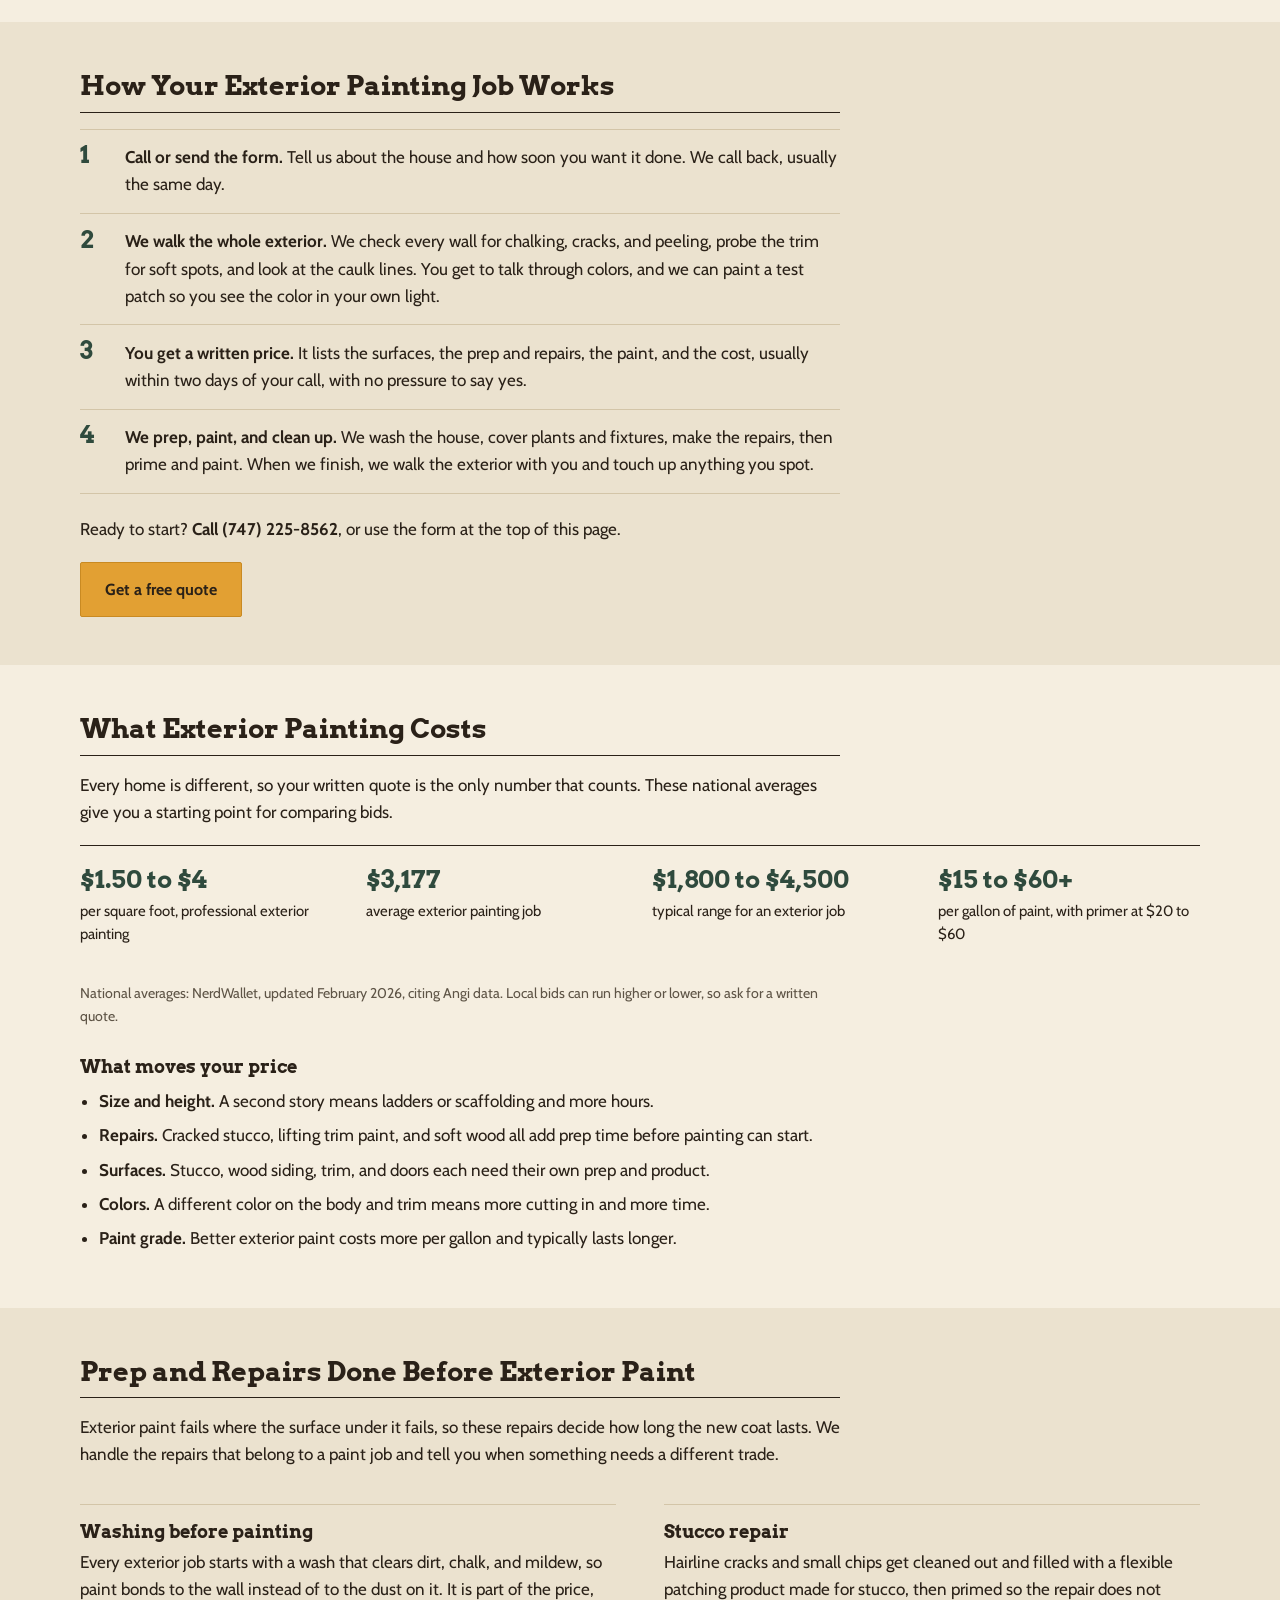
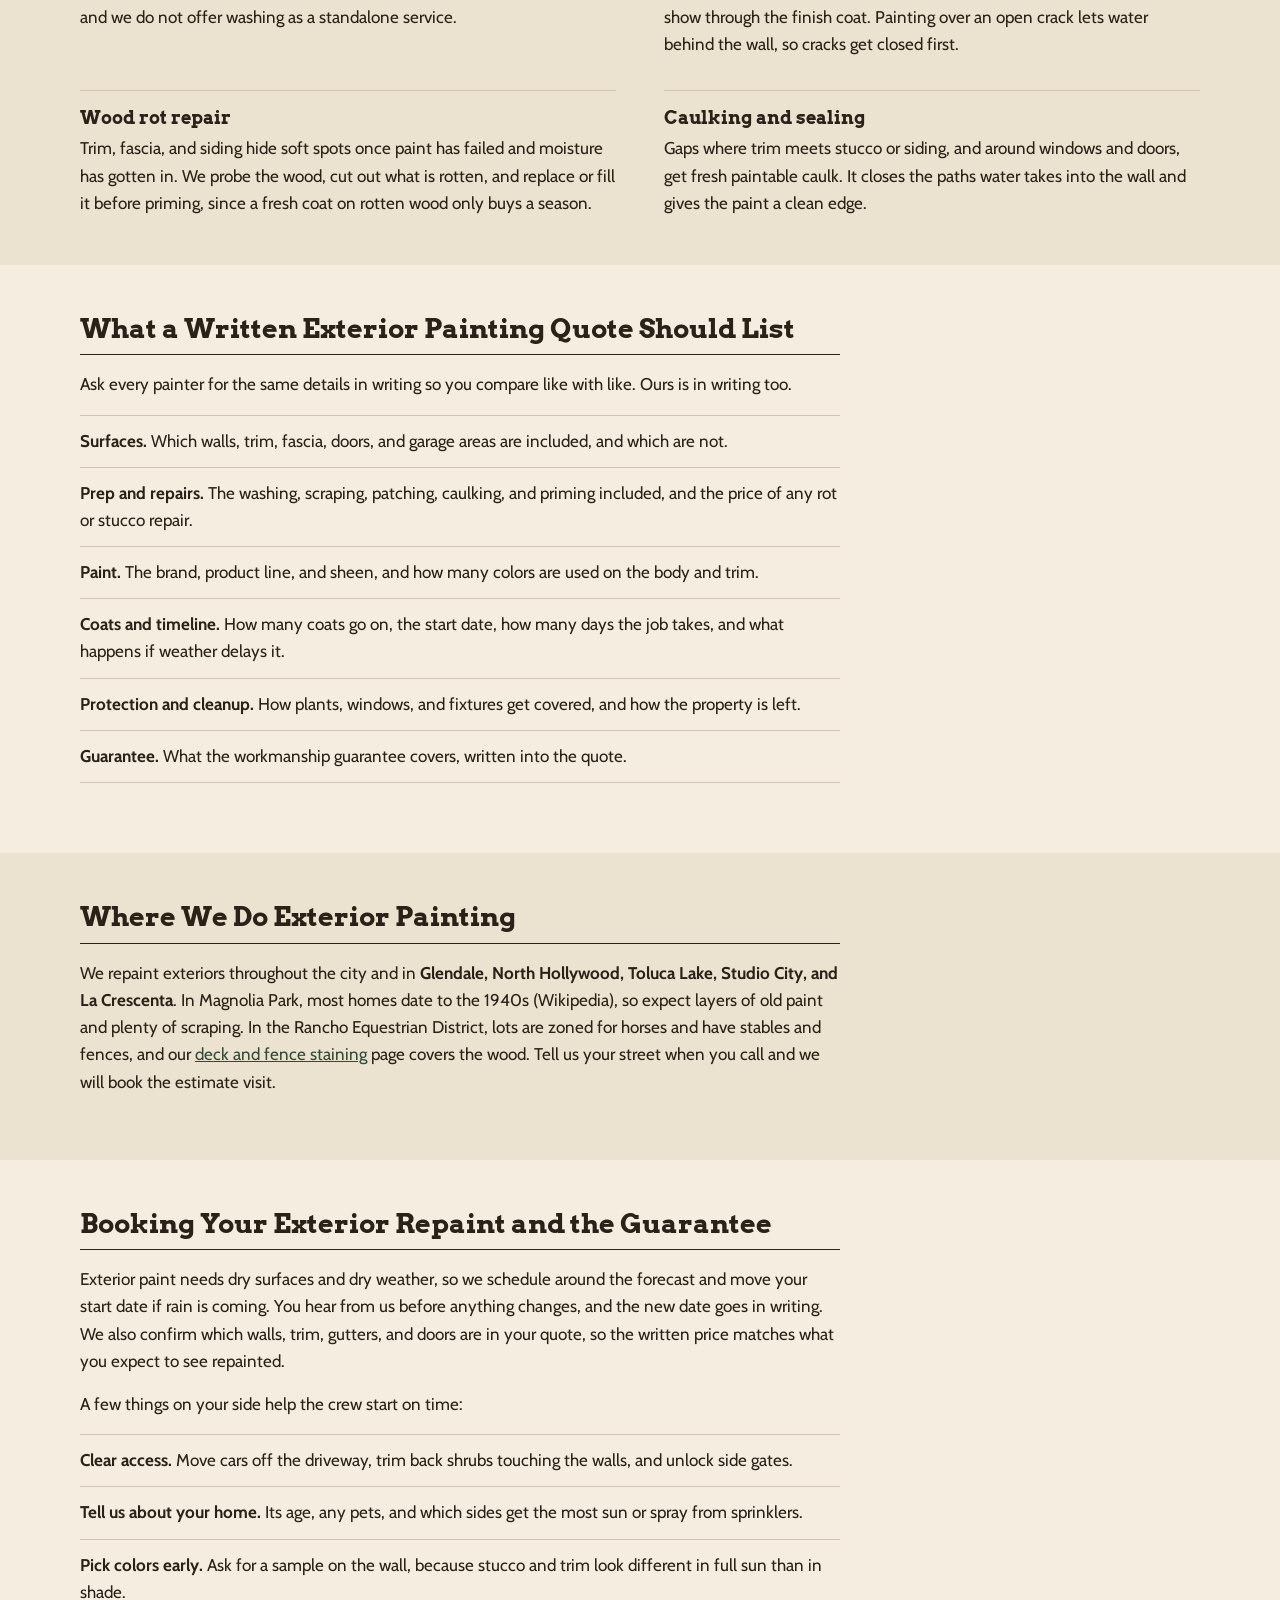
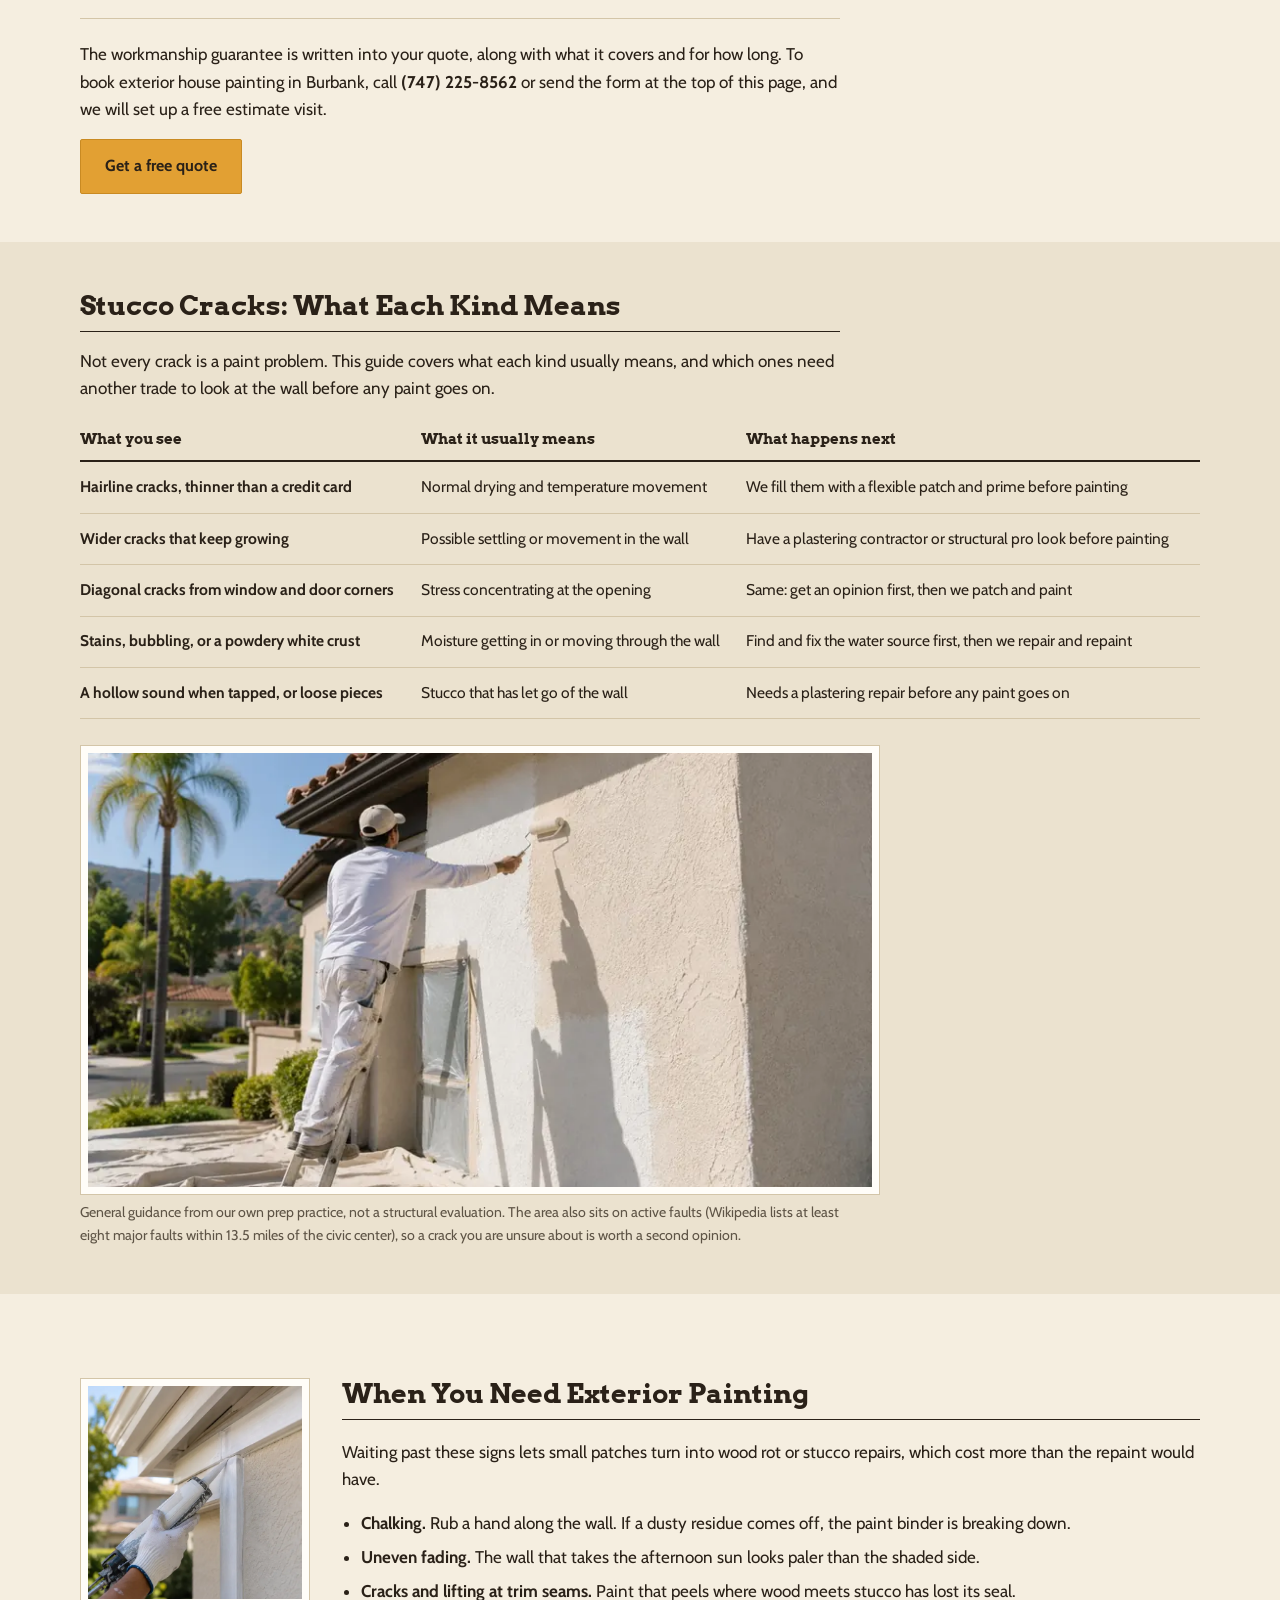
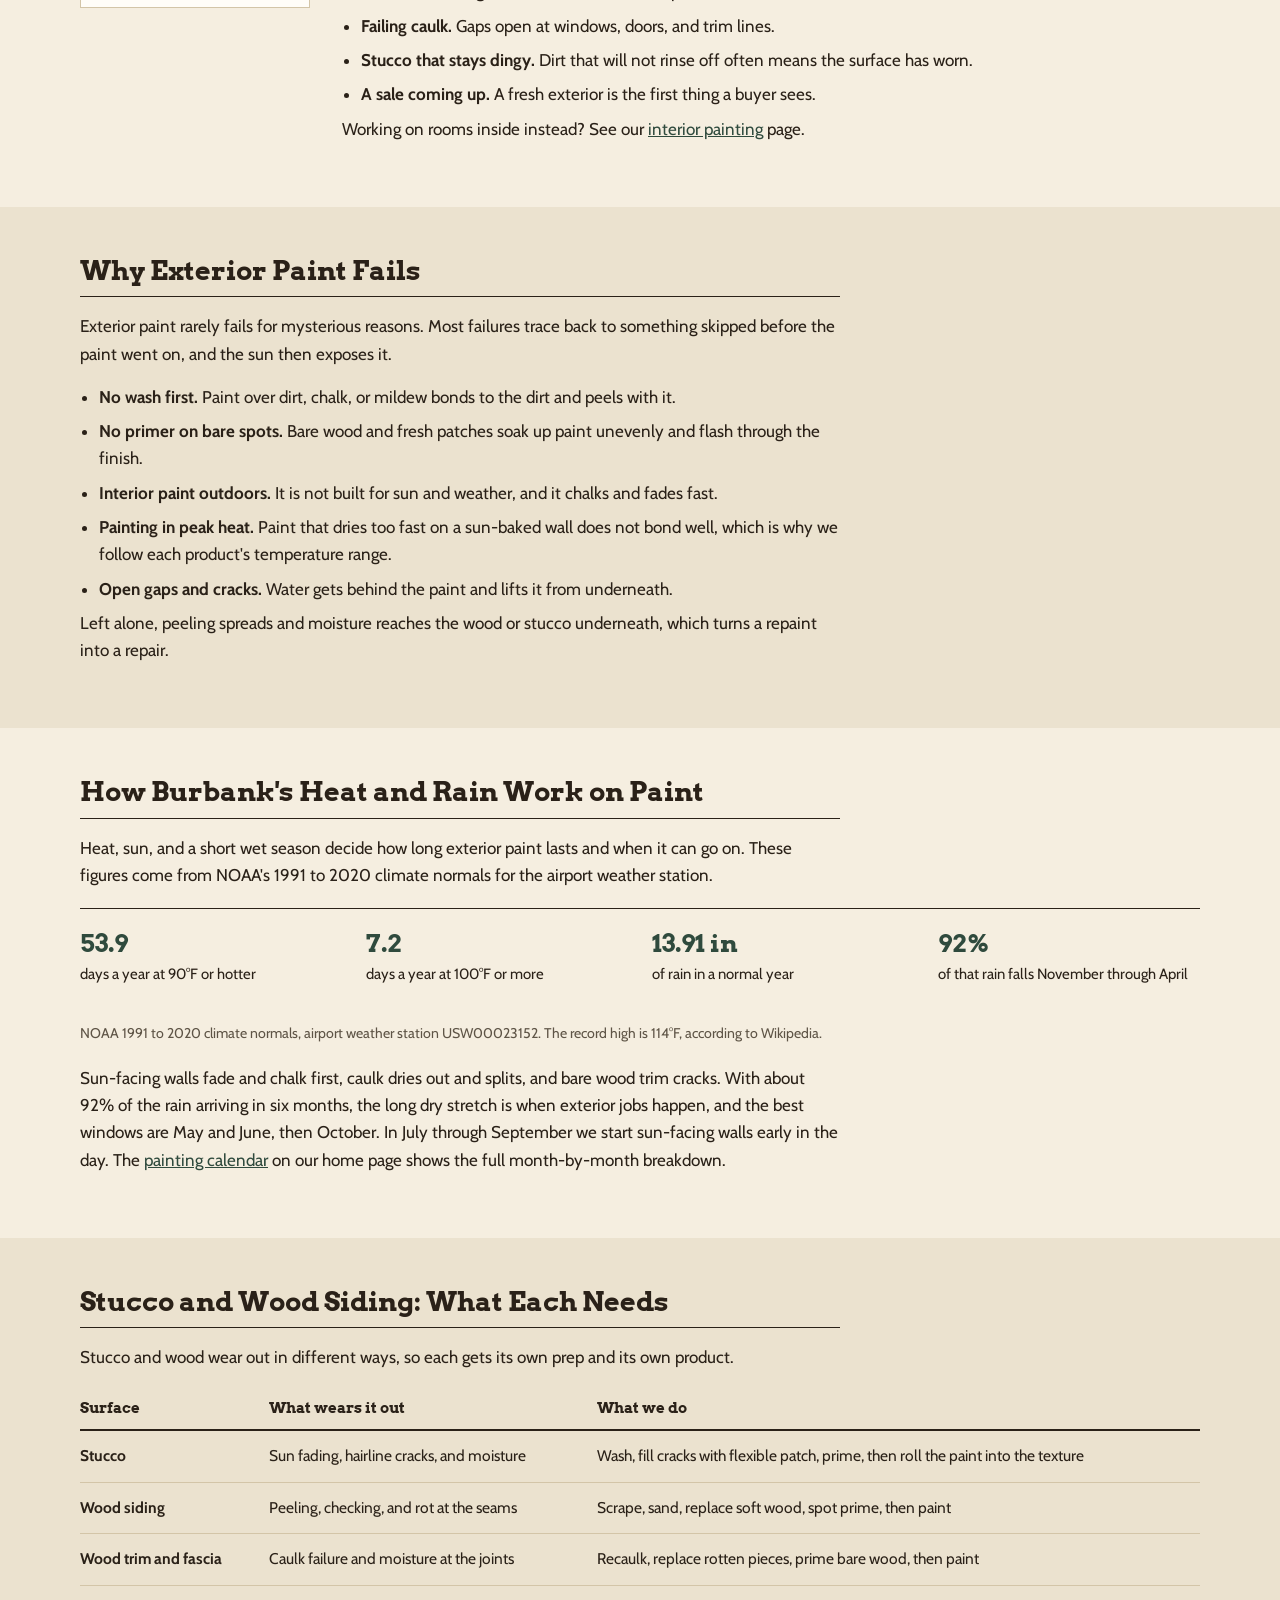
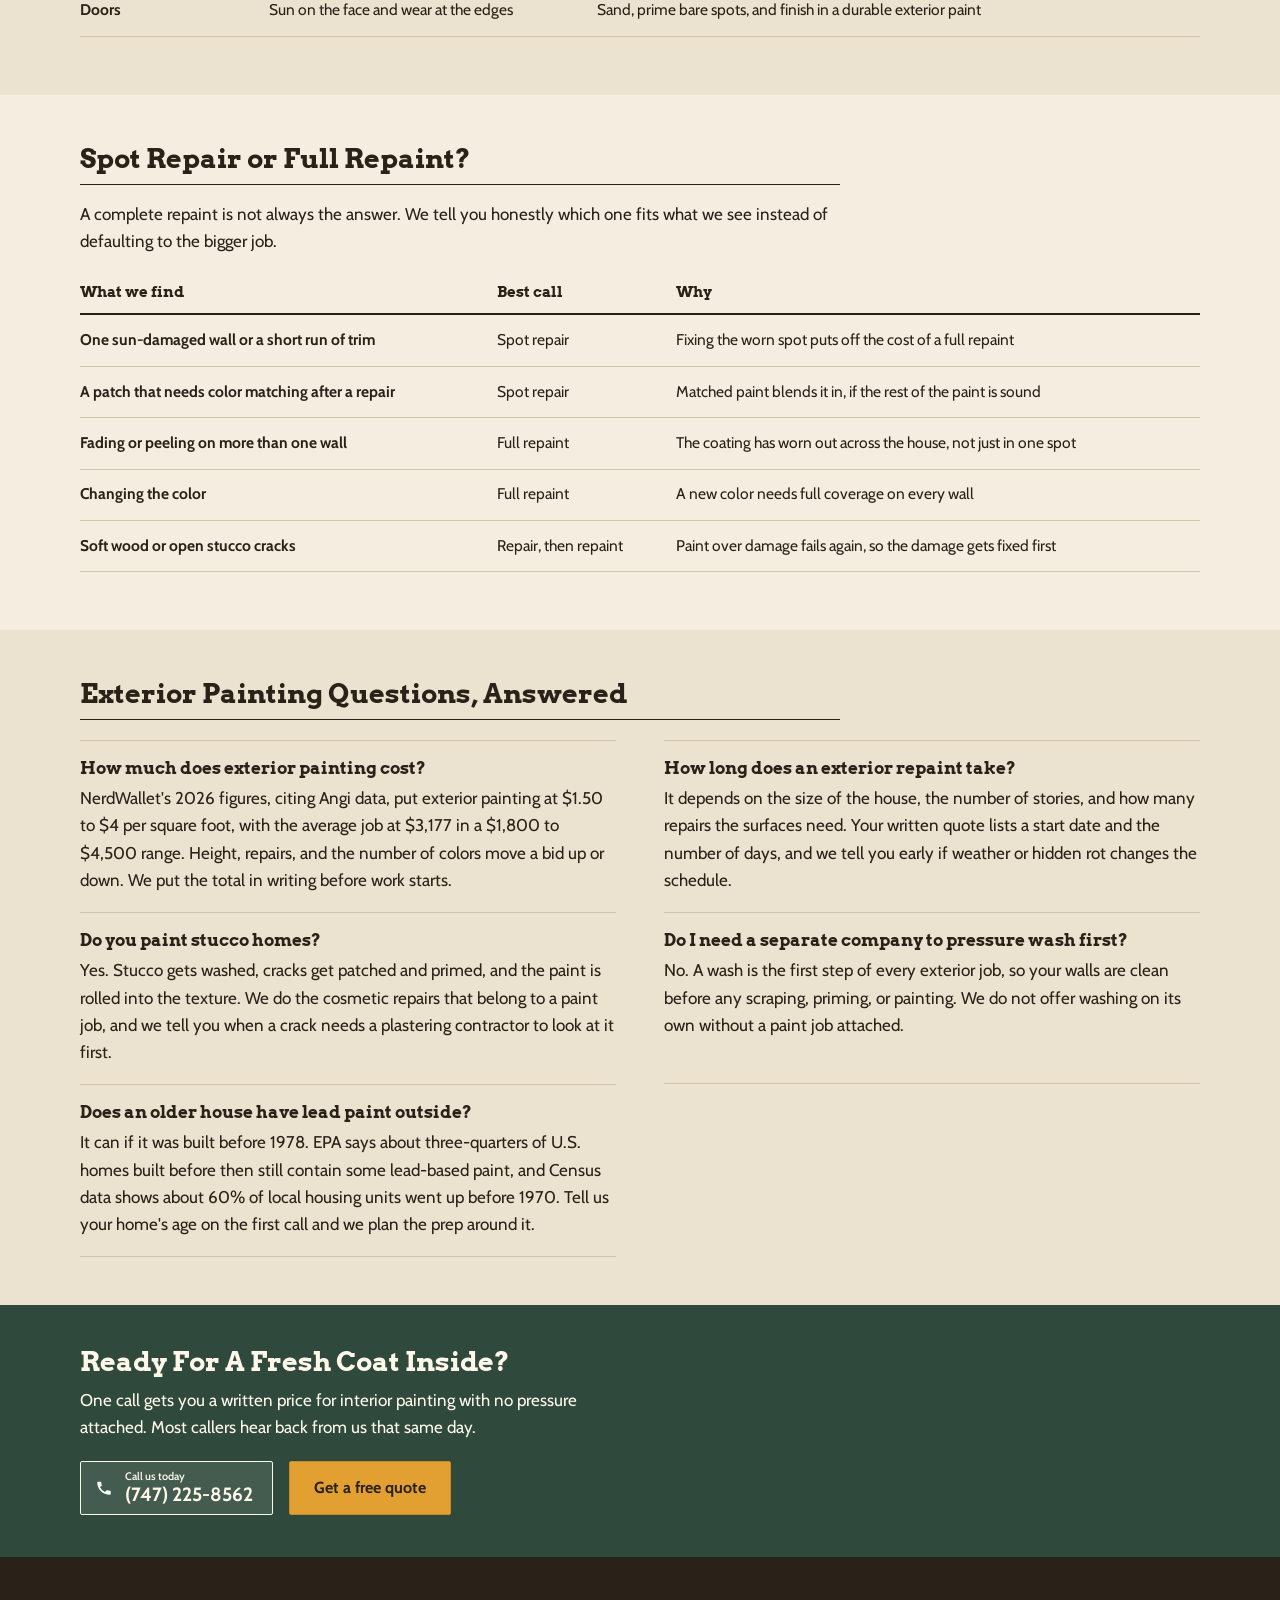
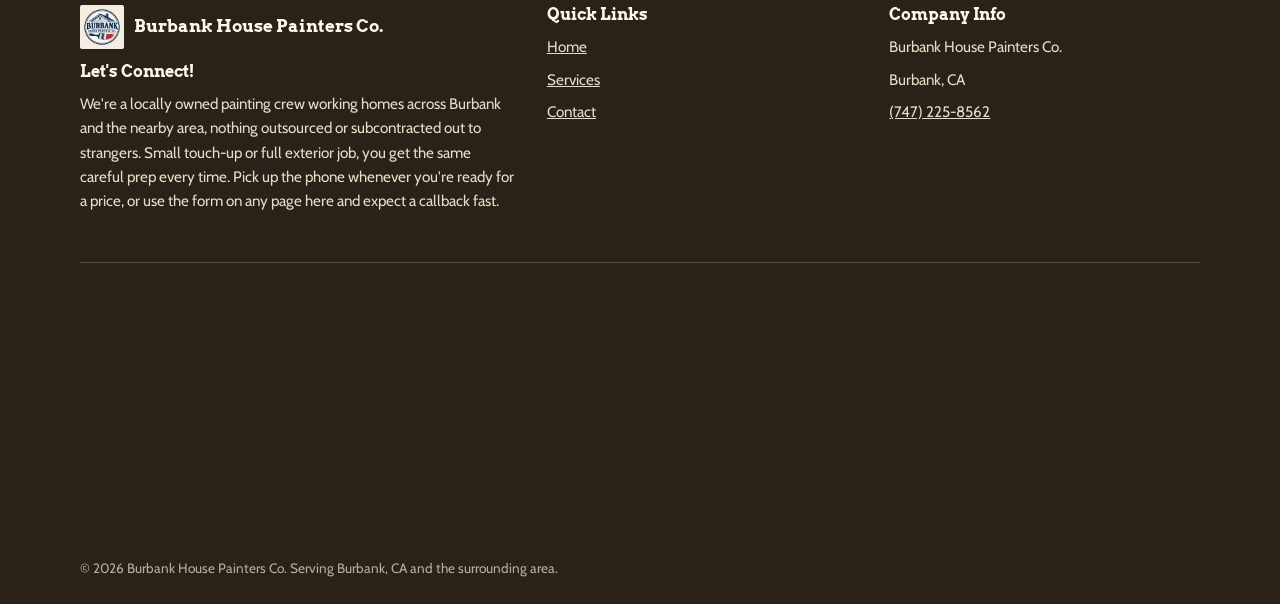
<file: services/exterior-painting.html>
<!DOCTYPE html>
<html lang="en">
<head>
<meta charset="UTF-8">
<meta name="viewport" content="width=device-width, initial-scale=1.0">
<title>Exterior Painting Burbank CA | Painting Company</title>
<meta name="description" content="Exterior painting in Burbank, CA: stucco, siding, trim, plus stucco and wood rot repair. Free estimate from a local painting company. Call (747) 225-8562.">
<link rel="canonical" href="https://burbankhousepainters.com/services/exterior-painting">

<meta property="og:type" content="website">
<meta property="og:site_name" content="Burbank House Painters Co.">
<meta property="og:title" content="Exterior Painting Burbank CA | Painting Company">
<meta property="og:description" content="Exterior painting in Burbank, CA: stucco, siding, trim, plus stucco and wood rot repair. Free estimate from a local painting company. Call (747) 225-8562.">
<meta property="og:url" content="https://burbankhousepainters.com/services/exterior-painting">
<meta property="og:image" content="https://burbankhousepainters.com/images/exterior-painting-burbank-ca-og.jpg">
<meta name="twitter:card" content="summary_large_image">
<meta name="twitter:title" content="Exterior Painting Burbank CA | Painting Company">
<meta name="twitter:description" content="Exterior painting in Burbank, CA: stucco, siding, trim, plus stucco and wood rot repair. Free estimate from a local painting company. Call (747) 225-8562.">
<meta name="twitter:image" content="https://burbankhousepainters.com/images/exterior-painting-burbank-ca-og.jpg">

<link rel="icon" type="image/svg+xml" href="../favicon.svg">
<link rel="preconnect" href="https://fonts.googleapis.com">
<link rel="preconnect" href="https://fonts.gstatic.com" crossorigin>
<link rel="stylesheet" href="https://fonts.googleapis.com/css2?family=Arvo:wght@700&family=Cabin:wght@400;600;700&display=swap">
<link rel="stylesheet" href="../css/style.css">
<script type="application/ld+json">
{
  "@context": "https://schema.org",
  "@type": "HomeAndConstructionBusiness",
  "name": "Burbank House Painters Co.",
  "url": "https://burbankhousepainters.com/services/exterior-painting",
  "telephone": "+17472258562",
  "address": {
    "@type": "PostalAddress",
    "addressLocality": "Burbank",
    "addressRegion": "CA",
    "addressCountry": "US"
  },
  "areaServed": [
    { "@type": "City", "name": "Burbank, CA" },
    { "@type": "City", "name": "Glendale, CA" },
    { "@type": "City", "name": "North Hollywood, CA" },
    { "@type": "City", "name": "Toluca Lake, CA" },
    { "@type": "City", "name": "Studio City, CA" },
    { "@type": "City", "name": "La Crescenta, CA" }
  ]
}
</script>
</head>
<body>

<header class="site-header">
  <div class="wrap">
    <a href="../index.html" class="logo">
      <img src="../images/burbank-house-painters-co-logo.png" alt="Burbank House Painters Co. logo" width="56" height="56">
      Burbank House Painters Co.
    </a>
    <nav class="main-nav" aria-label="Primary">
      <a href="../index.html">Home</a>
      <a href="../index.html#services">Services</a>
      <a href="#contact">Contact</a>
    </nav>
    <div class="header-actions">
      <a href="tel:+17472258562" class="call-badge">
        <span class="icon-circle" aria-hidden="true">
          <svg width="16" height="16" viewBox="0 0 24 24" fill="none" xmlns="http://www.w3.org/2000/svg"><path d="M6.6 10.8c1.4 2.8 3.8 5.2 6.6 6.6l2.2-2.2c.3-.3.7-.4 1-.2 1.1.4 2.3.6 3.6.6.6 0 1 .4 1 1V20c0 .6-.4 1-1 1C10.4 21 3 13.6 3 4.6c0-.6.4-1 1-1h3.4c.6 0 1 .4 1 1 0 1.3.2 2.5.6 3.6.1.4 0 .8-.2 1L6.6 10.8z" fill="#fff"/></svg>
        </span>
        <span class="call-text">
          <span class="call-label">Call us today</span>
          <span class="call-number">(747) 225-8562</span>
        </span>
      </a>
      <button class="nav-toggle" aria-label="Toggle menu" aria-expanded="false">
        <span></span><span></span><span></span>
      </button>
    </div>
  </div>
</header>

<main>

  <section class="top" id="contact">
    <div class="top-band">
      <img class="top-photo" src="../images/exterior-painting-burbank-ca-hero.webp" width="1600" height="900" fetchpriority="high" alt="Painter rolling a stucco wall during exterior painting in Burbank CA">
      <div class="wrap top-band-inner">
        <div class="top-intro">
          <h1>Exterior House Painting in Burbank, CA</h1>
          <p class="top-sub">Stucco, siding, and trim repainted by a local crew, with the washing, repairs, and priming done right and a written price before we start.</p>
          <a href="tel:+17472258562" class="hero-phone-btn">
            <span class="icon-circle" aria-hidden="true">
              <svg width="18" height="18" viewBox="0 0 24 24" fill="none" xmlns="http://www.w3.org/2000/svg"><path d="M6.6 10.8c1.4 2.8 3.8 5.2 6.6 6.6l2.2-2.2c.3-.3.7-.4 1-.2 1.1.4 2.3.6 3.6.6.6 0 1 .4 1 1V20c0 .6-.4 1-1 1C10.4 21 3 13.6 3 4.6c0-.6.4-1 1-1h3.4c.6 0 1 .4 1 1 0 1.3.2 2.5.6 3.6.1.4 0 .8-.2 1L6.6 10.8z" fill="#fff"/></svg>
            </span>
            <span>
              <span class="call-label">Call us today</span>
              <span class="call-number">(747) 225-8562</span>
            </span>
          </a>
        </div>
      </div>
    </div>

    <div class="wrap top-grid">
      <div class="top-specs">
        <p class="spec-row"><strong>What it costs</strong> <span>NerdWallet's 2026 national figures, citing Angi data, run $1.50 to $4 per square foot for exterior painting, with the average exterior job at $3,177 in a $1,800 to $4,500 range. Your written quote shows the real number for your home.</span></p>
        <p class="spec-row"><strong>What we paint</strong> <span>Stucco, wood siding, trim, fascia, and entry doors, plus stucco crack repair, wood rot replacement, and a wash before every job.</span></p>
        <p class="spec-row"><strong>Free estimate</strong> <span>We walk the whole exterior and hand you a written price, usually within two days of your call.</span></p>
        <p class="spec-row"><strong>How we prep</strong> <span>Wash, scrape, sand, patch, caulk, and prime before any paint goes on. Paint from before 1978 can contain lead, so tell us your home's age.</span></p>
        <p class="spec-row"><strong>Local conditions</strong> <span>NOAA's 1991 to 2020 normals count 53.9 days a year at 90°F or hotter and 7.2 at 100°F or more, and about 92% of the year's rain falls November through April, so we plan around the heat and the wet season.</span></p>
        <p class="spec-row"><strong>Where we work</strong> <span>Burbank, Glendale, North Hollywood, Toluca Lake, Studio City, and La Crescenta.</span></p>
      </div>

      <aside class="top-form" aria-label="Free quote request">
        <div class="quote-form-card">
          <p class="form-title">Get a free quote</p>
          <div class="quote-form-body">
            <form class="quote-form" action="https://unemployable-leadgen-form-handler.davideforestali.workers.dev/submit" method="POST">
              <div class="field-row">
                <div>
                  <label for="name">Name</label>
                  <input type="text" id="name" name="name" required>
                </div>
                <div>
                  <label for="phone">Phone</label>
                  <input type="tel" id="phone" name="phone" required>
                </div>
              </div>

              <label for="email">Email</label>
              <input type="email" id="email" name="email" required>

              <label for="service">Desired Service</label>
              <select id="service" name="service">
                <option value="Interior Painting">Interior Painting</option>
                <option value="Cabinet Painting & Refinishing">Cabinet Painting & Refinishing</option>
                <option value="Exterior Painting" selected>Exterior Painting</option>
                <option value="Deck & Fence Staining">Deck & Fence Staining</option>
                <option value="Not Sure">Not Sure Yet</option>
              </select>

              <label for="message">Message</label>
              <textarea id="message" name="message" placeholder="Tell us a bit about your project"></textarea>

              <div style="position:absolute;left:-9999px;top:-9999px" aria-hidden="true">
                <label for="_gotcha">Leave this field empty</label>
                <input type="text" id="_gotcha" name="_gotcha" tabindex="-1" autocomplete="off">
              </div>
              <button type="submit" class="btn-cta">Send my request</button>
              <p class="form-note">We'll call you back, usually the same day.</p>
              <p class="form-status" role="status"></p>
            </form>
          </div>
        </div>
      </aside>
    </div>
  </section>

  <section class="section" id="what-we-paint">
    <div class="wrap">
      <div class="prose-col">
        <h2>What We Paint Outside Your Home</h2>
        <p><strong>Exterior painting in Burbank, CA</strong> covers the stucco, siding, trim, fascia, and doors on the outside of your house, and our crew handles every step: washing, repairs, caulking, priming, painting, and cleanup. Exterior house painting is for homeowners whose paint is chalking or peeling, sellers who want a stronger first impression, and anyone changing colors, and the result is a finish that holds up to the sun. Our <a href="../index.html">home page</a> covers the full list of services.</p>
        <ul class="check-list">
          <li><strong>Stucco.</strong> Washed, cracks patched, then primed and rolled so the texture stays even instead of patchy.</li>
          <li><strong>Wood siding and trim.</strong> Scraped, sanded, spot primed, and finished with exterior-grade paint.</li>
          <li><strong>Fascia, eaves, and doors.</strong> Caulked where they meet another surface to close the gaps water likes to find.</li>
          <li><strong>Prep and repairs.</strong> A wash before every job, stucco crack repair, and wood rot replacement, all covered below.</li>
        </ul>
      </div>
    </div>
  </section>

  <section class="section bg-light" id="how-it-works">
    <div class="wrap">
      <div class="prose-col">
        <h2>How Your Exterior Painting Job Works</h2>
        <ol class="steps">
          <li><strong>Call or send the form.</strong> Tell us about the house and how soon you want it done. We call back, usually the same day.</li>
          <li><strong>We walk the whole exterior.</strong> We check every wall for chalking, cracks, and peeling, probe the trim for soft spots, and look at the caulk lines. You get to talk through colors, and we can paint a test patch so you see the color in your own light.</li>
          <li><strong>You get a written price.</strong> It lists the surfaces, the prep and repairs, the paint, and the cost, usually within two days of your call, with no pressure to say yes.</li>
          <li><strong>We prep, paint, and clean up.</strong> We wash the house, cover plants and fixtures, make the repairs, then prime and paint. When we finish, we walk the exterior with you and touch up anything you spot.</li>
        </ol>
        <p class="how-note">Ready to start? <strong>Call (747) 225-8562</strong>, or use the form at the top of this page.</p>
        <a href="#contact" class="btn-cta">Get a free quote</a>
      </div>
    </div>
  </section>

  <section class="section" id="cost">
    <div class="wrap">
      <div class="prose-col">
        <h2>What Exterior Painting Costs</h2>
        <p>Every home is different, so your written quote is the only number that counts. These national averages give you a starting point for comparing bids.</p>
      </div>
      <ul class="stat-row">
        <li><span class="stat-num">$1.50 to $4</span> <span class="stat-label">per square foot, professional exterior painting</span></li>
        <li><span class="stat-num">$3,177</span> <span class="stat-label">average exterior painting job</span></li>
        <li><span class="stat-num">$1,800 to $4,500</span> <span class="stat-label">typical range for an exterior job</span></li>
        <li><span class="stat-num">$15 to $60+</span> <span class="stat-label">per gallon of paint, with primer at $20 to $60</span></li>
      </ul>
      <p class="source-note">National averages: NerdWallet, updated February 2026, citing Angi data. Local bids can run higher or lower, so ask for a written quote.</p>

      <h3>What moves your price</h3>
      <ul class="bullets cost-factors">
        <li><strong>Size and height.</strong> A second story means ladders or scaffolding and more hours.</li>
        <li><strong>Repairs.</strong> Cracked stucco, lifting trim paint, and soft wood all add prep time before painting can start.</li>
        <li><strong>Surfaces.</strong> Stucco, wood siding, trim, and doors each need their own prep and product.</li>
        <li><strong>Colors.</strong> A different color on the body and trim means more cutting in and more time.</li>
        <li><strong>Paint grade.</strong> Better exterior paint costs more per gallon and typically lasts longer.</li>
      </ul>
    </div>
  </section>

  <section class="section bg-light" id="repairs">
    <div class="wrap">
      <div class="prose-col">
        <h2>Prep and Repairs Done Before Exterior Paint</h2>
        <p>Exterior paint fails where the surface under it fails, so these repairs decide how long the new coat lasts. We handle the repairs that belong to a paint job and tell you when something needs a different trade.</p>
      </div>
      <div class="local-body repairs-body">
        <div class="note">
          <h3>Washing before painting</h3>
          <p>Every exterior job starts with a wash that clears dirt, chalk, and mildew, so paint bonds to the wall instead of to the dust on it. It is part of the price, and we do not offer washing as a standalone service.</p>
        </div>
        <div class="note">
          <h3>Stucco repair</h3>
          <p>Hairline cracks and small chips get cleaned out and filled with a flexible patching product made for stucco, then primed so the repair does not show through the finish coat. Painting over an open crack lets water behind the wall, so cracks get closed first.</p>
        </div>
        <div class="note">
          <h3>Wood rot repair</h3>
          <p>Trim, fascia, and siding hide soft spots once paint has failed and moisture has gotten in. We probe the wood, cut out what is rotten, and replace or fill it before priming, since a fresh coat on rotten wood only buys a season.</p>
        </div>
        <div class="note">
          <h3>Caulking and sealing</h3>
          <p>Gaps where trim meets stucco or siding, and around windows and doors, get fresh paintable caulk. It closes the paths water takes into the wall and gives the paint a clean edge.</p>
        </div>
      </div>
    </div>
  </section>

  <section class="section" id="quote-checklist">
    <div class="wrap">
      <div class="prose-col">
        <h2>What a Written Exterior Painting Quote Should List</h2>
        <p>Ask every painter for the same details in writing so you compare like with like. Ours is in writing too.</p>
        <ul class="check-list">
          <li><strong>Surfaces.</strong> Which walls, trim, fascia, doors, and garage areas are included, and which are not.</li>
          <li><strong>Prep and repairs.</strong> The washing, scraping, patching, caulking, and priming included, and the price of any rot or stucco repair.</li>
          <li><strong>Paint.</strong> The brand, product line, and sheen, and how many colors are used on the body and trim.</li>
          <li><strong>Coats and timeline.</strong> How many coats go on, the start date, how many days the job takes, and what happens if weather delays it.</li>
          <li><strong>Protection and cleanup.</strong> How plants, windows, and fixtures get covered, and how the property is left.</li>
          <li><strong>Guarantee.</strong> What the workmanship guarantee covers, written into the quote.</li>
        </ul>
      </div>
    </div>
  </section>

  <section class="section bg-light" id="area">
    <div class="wrap">
      <div class="prose-col">
        <h2>Where We Do Exterior Painting</h2>
        <p>We repaint exteriors throughout the city and in <strong>Glendale, North Hollywood, Toluca Lake, Studio City, and La Crescenta</strong>. In Magnolia Park, most homes date to the 1940s (Wikipedia), so expect layers of old paint and plenty of scraping. In the Rancho Equestrian District, lots are zoned for horses and have stables and fences, and our <a href="deck-fence-staining.html">deck and fence staining</a> page covers the wood. Tell us your street when you call and we will book the estimate visit.</p>
      </div>
    </div>
  </section>

  <section class="section" id="booking">
    <div class="wrap">
      <div class="prose-col">
        <h2>Booking Your Exterior Repaint and the Guarantee</h2>
        <p>Exterior paint needs dry surfaces and dry weather, so we schedule around the forecast and move your start date if rain is coming. You hear from us before anything changes, and the new date goes in writing. We also confirm which walls, trim, gutters, and doors are in your quote, so the written price matches what you expect to see repainted.</p>
        <p>A few things on your side help the crew start on time:</p>
        <ul class="check-list">
          <li><strong>Clear access.</strong> Move cars off the driveway, trim back shrubs touching the walls, and unlock side gates.</li>
          <li><strong>Tell us about your home.</strong> Its age, any pets, and which sides get the most sun or spray from sprinklers.</li>
          <li><strong>Pick colors early.</strong> Ask for a sample on the wall, because stucco and trim look different in full sun than in shade.</li>
        </ul>
        <p>The workmanship guarantee is written into your quote, along with what it covers and for how long. To book exterior house painting in Burbank, call <strong>(747) 225-8562</strong> or send the form at the top of this page, and we will set up a free estimate visit.</p>
        <a href="#contact" class="btn-cta">Get a free quote</a>
      </div>
    </div>
  </section>

  <section class="section bg-light" id="cracks">
    <div class="wrap">
      <div class="prose-col">
        <h2>Stucco Cracks: What Each Kind Means</h2>
        <p>Not every crack is a paint problem. This guide covers what each kind usually means, and which ones need another trade to look at the wall before any paint goes on.</p>
      </div>
      <div class="table-scroll">
        <table class="cost-table crack-table">
          <thead>
            <tr><th scope="col">What you see</th><th scope="col">What it usually means</th><th scope="col">What happens next</th></tr>
          </thead>
          <tbody>
            <tr><td>Hairline cracks, thinner than a credit card</td><td>Normal drying and temperature movement</td><td>We fill them with a flexible patch and prime before painting</td></tr>
            <tr><td>Wider cracks that keep growing</td><td>Possible settling or movement in the wall</td><td>Have a plastering contractor or structural pro look before painting</td></tr>
            <tr><td>Diagonal cracks from window and door corners</td><td>Stress concentrating at the opening</td><td>Same: get an opinion first, then we patch and paint</td></tr>
            <tr><td>Stains, bubbling, or a powdery white crust</td><td>Moisture getting in or moving through the wall</td><td>Find and fix the water source first, then we repair and repaint</td></tr>
            <tr><td>A hollow sound when tapped, or loose pieces</td><td>Stucco that has let go of the wall</td><td>Needs a plastering repair before any paint goes on</td></tr>
          </tbody>
        </table>
      </div>
      <figure class="figure-wide">
        <img class="how-photo" src="../images/house-painters-burbank-ca-exterior-stucco.webp" width="800" height="450" loading="lazy" alt="Painter rolling stucco, exterior house painting in Burbank CA">
      </figure>
      <div class="prose-col">
        <p class="source-note">General guidance from our own prep practice, not a structural evaluation. The area also sits on active faults (Wikipedia lists at least eight major faults within 13.5 miles of the civic center), so a crack you are unsure about is worth a second opinion.</p>
      </div>
    </div>
  </section>

  <section class="section" id="when">
    <div class="wrap">
      <div class="split">
        <img class="split-photo" src="../images/exterior-painting-burbank-ca-trim-detail.webp" width="600" height="800" loading="lazy" alt="Painter caulking exterior trim during exterior painting in Burbank CA">
        <div>
          <h2>When You Need Exterior Painting</h2>
          <p>Waiting past these signs lets small patches turn into wood rot or stucco repairs, which cost more than the repaint would have.</p>
          <ul class="bullets">
            <li><strong>Chalking.</strong> Rub a hand along the wall. If a dusty residue comes off, the paint binder is breaking down.</li>
            <li><strong>Uneven fading.</strong> The wall that takes the afternoon sun looks paler than the shaded side.</li>
            <li><strong>Cracks and lifting at trim seams.</strong> Paint that peels where wood meets stucco has lost its seal.</li>
            <li><strong>Failing caulk.</strong> Gaps open at windows, doors, and trim lines.</li>
            <li><strong>Stucco that stays dingy.</strong> Dirt that will not rinse off often means the surface has worn.</li>
            <li><strong>A sale coming up.</strong> A fresh exterior is the first thing a buyer sees.</li>
          </ul>
          <p>Working on rooms inside instead? See our <a href="interior-painting.html">interior painting</a> page.</p>
        </div>
      </div>
    </div>
  </section>

  <section class="section bg-light" id="why">
    <div class="wrap">
      <div class="prose-col">
        <h2>Why Exterior Paint Fails</h2>
        <p>Exterior paint rarely fails for mysterious reasons. Most failures trace back to something skipped before the paint went on, and the sun then exposes it.</p>
        <ul class="bullets">
          <li><strong>No wash first.</strong> Paint over dirt, chalk, or mildew bonds to the dirt and peels with it.</li>
          <li><strong>No primer on bare spots.</strong> Bare wood and fresh patches soak up paint unevenly and flash through the finish.</li>
          <li><strong>Interior paint outdoors.</strong> It is not built for sun and weather, and it chalks and fades fast.</li>
          <li><strong>Painting in peak heat.</strong> Paint that dries too fast on a sun-baked wall does not bond well, which is why we follow each product's temperature range.</li>
          <li><strong>Open gaps and cracks.</strong> Water gets behind the paint and lifts it from underneath.</li>
        </ul>
        <p>Left alone, peeling spreads and moisture reaches the wood or stucco underneath, which turns a repaint into a repair.</p>
      </div>
    </div>
  </section>

  <section class="section" id="climate">
    <div class="wrap">
      <div class="prose-col">
        <h2>How Burbank's Heat and Rain Work on Paint</h2>
        <p>Heat, sun, and a short wet season decide how long exterior paint lasts and when it can go on. These figures come from NOAA's 1991 to 2020 climate normals for the airport weather station.</p>
      </div>
      <ul class="stat-row">
        <li><span class="stat-num">53.9</span> <span class="stat-label">days a year at 90°F or hotter</span></li>
        <li><span class="stat-num">7.2</span> <span class="stat-label">days a year at 100°F or more</span></li>
        <li><span class="stat-num">13.91 in</span> <span class="stat-label">of rain in a normal year</span></li>
        <li><span class="stat-num">92%</span> <span class="stat-label">of that rain falls November through April</span></li>
      </ul>
      <p class="source-note">NOAA 1991 to 2020 climate normals, airport weather station USW00023152. The record high is 114°F, according to Wikipedia.</p>
      <div class="prose-col">
        <p>Sun-facing walls fade and chalk first, caulk dries out and splits, and bare wood trim cracks. With about 92% of the rain arriving in six months, the long dry stretch is when exterior jobs happen, and the best windows are May and June, then October. In July through September we start sun-facing walls early in the day. The <a href="../index.html#calendar">painting calendar</a> on our home page shows the full month-by-month breakdown.</p>
      </div>
    </div>
  </section>

  <section class="section bg-light" id="surfaces">
    <div class="wrap">
      <div class="prose-col">
        <h2>Stucco and Wood Siding: What Each Needs</h2>
        <p>Stucco and wood wear out in different ways, so each gets its own prep and its own product.</p>
      </div>
      <div class="table-scroll">
        <table class="cost-table surface-table">
          <thead>
            <tr><th scope="col">Surface</th><th scope="col">What wears it out</th><th scope="col">What we do</th></tr>
          </thead>
          <tbody>
            <tr><td>Stucco</td><td>Sun fading, hairline cracks, and moisture</td><td>Wash, fill cracks with flexible patch, prime, then roll the paint into the texture</td></tr>
            <tr><td>Wood siding</td><td>Peeling, checking, and rot at the seams</td><td>Scrape, sand, replace soft wood, spot prime, then paint</td></tr>
            <tr><td>Wood trim and fascia</td><td>Caulk failure and moisture at the joints</td><td>Recaulk, replace rotten pieces, prime bare wood, then paint</td></tr>
            <tr><td>Doors</td><td>Sun on the face and wear at the edges</td><td>Sand, prime bare spots, and finish in a durable exterior paint</td></tr>
          </tbody>
        </table>
      </div>
    </div>
  </section>

  <section class="section" id="repaint">
    <div class="wrap">
      <div class="prose-col">
        <h2>Spot Repair or Full Repaint?</h2>
        <p>A complete repaint is not always the answer. We tell you honestly which one fits what we see instead of defaulting to the bigger job.</p>
      </div>
      <div class="table-scroll">
        <table class="cost-table repaint-table">
          <thead>
            <tr><th scope="col">What we find</th><th scope="col">Best call</th><th scope="col">Why</th></tr>
          </thead>
          <tbody>
            <tr><td>One sun-damaged wall or a short run of trim</td><td>Spot repair</td><td>Fixing the worn spot puts off the cost of a full repaint</td></tr>
            <tr><td>A patch that needs color matching after a repair</td><td>Spot repair</td><td>Matched paint blends it in, if the rest of the paint is sound</td></tr>
            <tr><td>Fading or peeling on more than one wall</td><td>Full repaint</td><td>The coating has worn out across the house, not just in one spot</td></tr>
            <tr><td>Changing the color</td><td>Full repaint</td><td>A new color needs full coverage on every wall</td></tr>
            <tr><td>Soft wood or open stucco cracks</td><td>Repair, then repaint</td><td>Paint over damage fails again, so the damage gets fixed first</td></tr>
          </tbody>
        </table>
      </div>
    </div>
  </section>

  <section class="section bg-light" id="faq">
    <div class="wrap">
      <div class="prose-col">
        <h2>Exterior Painting Questions, Answered</h2>
      </div>
      <div class="faq-grid">
        <div class="faq-item">
          <h3>How much does exterior painting cost?</h3>
          <p>NerdWallet's 2026 figures, citing Angi data, put exterior painting at $1.50 to $4 per square foot, with the average job at $3,177 in a $1,800 to $4,500 range. Height, repairs, and the number of colors move a bid up or down. We put the total in writing before work starts.</p>
        </div>
        <div class="faq-item">
          <h3>How long does an exterior repaint take?</h3>
          <p>It depends on the size of the house, the number of stories, and how many repairs the surfaces need. Your written quote lists a start date and the number of days, and we tell you early if weather or hidden rot changes the schedule.</p>
        </div>
        <div class="faq-item">
          <h3>Do you paint stucco homes?</h3>
          <p>Yes. Stucco gets washed, cracks get patched and primed, and the paint is rolled into the texture. We do the cosmetic repairs that belong to a paint job, and we tell you when a crack needs a plastering contractor to look at it first.</p>
        </div>
        <div class="faq-item">
          <h3>Do I need a separate company to pressure wash first?</h3>
          <p>No. A wash is the first step of every exterior job, so your walls are clean before any scraping, priming, or painting. We do not offer washing on its own without a paint job attached.</p>
        </div>
        <div class="faq-item">
          <h3>Does an older house have lead paint outside?</h3>
          <p>It can if it was built before 1978. EPA says about three-quarters of U.S. homes built before then still contain some lead-based paint, and Census data shows about 60% of local housing units went up before 1970. Tell us your home's age on the first call and we plan the prep around it.</p>
        </div>
      </div>
    </div>
  </section>

</main>

<section class="cta-band">
  <div class="wrap">
    <h2>Ready For A Fresh Coat Inside?</h2>
    <p>One call gets you a written price for interior painting with no pressure attached. Most callers hear back from us that same day.</p>
    <div class="hero-cta-row">
      <a href="tel:+17472258562" class="hero-phone-btn">
        <span class="icon-circle" aria-hidden="true">
          <svg width="18" height="18" viewBox="0 0 24 24" fill="none" xmlns="http://www.w3.org/2000/svg"><path d="M6.6 10.8c1.4 2.8 3.8 5.2 6.6 6.6l2.2-2.2c.3-.3.7-.4 1-.2 1.1.4 2.3.6 3.6.6.6 0 1 .4 1 1V20c0 .6-.4 1-1 1C10.4 21 3 13.6 3 4.6c0-.6.4-1 1-1h3.4c.6 0 1 .4 1 1 0 1.3.2 2.5.6 3.6.1.4 0 .8-.2 1L6.6 10.8z" fill="#fff"/></svg>
        </span>
        <span>
          <span class="call-label">Call us today</span>
          <span class="call-number">(747) 225-8562</span>
        </span>
      </a>
      <a href="#contact" class="btn-cta">Get a free quote</a>
    </div>
  </div>
</section>

<footer class="site-footer">
  <div class="wrap">
    <div class="footer-grid">
      <div>
        <a href="../index.html" class="logo">
          <img src="../images/burbank-house-painters-co-logo.png" alt="Burbank House Painters Co. logo" width="56" height="56">
          Burbank House Painters Co.
        </a>
        <h3>Let's Connect!</h3>
        <p>We're a locally owned painting crew working homes across Burbank and the nearby area, nothing outsourced or subcontracted out to strangers. Small touch-up or full exterior job, you get the same careful prep every time. Pick up the phone whenever you're ready for a price, or use the form on any page here and expect a callback fast.</p>
      </div>
      <div>
        <h3>Quick Links</h3>
        <ul>
          <li><a href="../index.html">Home</a></li>
          <li><a href="../index.html#services">Services</a></li>
          <li><a href="#contact">Contact</a></li>
        </ul>
      </div>
      <div>
        <h3>Company Info</h3>
        <ul>
          <li>Burbank House Painters Co.</li>
          <li>Burbank, CA</li>
          <li><a href="tel:+17472258562">(747) 225-8562</a></li>
        </ul>
      </div>
    </div>
    <div class="footer-map">
      <iframe src="https://maps.google.com/maps?q=Burbank%2C%20CA&amp;z=12&amp;output=embed" title="Map of Burbank, CA" width="600" height="220" loading="lazy" referrerpolicy="no-referrer-when-downgrade"></iframe>
    </div>
    <div class="footer-bottom">
      &copy; 2026 Burbank House Painters Co. Serving Burbank, CA and the surrounding area.
    </div>
  </div>
</footer>

<script src="../js/main.js"></script>
</body>
</html>
</file>
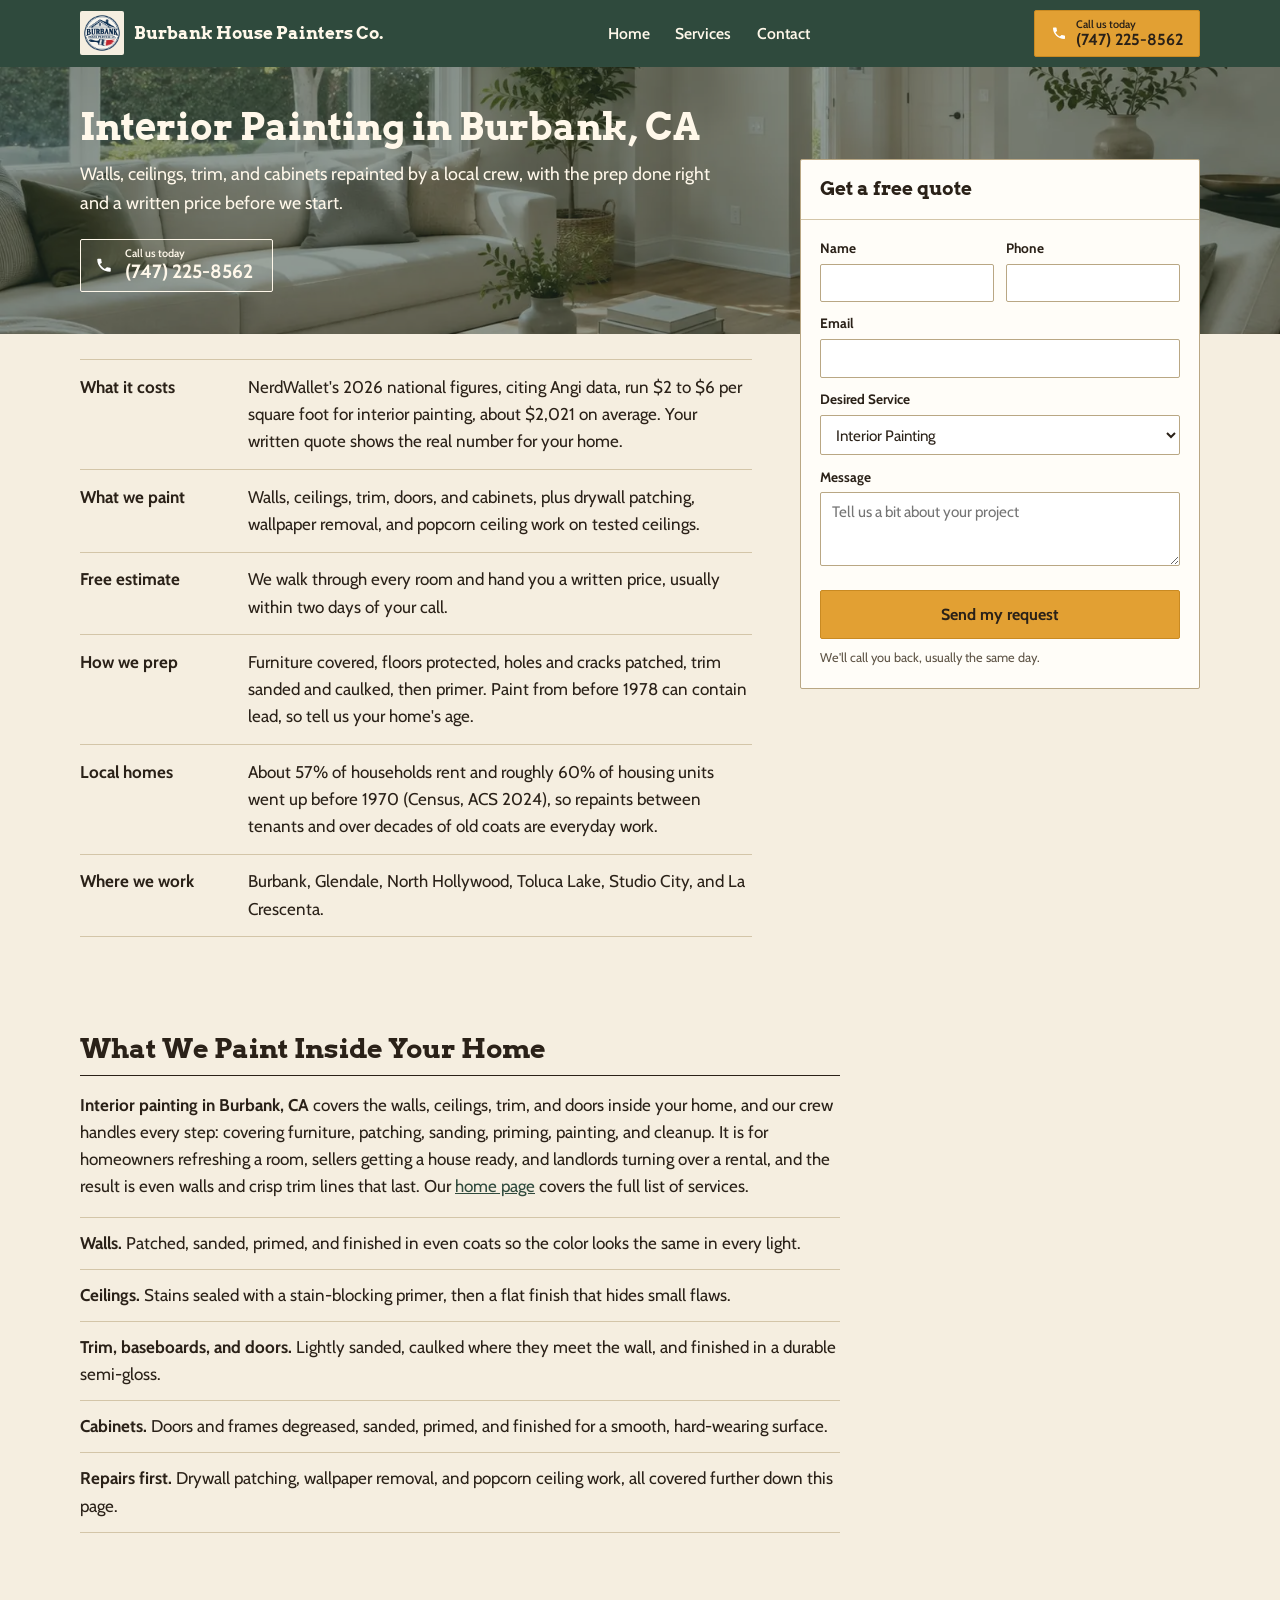
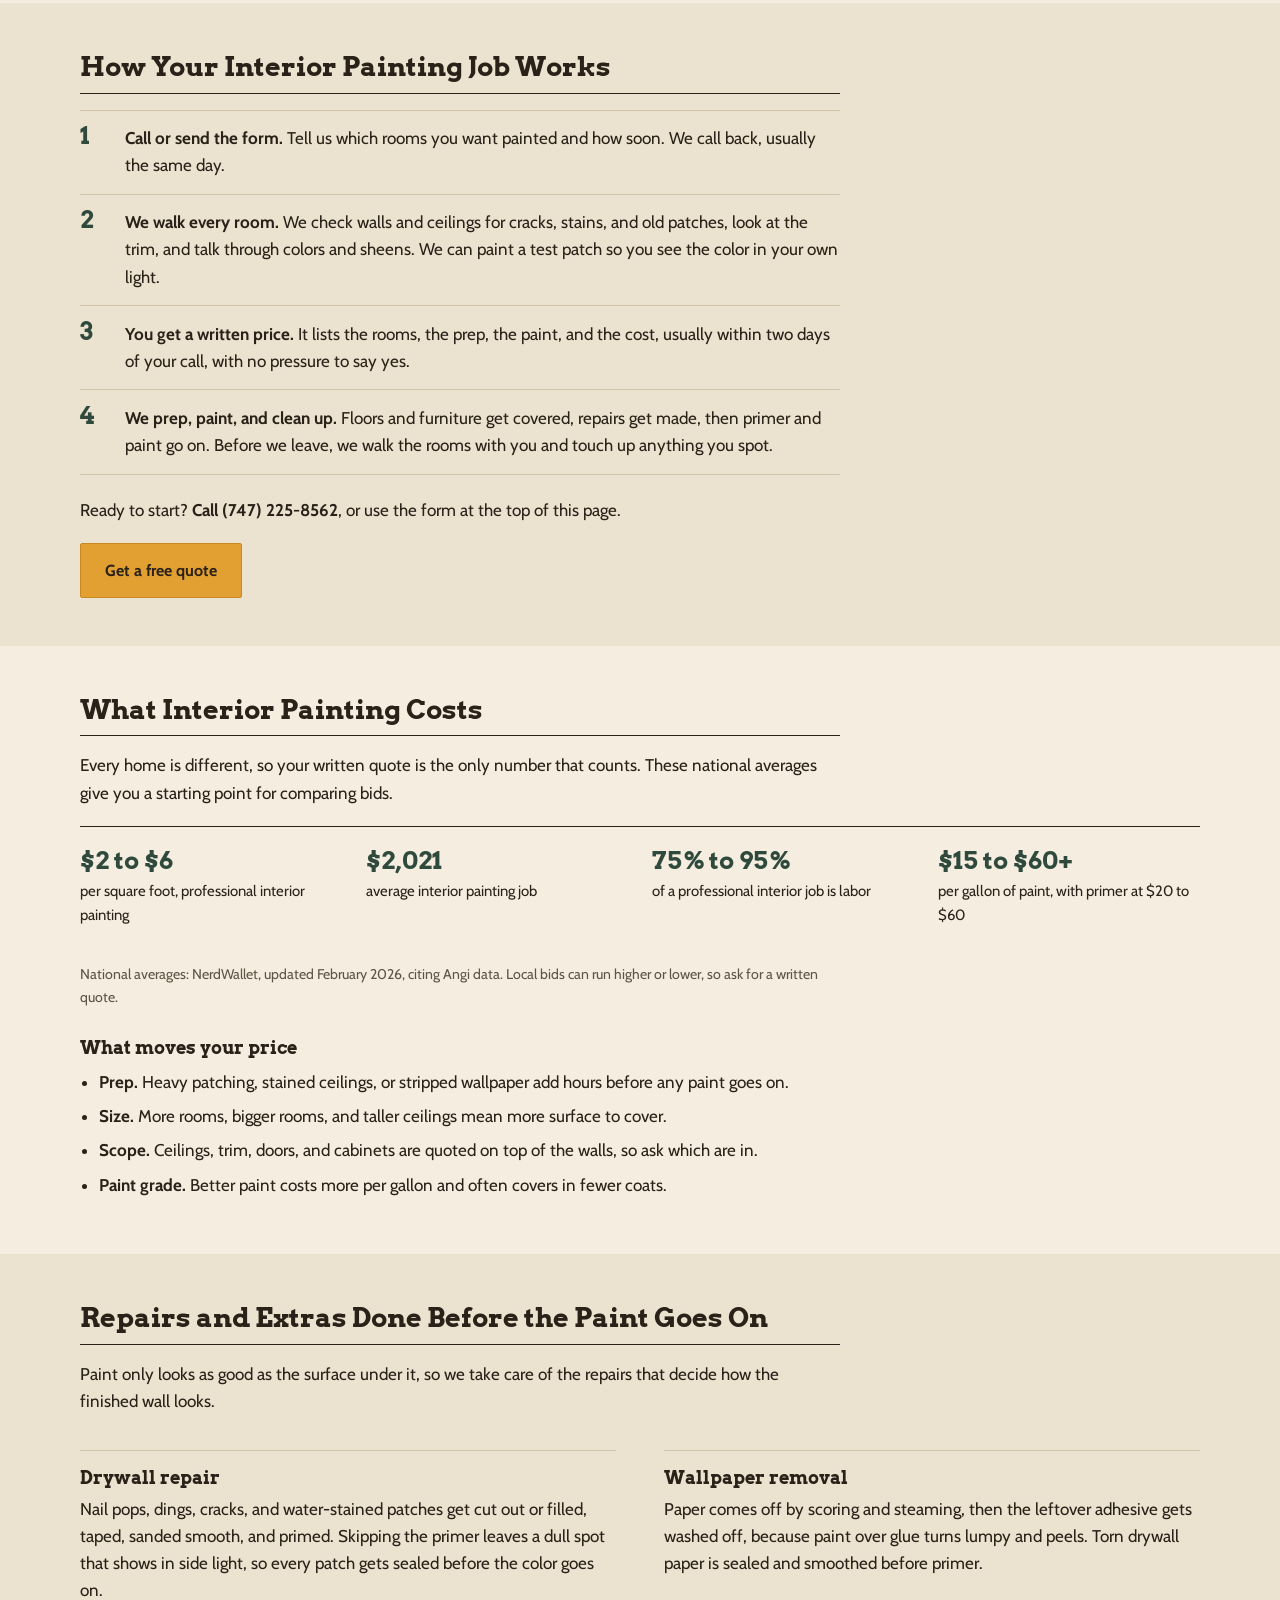
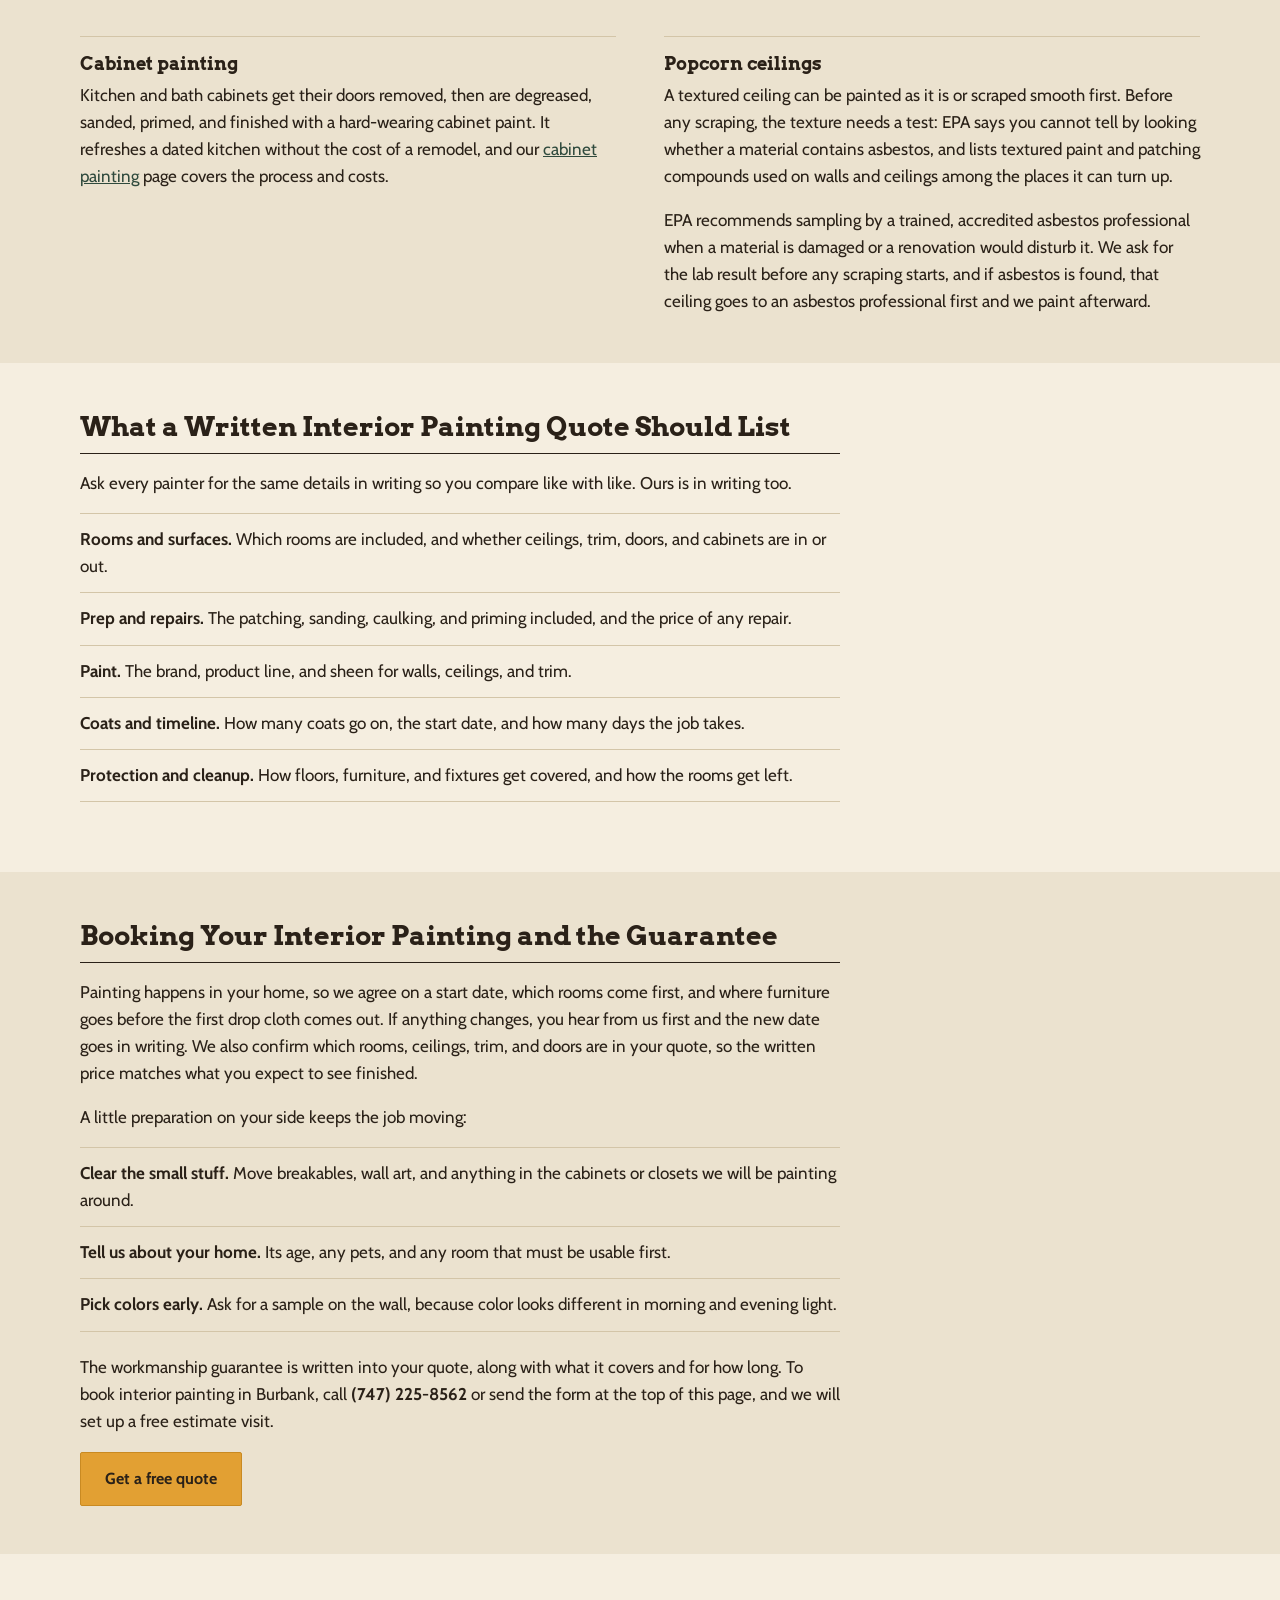
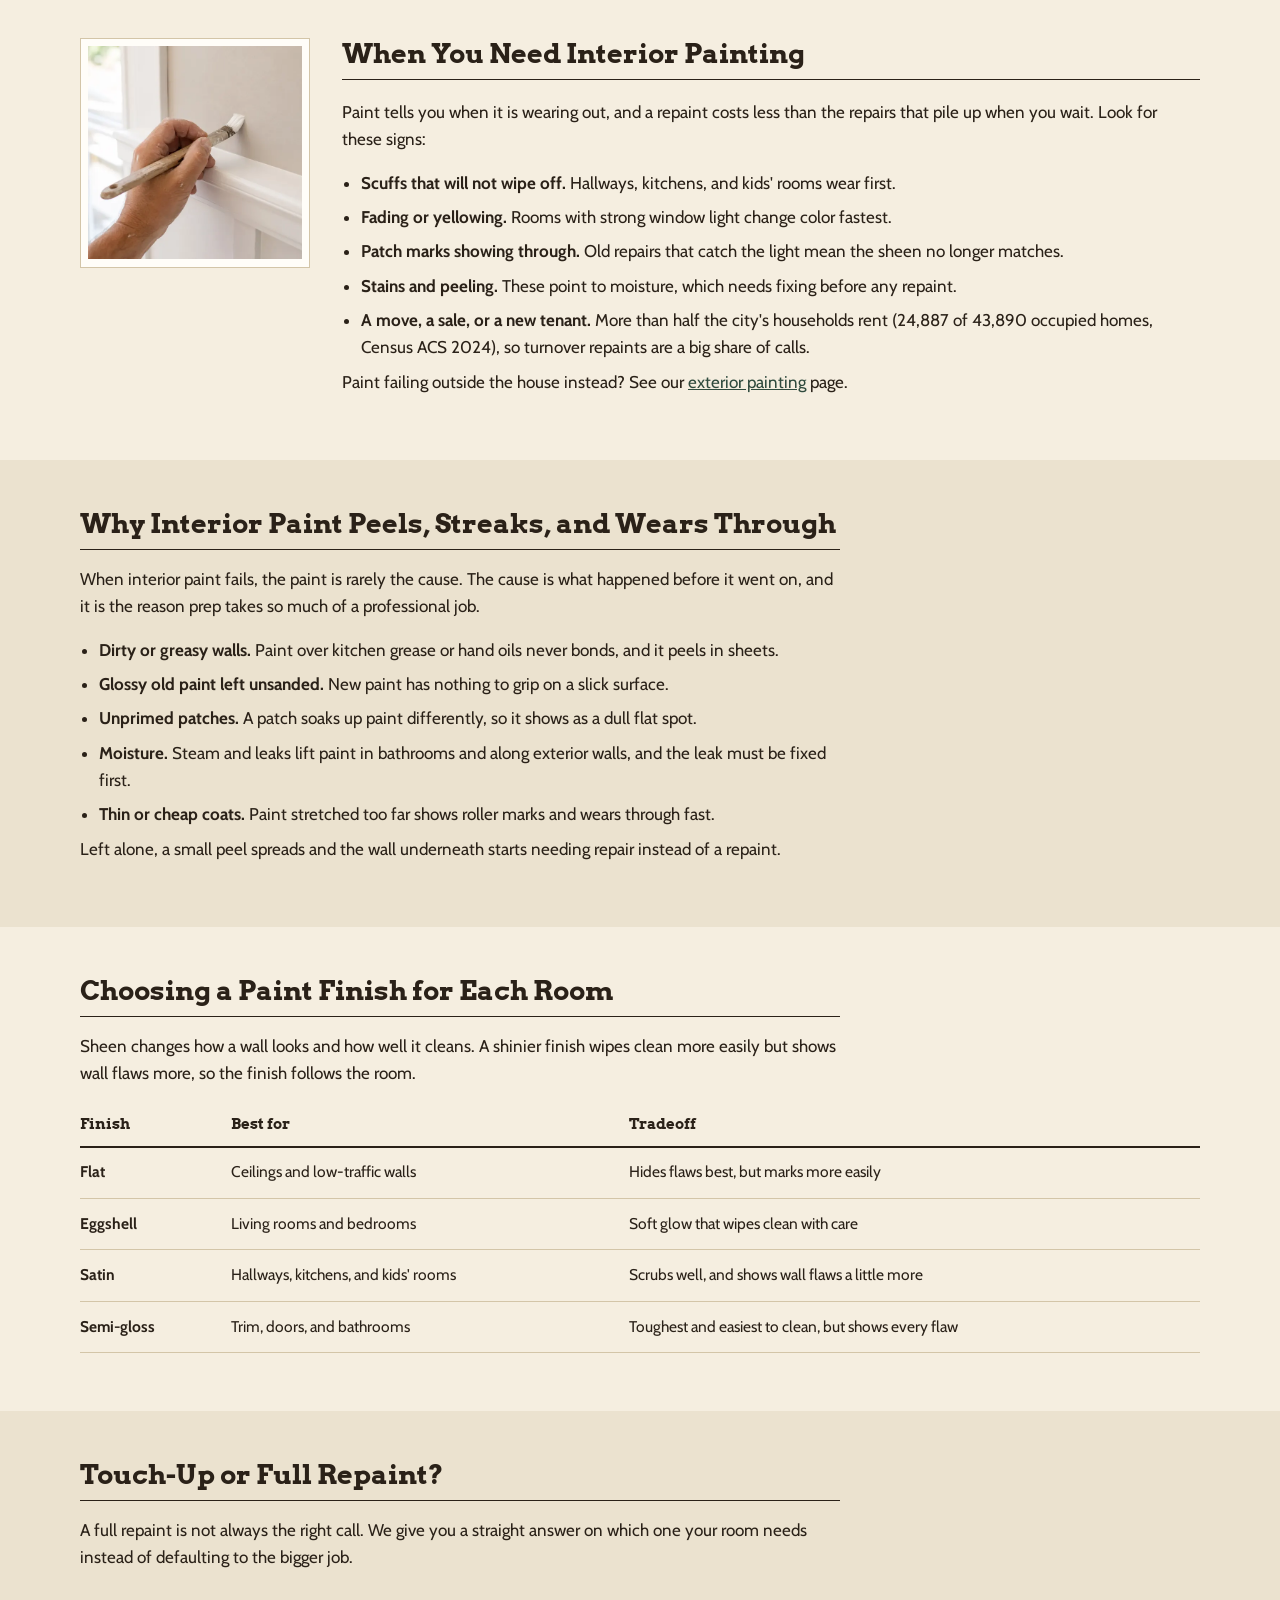
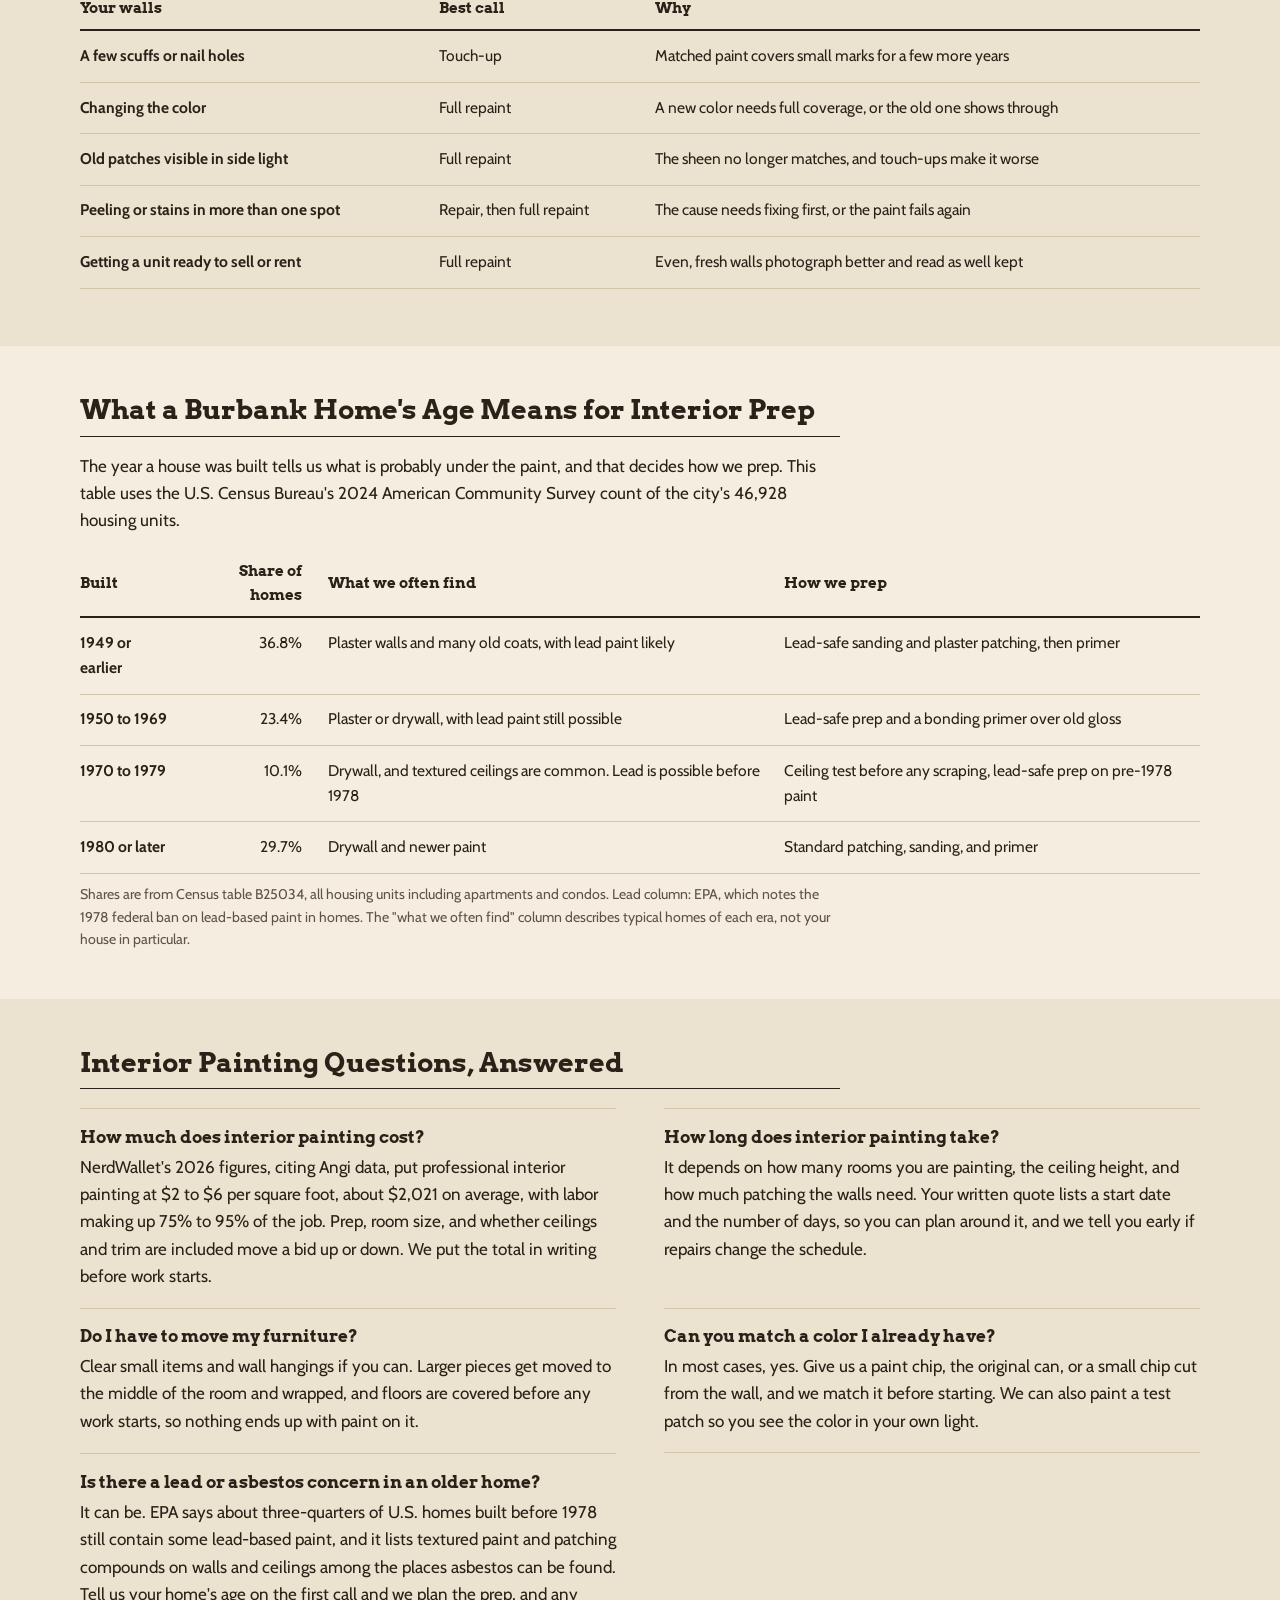
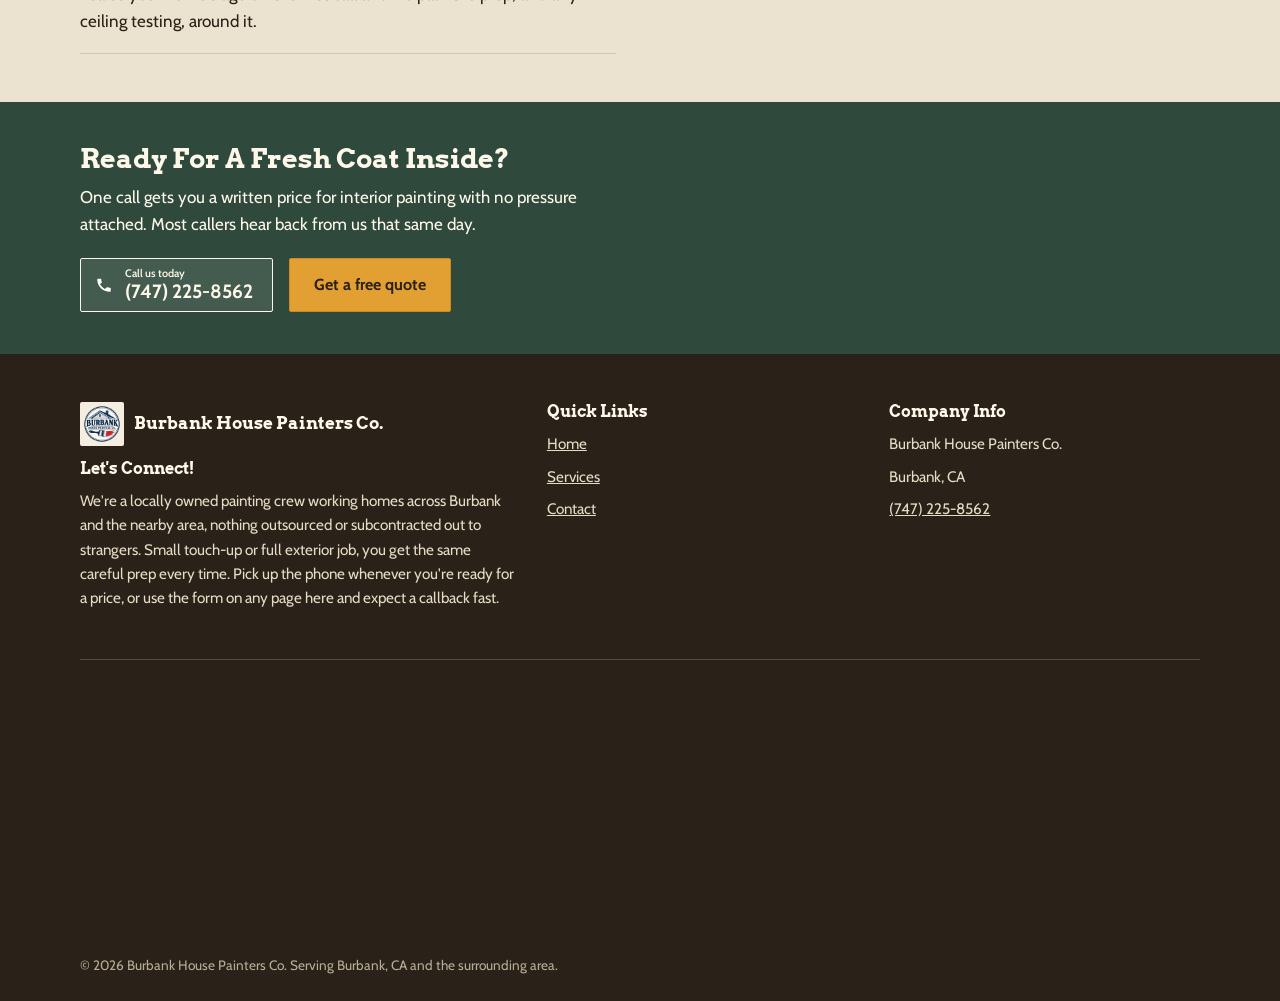
<file: services/interior-painting.html>
<!DOCTYPE html>
<html lang="en">
<head>
<meta charset="UTF-8">
<meta name="viewport" content="width=device-width, initial-scale=1.0">
<title>Interior Painting Burbank CA | Painting Company</title>
<meta name="description" content="Interior painting in Burbank, CA: walls, ceilings, trim, cabinets and drywall repair from a local painting company. Free written estimate. Call (747) 225-8562.">
<link rel="canonical" href="https://burbankhousepainters.com/services/interior-painting">

<meta property="og:type" content="website">
<meta property="og:site_name" content="Burbank House Painters Co.">
<meta property="og:title" content="Interior Painting Burbank CA | Painting Company">
<meta property="og:description" content="Interior painting in Burbank, CA: walls, ceilings, trim, cabinets and drywall repair from a local painting company. Free written estimate. Call (747) 225-8562.">
<meta property="og:url" content="https://burbankhousepainters.com/services/interior-painting">
<meta property="og:image" content="https://burbankhousepainters.com/images/interior-painting-burbank-ca-og.jpg">
<meta name="twitter:card" content="summary_large_image">
<meta name="twitter:title" content="Interior Painting Burbank CA | Painting Company">
<meta name="twitter:description" content="Interior painting in Burbank, CA: walls, ceilings, trim, cabinets and drywall repair from a local painting company. Free written estimate. Call (747) 225-8562.">
<meta name="twitter:image" content="https://burbankhousepainters.com/images/interior-painting-burbank-ca-og.jpg">

<link rel="icon" type="image/svg+xml" href="../favicon.svg">
<link rel="preconnect" href="https://fonts.googleapis.com">
<link rel="preconnect" href="https://fonts.gstatic.com" crossorigin>
<link rel="stylesheet" href="https://fonts.googleapis.com/css2?family=Arvo:wght@700&family=Cabin:wght@400;600;700&display=swap">
<link rel="stylesheet" href="../css/style.css">
<script type="application/ld+json">
{
  "@context": "https://schema.org",
  "@type": "HomeAndConstructionBusiness",
  "name": "Burbank House Painters Co.",
  "url": "https://burbankhousepainters.com/services/interior-painting",
  "telephone": "+17472258562",
  "address": {
    "@type": "PostalAddress",
    "addressLocality": "Burbank",
    "addressRegion": "CA",
    "addressCountry": "US"
  },
  "areaServed": [
    { "@type": "City", "name": "Burbank, CA" },
    { "@type": "City", "name": "Glendale, CA" },
    { "@type": "City", "name": "North Hollywood, CA" },
    { "@type": "City", "name": "Toluca Lake, CA" },
    { "@type": "City", "name": "Studio City, CA" },
    { "@type": "City", "name": "La Crescenta, CA" }
  ]
}
</script>
</head>
<body>

<header class="site-header">
  <div class="wrap">
    <a href="../index.html" class="logo">
      <img src="../images/burbank-house-painters-co-logo.png" alt="Burbank House Painters Co. logo" width="56" height="56">
      Burbank House Painters Co.
    </a>
    <nav class="main-nav" aria-label="Primary">
      <a href="../index.html">Home</a>
      <a href="../index.html#services">Services</a>
      <a href="#contact">Contact</a>
    </nav>
    <div class="header-actions">
      <a href="tel:+17472258562" class="call-badge">
        <span class="icon-circle" aria-hidden="true">
          <svg width="16" height="16" viewBox="0 0 24 24" fill="none" xmlns="http://www.w3.org/2000/svg"><path d="M6.6 10.8c1.4 2.8 3.8 5.2 6.6 6.6l2.2-2.2c.3-.3.7-.4 1-.2 1.1.4 2.3.6 3.6.6.6 0 1 .4 1 1V20c0 .6-.4 1-1 1C10.4 21 3 13.6 3 4.6c0-.6.4-1 1-1h3.4c.6 0 1 .4 1 1 0 1.3.2 2.5.6 3.6.1.4 0 .8-.2 1L6.6 10.8z" fill="#fff"/></svg>
        </span>
        <span class="call-text">
          <span class="call-label">Call us today</span>
          <span class="call-number">(747) 225-8562</span>
        </span>
      </a>
      <button class="nav-toggle" aria-label="Toggle menu" aria-expanded="false">
        <span></span><span></span><span></span>
      </button>
    </div>
  </div>
</header>

<main>

  <section class="top" id="contact">
    <div class="top-band">
      <img class="top-photo" src="../images/interior-painting-burbank-ca-hero.webp" width="1600" height="900" fetchpriority="high" alt="Bright freshly painted living room, interior painting in Burbank CA">
      <div class="wrap top-band-inner">
        <div class="top-intro">
          <h1>Interior Painting in Burbank, CA</h1>
          <p class="top-sub">Walls, ceilings, trim, and cabinets repainted by a local crew, with the prep done right and a written price before we start.</p>
          <a href="tel:+17472258562" class="hero-phone-btn">
            <span class="icon-circle" aria-hidden="true">
              <svg width="18" height="18" viewBox="0 0 24 24" fill="none" xmlns="http://www.w3.org/2000/svg"><path d="M6.6 10.8c1.4 2.8 3.8 5.2 6.6 6.6l2.2-2.2c.3-.3.7-.4 1-.2 1.1.4 2.3.6 3.6.6.6 0 1 .4 1 1V20c0 .6-.4 1-1 1C10.4 21 3 13.6 3 4.6c0-.6.4-1 1-1h3.4c.6 0 1 .4 1 1 0 1.3.2 2.5.6 3.6.1.4 0 .8-.2 1L6.6 10.8z" fill="#fff"/></svg>
            </span>
            <span>
              <span class="call-label">Call us today</span>
              <span class="call-number">(747) 225-8562</span>
            </span>
          </a>
        </div>
      </div>
    </div>

    <div class="wrap top-grid">
      <div class="top-specs">
        <p class="spec-row"><strong>What it costs</strong> <span>NerdWallet's 2026 national figures, citing Angi data, run $2 to $6 per square foot for interior painting, about $2,021 on average. Your written quote shows the real number for your home.</span></p>
        <p class="spec-row"><strong>What we paint</strong> <span>Walls, ceilings, trim, doors, and cabinets, plus drywall patching, wallpaper removal, and popcorn ceiling work on tested ceilings.</span></p>
        <p class="spec-row"><strong>Free estimate</strong> <span>We walk through every room and hand you a written price, usually within two days of your call.</span></p>
        <p class="spec-row"><strong>How we prep</strong> <span>Furniture covered, floors protected, holes and cracks patched, trim sanded and caulked, then primer. Paint from before 1978 can contain lead, so tell us your home's age.</span></p>
        <p class="spec-row"><strong>Local homes</strong> <span>About 57% of households rent and roughly 60% of housing units went up before 1970 (Census, ACS 2024), so repaints between tenants and over decades of old coats are everyday work.</span></p>
        <p class="spec-row"><strong>Where we work</strong> <span>Burbank, Glendale, North Hollywood, Toluca Lake, Studio City, and La Crescenta.</span></p>
      </div>

      <aside class="top-form" aria-label="Free quote request">
        <div class="quote-form-card">
          <p class="form-title">Get a free quote</p>
          <div class="quote-form-body">
            <form class="quote-form" action="https://unemployable-leadgen-form-handler.davideforestali.workers.dev/submit" method="POST">
              <div class="field-row">
                <div>
                  <label for="name">Name</label>
                  <input type="text" id="name" name="name" required>
                </div>
                <div>
                  <label for="phone">Phone</label>
                  <input type="tel" id="phone" name="phone" required>
                </div>
              </div>

              <label for="email">Email</label>
              <input type="email" id="email" name="email" required>

              <label for="service">Desired Service</label>
              <select id="service" name="service">
                <option value="Interior Painting" selected>Interior Painting</option>
                <option value="Cabinet Painting & Refinishing">Cabinet Painting & Refinishing</option>
                <option value="Exterior Painting">Exterior Painting</option>
                <option value="Deck & Fence Staining">Deck & Fence Staining</option>
                <option value="Not Sure">Not Sure Yet</option>
              </select>

              <label for="message">Message</label>
              <textarea id="message" name="message" placeholder="Tell us a bit about your project"></textarea>

              <div style="position:absolute;left:-9999px;top:-9999px" aria-hidden="true">
                <label for="_gotcha">Leave this field empty</label>
                <input type="text" id="_gotcha" name="_gotcha" tabindex="-1" autocomplete="off">
              </div>
              <button type="submit" class="btn-cta">Send my request</button>
              <p class="form-note">We'll call you back, usually the same day.</p>
              <p class="form-status" role="status"></p>
            </form>
          </div>
        </div>
      </aside>
    </div>
  </section>

  <section class="section" id="what-we-paint">
    <div class="wrap">
      <div class="prose-col">
        <h2>What We Paint Inside Your Home</h2>
        <p><strong>Interior painting in Burbank, CA</strong> covers the walls, ceilings, trim, and doors inside your home, and our crew handles every step: covering furniture, patching, sanding, priming, painting, and cleanup. It is for homeowners refreshing a room, sellers getting a house ready, and landlords turning over a rental, and the result is even walls and crisp trim lines that last. Our <a href="../index.html">home page</a> covers the full list of services.</p>
        <ul class="check-list">
          <li><strong>Walls.</strong> Patched, sanded, primed, and finished in even coats so the color looks the same in every light.</li>
          <li><strong>Ceilings.</strong> Stains sealed with a stain-blocking primer, then a flat finish that hides small flaws.</li>
          <li><strong>Trim, baseboards, and doors.</strong> Lightly sanded, caulked where they meet the wall, and finished in a durable semi-gloss.</li>
          <li><strong>Cabinets.</strong> Doors and frames degreased, sanded, primed, and finished for a smooth, hard-wearing surface.</li>
          <li><strong>Repairs first.</strong> Drywall patching, wallpaper removal, and popcorn ceiling work, all covered further down this page.</li>
        </ul>
      </div>
    </div>
  </section>

  <section class="section bg-light" id="how-it-works">
    <div class="wrap">
      <div class="prose-col">
        <h2>How Your Interior Painting Job Works</h2>
        <ol class="steps">
          <li><strong>Call or send the form.</strong> Tell us which rooms you want painted and how soon. We call back, usually the same day.</li>
          <li><strong>We walk every room.</strong> We check walls and ceilings for cracks, stains, and old patches, look at the trim, and talk through colors and sheens. We can paint a test patch so you see the color in your own light.</li>
          <li><strong>You get a written price.</strong> It lists the rooms, the prep, the paint, and the cost, usually within two days of your call, with no pressure to say yes.</li>
          <li><strong>We prep, paint, and clean up.</strong> Floors and furniture get covered, repairs get made, then primer and paint go on. Before we leave, we walk the rooms with you and touch up anything you spot.</li>
        </ol>
        <p class="how-note">Ready to start? <strong>Call (747) 225-8562</strong>, or use the form at the top of this page.</p>
        <a href="#contact" class="btn-cta">Get a free quote</a>
      </div>
    </div>
  </section>

  <section class="section" id="cost">
    <div class="wrap">
      <div class="prose-col">
        <h2>What Interior Painting Costs</h2>
        <p>Every home is different, so your written quote is the only number that counts. These national averages give you a starting point for comparing bids.</p>
      </div>
      <ul class="stat-row">
        <li><span class="stat-num">$2 to $6</span> <span class="stat-label">per square foot, professional interior painting</span></li>
        <li><span class="stat-num">$2,021</span> <span class="stat-label">average interior painting job</span></li>
        <li><span class="stat-num">75% to 95%</span> <span class="stat-label">of a professional interior job is labor</span></li>
        <li><span class="stat-num">$15 to $60+</span> <span class="stat-label">per gallon of paint, with primer at $20 to $60</span></li>
      </ul>
      <p class="source-note">National averages: NerdWallet, updated February 2026, citing Angi data. Local bids can run higher or lower, so ask for a written quote.</p>

      <h3>What moves your price</h3>
      <ul class="bullets cost-factors">
        <li><strong>Prep.</strong> Heavy patching, stained ceilings, or stripped wallpaper add hours before any paint goes on.</li>
        <li><strong>Size.</strong> More rooms, bigger rooms, and taller ceilings mean more surface to cover.</li>
        <li><strong>Scope.</strong> Ceilings, trim, doors, and cabinets are quoted on top of the walls, so ask which are in.</li>
        <li><strong>Paint grade.</strong> Better paint costs more per gallon and often covers in fewer coats.</li>
      </ul>
    </div>
  </section>

  <section class="section bg-light" id="repairs">
    <div class="wrap">
      <div class="prose-col">
        <h2>Repairs and Extras Done Before the Paint Goes On</h2>
        <p>Paint only looks as good as the surface under it, so we take care of the repairs that decide how the finished wall looks.</p>
      </div>
      <div class="local-body repairs-body">
        <div class="note">
          <h3>Drywall repair</h3>
          <p>Nail pops, dings, cracks, and water-stained patches get cut out or filled, taped, sanded smooth, and primed. Skipping the primer leaves a dull spot that shows in side light, so every patch gets sealed before the color goes on.</p>
        </div>
        <div class="note">
          <h3>Wallpaper removal</h3>
          <p>Paper comes off by scoring and steaming, then the leftover adhesive gets washed off, because paint over glue turns lumpy and peels. Torn drywall paper is sealed and smoothed before primer.</p>
        </div>
        <div class="note">
          <h3>Cabinet painting</h3>
          <p>Kitchen and bath cabinets get their doors removed, then are degreased, sanded, primed, and finished with a hard-wearing cabinet paint. It refreshes a dated kitchen without the cost of a remodel, and our <a href="cabinet-painting.html">cabinet painting</a> page covers the process and costs.</p>
        </div>
        <div class="note">
          <h3>Popcorn ceilings</h3>
          <p>A textured ceiling can be painted as it is or scraped smooth first. Before any scraping, the texture needs a test: EPA says you cannot tell by looking whether a material contains asbestos, and lists textured paint and patching compounds used on walls and ceilings among the places it can turn up.</p>
          <p>EPA recommends sampling by a trained, accredited asbestos professional when a material is damaged or a renovation would disturb it. We ask for the lab result before any scraping starts, and if asbestos is found, that ceiling goes to an asbestos professional first and we paint afterward.</p>
        </div>
      </div>
    </div>
  </section>

  <section class="section" id="quote-checklist">
    <div class="wrap">
      <div class="prose-col">
        <h2>What a Written Interior Painting Quote Should List</h2>
        <p>Ask every painter for the same details in writing so you compare like with like. Ours is in writing too.</p>
        <ul class="check-list">
          <li><strong>Rooms and surfaces.</strong> Which rooms are included, and whether ceilings, trim, doors, and cabinets are in or out.</li>
          <li><strong>Prep and repairs.</strong> The patching, sanding, caulking, and priming included, and the price of any repair.</li>
          <li><strong>Paint.</strong> The brand, product line, and sheen for walls, ceilings, and trim.</li>
          <li><strong>Coats and timeline.</strong> How many coats go on, the start date, and how many days the job takes.</li>
          <li><strong>Protection and cleanup.</strong> How floors, furniture, and fixtures get covered, and how the rooms get left.</li>
        </ul>
      </div>
    </div>
  </section>

  <section class="section bg-light" id="booking">
    <div class="wrap">
      <div class="prose-col">
        <h2>Booking Your Interior Painting and the Guarantee</h2>
        <p>Painting happens in your home, so we agree on a start date, which rooms come first, and where furniture goes before the first drop cloth comes out. If anything changes, you hear from us first and the new date goes in writing. We also confirm which rooms, ceilings, trim, and doors are in your quote, so the written price matches what you expect to see finished.</p>
        <p>A little preparation on your side keeps the job moving:</p>
        <ul class="check-list">
          <li><strong>Clear the small stuff.</strong> Move breakables, wall art, and anything in the cabinets or closets we will be painting around.</li>
          <li><strong>Tell us about your home.</strong> Its age, any pets, and any room that must be usable first.</li>
          <li><strong>Pick colors early.</strong> Ask for a sample on the wall, because color looks different in morning and evening light.</li>
        </ul>
        <p>The workmanship guarantee is written into your quote, along with what it covers and for how long. To book interior painting in Burbank, call <strong>(747) 225-8562</strong> or send the form at the top of this page, and we will set up a free estimate visit.</p>
        <a href="#contact" class="btn-cta">Get a free quote</a>
      </div>
    </div>
  </section>

  <section class="section" id="when">
    <div class="wrap">
      <div class="split">
        <img class="split-photo" src="../images/interior-painting-burbank-ca-trim-detail.webp" width="600" height="800" loading="lazy" alt="Painter brushing interior trim during interior painting in Burbank CA">
        <div>
          <h2>When You Need Interior Painting</h2>
          <p>Paint tells you when it is wearing out, and a repaint costs less than the repairs that pile up when you wait. Look for these signs:</p>
          <ul class="bullets">
            <li><strong>Scuffs that will not wipe off.</strong> Hallways, kitchens, and kids' rooms wear first.</li>
            <li><strong>Fading or yellowing.</strong> Rooms with strong window light change color fastest.</li>
            <li><strong>Patch marks showing through.</strong> Old repairs that catch the light mean the sheen no longer matches.</li>
            <li><strong>Stains and peeling.</strong> These point to moisture, which needs fixing before any repaint.</li>
            <li><strong>A move, a sale, or a new tenant.</strong> More than half the city's households rent (24,887 of 43,890 occupied homes, Census ACS 2024), so turnover repaints are a big share of calls.</li>
          </ul>
          <p>Paint failing outside the house instead? See our <a href="exterior-painting.html">exterior painting</a> page.</p>
        </div>
      </div>
    </div>
  </section>

  <section class="section bg-light" id="why">
    <div class="wrap">
      <div class="prose-col">
        <h2>Why Interior Paint Peels, Streaks, and Wears Through</h2>
        <p>When interior paint fails, the paint is rarely the cause. The cause is what happened before it went on, and it is the reason prep takes so much of a professional job.</p>
        <ul class="bullets">
          <li><strong>Dirty or greasy walls.</strong> Paint over kitchen grease or hand oils never bonds, and it peels in sheets.</li>
          <li><strong>Glossy old paint left unsanded.</strong> New paint has nothing to grip on a slick surface.</li>
          <li><strong>Unprimed patches.</strong> A patch soaks up paint differently, so it shows as a dull flat spot.</li>
          <li><strong>Moisture.</strong> Steam and leaks lift paint in bathrooms and along exterior walls, and the leak must be fixed first.</li>
          <li><strong>Thin or cheap coats.</strong> Paint stretched too far shows roller marks and wears through fast.</li>
        </ul>
        <p>Left alone, a small peel spreads and the wall underneath starts needing repair instead of a repaint.</p>
      </div>
    </div>
  </section>

  <section class="section" id="finish">
    <div class="wrap">
      <div class="prose-col">
        <h2>Choosing a Paint Finish for Each Room</h2>
        <p>Sheen changes how a wall looks and how well it cleans. A shinier finish wipes clean more easily but shows wall flaws more, so the finish follows the room.</p>
      </div>
      <div class="table-scroll">
        <table class="cost-table finish-table">
          <thead>
            <tr><th scope="col">Finish</th><th scope="col">Best for</th><th scope="col">Tradeoff</th></tr>
          </thead>
          <tbody>
            <tr><td>Flat</td><td>Ceilings and low-traffic walls</td><td>Hides flaws best, but marks more easily</td></tr>
            <tr><td>Eggshell</td><td>Living rooms and bedrooms</td><td>Soft glow that wipes clean with care</td></tr>
            <tr><td>Satin</td><td>Hallways, kitchens, and kids' rooms</td><td>Scrubs well, and shows wall flaws a little more</td></tr>
            <tr><td>Semi-gloss</td><td>Trim, doors, and bathrooms</td><td>Toughest and easiest to clean, but shows every flaw</td></tr>
          </tbody>
        </table>
      </div>
    </div>
  </section>

  <section class="section bg-light" id="repaint">
    <div class="wrap">
      <div class="prose-col">
        <h2>Touch-Up or Full Repaint?</h2>
        <p>A full repaint is not always the right call. We give you a straight answer on which one your room needs instead of defaulting to the bigger job.</p>
      </div>
      <div class="table-scroll">
        <table class="cost-table repaint-table">
          <thead>
            <tr><th scope="col">Your walls</th><th scope="col">Best call</th><th scope="col">Why</th></tr>
          </thead>
          <tbody>
            <tr><td>A few scuffs or nail holes</td><td>Touch-up</td><td>Matched paint covers small marks for a few more years</td></tr>
            <tr><td>Changing the color</td><td>Full repaint</td><td>A new color needs full coverage, or the old one shows through</td></tr>
            <tr><td>Old patches visible in side light</td><td>Full repaint</td><td>The sheen no longer matches, and touch-ups make it worse</td></tr>
            <tr><td>Peeling or stains in more than one spot</td><td>Repair, then full repaint</td><td>The cause needs fixing first, or the paint fails again</td></tr>
            <tr><td>Getting a unit ready to sell or rent</td><td>Full repaint</td><td>Even, fresh walls photograph better and read as well kept</td></tr>
          </tbody>
        </table>
      </div>
    </div>
  </section>

  <section class="section" id="age">
    <div class="wrap">
      <div class="prose-col">
        <h2>What a Burbank Home's Age Means for Interior Prep</h2>
        <p>The year a house was built tells us what is probably under the paint, and that decides how we prep. This table uses the U.S. Census Bureau's 2024 American Community Survey count of the city's 46,928 housing units.</p>
      </div>
      <div class="table-scroll">
        <table class="cost-table age-table">
          <thead>
            <tr><th scope="col">Built</th><th scope="col" class="num">Share of homes</th><th scope="col">What we often find</th><th scope="col">How we prep</th></tr>
          </thead>
          <tbody>
            <tr><td>1949 or earlier</td><td class="num">36.8%</td><td>Plaster walls and many old coats, with lead paint likely</td><td>Lead-safe sanding and plaster patching, then primer</td></tr>
            <tr><td>1950 to 1969</td><td class="num">23.4%</td><td>Plaster or drywall, with lead paint still possible</td><td>Lead-safe prep and a bonding primer over old gloss</td></tr>
            <tr><td>1970 to 1979</td><td class="num">10.1%</td><td>Drywall, and textured ceilings are common. Lead is possible before 1978</td><td>Ceiling test before any scraping, lead-safe prep on pre-1978 paint</td></tr>
            <tr><td>1980 or later</td><td class="num">29.7%</td><td>Drywall and newer paint</td><td>Standard patching, sanding, and primer</td></tr>
          </tbody>
        </table>
      </div>
      <p class="source-note">Shares are from Census table B25034, all housing units including apartments and condos. Lead column: EPA, which notes the 1978 federal ban on lead-based paint in homes. The "what we often find" column describes typical homes of each era, not your house in particular.</p>
    </div>
  </section>

  <section class="section bg-light" id="faq">
    <div class="wrap">
      <div class="prose-col">
        <h2>Interior Painting Questions, Answered</h2>
      </div>
      <div class="faq-grid">
        <div class="faq-item">
          <h3>How much does interior painting cost?</h3>
          <p>NerdWallet's 2026 figures, citing Angi data, put professional interior painting at $2 to $6 per square foot, about $2,021 on average, with labor making up 75% to 95% of the job. Prep, room size, and whether ceilings and trim are included move a bid up or down. We put the total in writing before work starts.</p>
        </div>
        <div class="faq-item">
          <h3>How long does interior painting take?</h3>
          <p>It depends on how many rooms you are painting, the ceiling height, and how much patching the walls need. Your written quote lists a start date and the number of days, so you can plan around it, and we tell you early if repairs change the schedule.</p>
        </div>
        <div class="faq-item">
          <h3>Do I have to move my furniture?</h3>
          <p>Clear small items and wall hangings if you can. Larger pieces get moved to the middle of the room and wrapped, and floors are covered before any work starts, so nothing ends up with paint on it.</p>
        </div>
        <div class="faq-item">
          <h3>Can you match a color I already have?</h3>
          <p>In most cases, yes. Give us a paint chip, the original can, or a small chip cut from the wall, and we match it before starting. We can also paint a test patch so you see the color in your own light.</p>
        </div>
        <div class="faq-item">
          <h3>Is there a lead or asbestos concern in an older home?</h3>
          <p>It can be. EPA says about three-quarters of U.S. homes built before 1978 still contain some lead-based paint, and it lists textured paint and patching compounds on walls and ceilings among the places asbestos can be found. Tell us your home's age on the first call and we plan the prep, and any ceiling testing, around it.</p>
        </div>
      </div>
    </div>
  </section>

</main>

<section class="cta-band">
  <div class="wrap">
    <h2>Ready For A Fresh Coat Inside?</h2>
    <p>One call gets you a written price for interior painting with no pressure attached. Most callers hear back from us that same day.</p>
    <div class="hero-cta-row">
      <a href="tel:+17472258562" class="hero-phone-btn">
        <span class="icon-circle" aria-hidden="true">
          <svg width="18" height="18" viewBox="0 0 24 24" fill="none" xmlns="http://www.w3.org/2000/svg"><path d="M6.6 10.8c1.4 2.8 3.8 5.2 6.6 6.6l2.2-2.2c.3-.3.7-.4 1-.2 1.1.4 2.3.6 3.6.6.6 0 1 .4 1 1V20c0 .6-.4 1-1 1C10.4 21 3 13.6 3 4.6c0-.6.4-1 1-1h3.4c.6 0 1 .4 1 1 0 1.3.2 2.5.6 3.6.1.4 0 .8-.2 1L6.6 10.8z" fill="#fff"/></svg>
        </span>
        <span>
          <span class="call-label">Call us today</span>
          <span class="call-number">(747) 225-8562</span>
        </span>
      </a>
      <a href="#contact" class="btn-cta">Get a free quote</a>
    </div>
  </div>
</section>

<footer class="site-footer">
  <div class="wrap">
    <div class="footer-grid">
      <div>
        <a href="../index.html" class="logo">
          <img src="../images/burbank-house-painters-co-logo.png" alt="Burbank House Painters Co. logo" width="56" height="56">
          Burbank House Painters Co.
        </a>
        <h3>Let's Connect!</h3>
        <p>We're a locally owned painting crew working homes across Burbank and the nearby area, nothing outsourced or subcontracted out to strangers. Small touch-up or full exterior job, you get the same careful prep every time. Pick up the phone whenever you're ready for a price, or use the form on any page here and expect a callback fast.</p>
      </div>
      <div>
        <h3>Quick Links</h3>
        <ul>
          <li><a href="../index.html">Home</a></li>
          <li><a href="../index.html#services">Services</a></li>
          <li><a href="#contact">Contact</a></li>
        </ul>
      </div>
      <div>
        <h3>Company Info</h3>
        <ul>
          <li>Burbank House Painters Co.</li>
          <li>Burbank, CA</li>
          <li><a href="tel:+17472258562">(747) 225-8562</a></li>
        </ul>
      </div>
    </div>
    <div class="footer-map">
      <iframe src="https://maps.google.com/maps?q=Burbank%2C%20CA&amp;z=12&amp;output=embed" title="Map of Burbank, CA" width="600" height="220" loading="lazy" referrerpolicy="no-referrer-when-downgrade"></iframe>
    </div>
    <div class="footer-bottom">
      &copy; 2026 Burbank House Painters Co. Serving Burbank, CA and the surrounding area.
    </div>
  </div>
</footer>

<script src="../js/main.js"></script>
</body>
</html>
</file>
<file: css/style.css>
/* Burbank House Painters Co. stylesheet.
   Never put a padding shorthand on an element that also carries .wrap:
   it zeroes the wrap's side padding. Use padding-top / padding-bottom. */

:root {
  --ink: #2a2118;
  --pine: #2f4a3d;
  --pine-dark: #213529;
  --paper: #f5eee0;
  --paper-2: #ebe2cf;
  --card: #fffdf8;
  --rule: #d3c5a8;
  --muted: #5e5446;
  --mari: #e2a033;
  --mari-dark: #c98a22;
  --max-width: 1160px;
}

* { box-sizing: border-box; }

html { scroll-behavior: smooth; }

body {
  margin: 0;
  font-family: "Cabin", "Trebuchet MS", Verdana, sans-serif;
  color: var(--ink);
  background: var(--paper);
  line-height: 1.6;
  font-size: 17px;
}

img { max-width: 100%; display: block; }

a { color: var(--pine); }

.wrap {
  max-width: var(--max-width);
  margin: 0 auto;
  padding: 0 20px;
}

h1, h2, h3 {
  font-family: "Arvo", Georgia, "Times New Roman", serif;
  font-weight: 700;
  line-height: 1.2;
  margin-top: 0;
  color: var(--ink);
}

h2 {
  font-size: 1.7rem;
  margin-bottom: 1.2rem;
  padding-bottom: .55rem;
  border-bottom: 1px solid var(--ink);
}
h3 { font-size: 1.15rem; margin-bottom: .4rem; }

p { margin: 0 0 1rem; }

.section { padding-top: 3rem; padding-bottom: 3rem; }
.section-tight { padding-top: 2rem; padding-bottom: 2rem; }
.bg-light { background: var(--paper-2); }

/* Retired pre-title labels, hidden until the markup is cleaned out */
.eyebrow { display: none; }

/* ---------------- Buttons ---------------- */

.btn-cta {
  display: inline-block;
  background: var(--mari);
  color: var(--ink);
  font-family: inherit;
  font-weight: 700;
  padding: .85rem 1.5rem;
  border-radius: 2px;
  text-decoration: none;
  border: 1px solid var(--mari-dark);
  cursor: pointer;
  font-size: 1rem;
}
.btn-cta:hover { background: var(--mari-dark); }

.btn-cta-outline {
  display: inline-block;
  background: transparent;
  color: #fff8ea;
  font-weight: 700;
  padding: .8rem 1.4rem;
  border-radius: 2px;
  border: 1px solid #fff8ea;
  text-decoration: none;
  font-size: 1rem;
}
.btn-cta-outline:hover { background: rgba(255,248,234,.12); }

/* Fixed call button (header) */
.call-badge {
  display: inline-flex;
  align-items: center;
  gap: .55rem;
  background: var(--mari);
  color: var(--ink);
  padding: .5rem 1rem;
  border-radius: 2px;
  border: 1px solid var(--mari-dark);
  text-decoration: none;
  white-space: nowrap;
}
.call-badge:hover { background: var(--mari-dark); }
.call-badge .icon-circle { display: flex; flex: none; }
.call-badge .call-text { display: flex; flex-direction: column; line-height: 1.1; }
.call-badge .call-label { font-size: .68rem; font-weight: 600; }
.call-badge .call-number { font-size: 1rem; font-weight: 700; }

/* Phone button used in the hero and CTA band */
.hero-phone-btn {
  display: inline-flex;
  align-items: center;
  gap: .7rem;
  background: rgba(255,248,234,.1);
  border: 1px solid #fff8ea;
  color: #fff8ea;
  padding: .55rem 1.2rem .55rem .9rem;
  border-radius: 2px;
  text-decoration: none;
  font-weight: 700;
}
.hero-phone-btn:hover { background: rgba(255,248,234,.2); }
.hero-phone-btn .icon-circle { display: flex; flex: none; }
.hero-phone-btn .call-label { display: block; font-size: .68rem; font-weight: 600; line-height: 1.1; }
.hero-phone-btn .call-number { display: block; font-size: 1.2rem; line-height: 1.15; }

/* ---------------- Header ---------------- */

.site-header {
  position: sticky;
  top: 0;
  z-index: 50;
  background: var(--pine);
}
.site-header .wrap {
  display: flex;
  align-items: center;
  justify-content: space-between;
  gap: 1.5rem;
  padding-top: .6rem;
  padding-bottom: .6rem;
}
.logo {
  display: flex;
  align-items: center;
  gap: .65rem;
  text-decoration: none;
  color: #fff8ea;
  font-family: "Arvo", Georgia, serif;
  font-weight: 700;
  font-size: 1.05rem;
}
.logo img {
  width: 44px;
  height: 44px;
  background: var(--paper);
  border-radius: 2px;
  padding: 3px;
  flex-shrink: 0;
}

.main-nav { display: flex; align-items: center; gap: 1.6rem; }
.main-nav a {
  color: #fff8ea;
  text-decoration: none;
  font-weight: 600;
  font-size: .98rem;
}
.main-nav a:hover { text-decoration: underline; text-underline-offset: 4px; }

.nav-toggle {
  display: none;
  background: none;
  border: none;
  cursor: pointer;
  padding: .4rem;
}
.nav-toggle span {
  display: block;
  width: 24px;
  height: 2px;
  background: #fff8ea;
  margin: 5px 0;
}

.header-actions { display: flex; align-items: center; gap: 1.2rem; }

/* ---------------- Homepage top: intro band + overlapping form ---------------- */

.top-band {
  position: relative;
  background: var(--pine-dark);
  overflow: hidden;
}
.top-photo {
  position: absolute;
  inset: 0;
  width: 100%;
  height: 100%;
  object-fit: cover;
  object-position: center 62%;
}
.top-band::after {
  content: "";
  position: absolute;
  inset: 0;
  background: rgba(33,53,41,.5);
}
.top-band-inner {
  position: relative;
  z-index: 2;
  padding-top: 2.4rem;
  padding-bottom: 2.6rem;
}
.top-intro { max-width: 640px; }
.top-intro h1 {
  color: #fff8ea;
  font-size: clamp(1.8rem, 3.6vw, 2.3rem);
  margin-bottom: .7rem;
}
.top-sub {
  color: #fff8ea;
  font-size: 1.12rem;
  margin-bottom: 1.3rem;
}

.top-grid {
  display: grid;
  grid-template-columns: minmax(0, 1fr) 400px;
  gap: 3rem;
  align-items: start;
  padding-bottom: 3rem;
}
.top-form { margin-top: -175px; position: relative; z-index: 3; }
.top-specs { padding-top: 1.6rem; }

.spec-row {
  display: grid;
  grid-template-columns: 9.5rem minmax(0, 1fr);
  gap: 1rem;
  margin: 0;
  padding: .85rem 0;
  border-top: 1px solid var(--rule);
}
.spec-row:last-child { border-bottom: 1px solid var(--rule); }
.spec-row strong { color: var(--ink); }

/* ---------------- Service-page hero (shared markup) ---------------- */

.hero {
  position: relative;
  min-height: 440px;
  display: flex;
  align-items: center;
  background: var(--pine-dark);
  overflow: hidden;
}
.hero-bg-photo {
  position: absolute;
  inset: 0;
  width: 100%;
  height: 100%;
  object-fit: cover;
  z-index: 0;
}
.hero::before {
  content: "";
  position: absolute;
  inset: 0;
  z-index: 1;
  background: rgba(33,53,41,.6);
}
.hero-inner { position: relative; z-index: 2; max-width: 660px; padding-top: 3rem; padding-bottom: 3rem; }
.hero-inner h1 { color: #fff8ea; font-size: 2.3rem; margin-bottom: .7rem; }
.hero-inner .hero-sub { color: #fff8ea; font-size: 1.12rem; margin-bottom: 1.4rem; }
.hero-cta-row { display: flex; flex-wrap: wrap; gap: 1rem; align-items: center; }
.hero-service { min-height: 400px; }
.hero-service .hero-inner h1 { font-size: 2.1rem; }
.photo-caption {
  position: absolute;
  bottom: 12px;
  right: 16px;
  z-index: 2;
  font-size: .72rem;
  color: #fff8ea;
  background: rgba(33,53,41,.75);
  padding: 4px 9px;
  max-width: 46%;
  text-align: right;
}

/* ---------------- Intro + form two-column (service pages) ---------------- */

.intro-grid {
  display: grid;
  grid-template-columns: 1.6fr 1fr;
  gap: 3rem;
  align-items: start;
  padding-top: 3rem;
  padding-bottom: 3rem;
}
.intro-col h2 { font-size: 1.6rem; }
.form-col { position: sticky; top: 90px; }

/* ---------------- Quote form ---------------- */

.quote-form-card {
  border: 1px solid #b9a784;
  border-radius: 2px;
  background: var(--card);
}
.quote-form-banner,
.form-title {
  margin: 0;
  padding: .9rem 1.2rem;
  border-bottom: 1px solid var(--rule);
  font-family: "Arvo", Georgia, serif;
  font-weight: 700;
  font-size: 1.2rem;
  color: var(--ink);
}
.quote-form-body { padding: 1.1rem 1.2rem 1.2rem; }
.quote-form-body label {
  display: block;
  font-weight: 700;
  font-size: .85rem;
  margin: .7rem 0 .25rem;
  color: var(--ink);
}
.quote-form-body label:first-child { margin-top: 0; }
.field-row { display: grid; grid-template-columns: 1fr 1fr; gap: .8rem; }
.field-row label { margin-top: 0; }
.field-row + label { margin-top: .7rem; }
.quote-form-body input,
.quote-form-body select,
.quote-form-body textarea {
  width: 100%;
  padding: .55rem .65rem;
  border: 1px solid #b9a784;
  border-radius: 2px;
  font-family: inherit;
  font-size: .95rem;
  color: var(--ink);
  background: #fff;
}
.quote-form-body textarea { min-height: 74px; resize: vertical; }
.quote-form-body .btn-cta { width: 100%; margin-top: 1rem; text-align: center; }
.form-note { font-size: .8rem; color: var(--muted); margin: .6rem 0 0; text-align: left; }
.form-status { font-size: .88rem; margin: .6rem 0 0; font-weight: 700; display: none; }
.form-status.show { display: block; }
.form-status.ok { color: #1f6a3a; }
.form-status.err { color: #9c2a1e; }

/* ---------------- Photos ---------------- */

.inline-photo, .inline-photo-float {
  background: repeating-linear-gradient(45deg, #ece3d0, #ece3d0 14px, #e2d8c0 14px, #e2d8c0 28px);
  border: 1px solid var(--rule);
  border-radius: 2px;
  display: flex;
  align-items: center;
  justify-content: center;
  text-align: center;
  color: var(--muted);
  font-size: .85rem;
  padding: 1rem;
}
.inline-photo { width: 100%; aspect-ratio: 4 / 3; margin: 1.4rem 0; }
.inline-photo-float {
  float: right;
  width: 300px;
  max-width: 45%;
  aspect-ratio: 3 / 4;
  margin: .3rem 0 1.2rem 1.6rem;
}
/* Real photos: matted print look */
img.inline-photo, img.inline-photo-float {
  display: block;
  height: auto;
  object-fit: cover;
  padding: .45rem;
  background: var(--card);
  border: 1px solid var(--rule);
}
img.inline-photo { max-width: 560px; }

/* ---------------- Services as photo-and-text rows ---------------- */

.services-grid { margin-top: 1rem; }
.service-card {
  display: grid;
  grid-template-columns: 240px minmax(0, 1fr);
  column-gap: 1.6rem;
  align-content: start;
  padding: 1.3rem 0;
  border-bottom: 1px solid var(--rule);
  text-decoration: none;
  color: inherit;
  cursor: pointer;
}
.service-card:first-child { padding-top: .6rem; }
.service-card .thumb {
  grid-row: 1 / span 3;
  width: 100%;
  margin: 0;
  aspect-ratio: 4 / 3;
}
.service-card h3 { color: var(--ink); font-size: 1.25rem; margin-bottom: .4rem; }
.service-card:hover h3, .service-card:focus-visible h3 { text-decoration: underline; text-underline-offset: 4px; }
.service-card p { color: var(--ink); margin-bottom: .6rem; }
.service-card .card-cta { font-weight: 700; color: var(--pine); }

/* ---------------- Trust section ---------------- */

.trust-grid {
  display: grid;
  grid-template-columns: 1fr 1fr;
  gap: 0 3rem;
  margin-top: 1rem;
}
.trust-item { padding: 1.1rem 0; border-top: 1px solid var(--rule); }
.trust-item .icon-circle { display: none; }
.trust-item h3 { margin-bottom: .3rem; }
.trust-item p { margin: 0; }

/* ---------------- FAQ ---------------- */

.faq-item { border-top: 1px solid var(--rule); padding: 1.1rem 0; }
.faq-item h3 { margin-bottom: .4rem; }
.faq-item p { margin-bottom: 0; }

/* ---------------- Closing call-to-action band ---------------- */

.cta-band {
  background: var(--pine);
  color: #fff8ea;
  padding-top: 2.6rem;
  padding-bottom: 2.6rem;
}
.cta-band h2 { color: #fff8ea; border-bottom: none; padding-bottom: 0; margin-bottom: .5rem; }
.cta-band p { color: #fff8ea; max-width: 560px; }
.cta-band .hero-cta-row { margin-top: 1.2rem; }

/* ---------------- Footer ---------------- */

.site-footer {
  background: var(--ink);
  color: #e6dcc6;
  padding-top: 3rem;
  padding-bottom: 1.5rem;
  font-size: .95rem;
}
.footer-grid {
  display: grid;
  grid-template-columns: 1.4fr 1fr 1fr;
  gap: 2rem;
  padding-bottom: 2rem;
  border-bottom: 1px solid rgba(255,248,234,.2);
}
.footer-grid h3 { color: #fff8ea; font-size: 1rem; margin-bottom: .7rem; }
.footer-grid .logo { margin-bottom: .8rem; }
.footer-grid ul { list-style: none; margin: 0; padding: 0; }
.footer-grid li { margin-bottom: .5rem; }
.footer-grid a { color: #e6dcc6; }
.footer-grid .logo { color: #fff8ea; text-decoration: none; }
.footer-bottom {
  padding-top: 1.3rem;
  font-size: .85rem;
  color: #b8ad96;
}

/* ---------------- Long text column ---------------- */

.prose-col { max-width: 760px; }
.prose-col h2 { margin-bottom: 1rem; }

.service-body ul { padding-left: 1.2rem; }
.service-body li { margin-bottom: .4rem; }

/* ---------------- Tablet and mobile ---------------- */

@media (max-width: 980px) {
  .top-grid { grid-template-columns: minmax(0, 1fr) 360px; gap: 2rem; }
}

@media (max-width: 860px) {
  .top-grid { grid-template-columns: 1fr; gap: 1.2rem; }
  .top-form { order: -1; margin-top: 1.4rem; }
  .top-specs { padding-top: .4rem; }
  .intro-grid { grid-template-columns: 1fr; }
  .form-col { order: -1; position: static; }
  .footer-grid { grid-template-columns: 1fr; }
  .trust-grid { grid-template-columns: 1fr; }
}

@media (max-width: 700px) {
  .main-nav { display: none; }
  .nav-toggle { display: block; }
  .logo { font-size: .92rem; gap: .5rem; line-height: 1.2; }
  .logo img { width: 36px; height: 36px; }
  .site-header.nav-open .main-nav {
    display: flex;
    flex-direction: column;
    position: absolute;
    top: 100%;
    left: 0;
    right: 0;
    background: var(--pine);
    padding: 1rem 20px 1.4rem;
    border-top: 1px solid rgba(255,248,234,.25);
    gap: 1rem;
  }
  .header-actions { gap: .6rem; }
  .header-actions .call-badge { padding: .5rem .8rem; }
  .header-actions .call-badge .call-number { display: none; }
  .header-actions .call-badge .call-label { font-size: .9rem; font-weight: 700; }
  .top-band-inner { padding-top: 1.8rem; padding-bottom: 1.8rem; }
  .spec-row { grid-template-columns: 1fr; gap: .15rem; }
  .service-card { grid-template-columns: 1fr; }
  .service-card .thumb { grid-row: auto; margin-bottom: .9rem; }
  .inline-photo-float { float: none; width: 100%; max-width: 100%; margin: 1.4rem 0; }
  .hero { min-height: 420px; }
  .hero-inner h1 { font-size: 1.8rem; }
  .field-row { grid-template-columns: 1fr; gap: .7rem; }
}

/* ---------------- Homepage sections ---------------- */

.how {
  display: grid;
  grid-template-columns: minmax(0, 5fr) minmax(0, 6fr);
  gap: 2.5rem;
  align-items: start;
}
.how-photo {
  width: 100%;
  height: auto;
  aspect-ratio: 4 / 3;
  object-fit: cover;
  object-position: 20% center;
  padding: .45rem;
  background: var(--card);
  border: 1px solid var(--rule);
}
.steps { list-style: none; counter-reset: step; margin: 0 0 1.4rem; padding: 0; }
.steps li {
  counter-increment: step;
  position: relative;
  padding: .9rem 0 .9rem 2.8rem;
  border-top: 1px solid var(--rule);
}
.steps li:last-child { border-bottom: 1px solid var(--rule); }
.steps li::before {
  content: counter(step);
  position: absolute;
  left: 0;
  top: .85rem;
  font-family: "Arvo", Georgia, serif;
  font-weight: 700;
  font-size: 1.5rem;
  line-height: 1;
  color: var(--pine);
}
.how-note { margin-bottom: 1.2rem; }

.stat-row {
  list-style: none;
  margin: 1.2rem 0 2.2rem;
  padding: 1.2rem 0 0;
  border-top: 1px solid var(--ink);
  display: grid;
  grid-template-columns: repeat(4, minmax(0, 1fr));
  gap: 1.5rem;
}
.stat-num {
  display: block;
  font-family: "Arvo", Georgia, serif;
  font-weight: 700;
  font-size: 1.55rem;
  line-height: 1.15;
  color: var(--pine);
}
.stat-label { display: block; margin-top: .35rem; font-size: .93rem; }

.cost h3 { margin-top: 2.2rem; }
.table-scroll { overflow-x: auto; margin: 1rem 0 .6rem; }
.cost-table { width: 100%; min-width: 640px; border-collapse: collapse; font-size: .97rem; }
.cost-table th {
  text-align: left;
  font-family: "Arvo", Georgia, serif;
  font-size: .95rem;
  padding: .55rem 1rem .55rem 0;
  border-bottom: 2px solid var(--ink);
}
.cost-table td { padding: .8rem 1rem .8rem 0; border-bottom: 1px solid var(--rule); vertical-align: top; }
.cost-table td:first-child { font-weight: 700; }
.source-note { font-size: .88rem; color: var(--muted); margin-bottom: 0; max-width: 760px; }

.split {
  display: grid;
  grid-template-columns: 230px minmax(0, 1fr);
  gap: 2rem;
  align-items: start;
  margin-top: 2.2rem;
}
.split h3 { margin-top: 0; }
.split-photo {
  width: 100%;
  height: auto;
  aspect-ratio: 1 / 1;
  object-fit: cover;
  object-position: center 62%;
  padding: .45rem;
  background: var(--card);
  border: 1px solid var(--rule);
}
.split-rev { grid-template-columns: minmax(0, 1fr) 230px; }
.split-rev .split-photo { order: 2; }
.bullets { margin: .6rem 0 0; padding-left: 1.2rem; }
.bullets li { margin-bottom: .45rem; }

.check-list { list-style: none; margin: 1rem 0 1.4rem; padding: 0; max-width: 760px; }
.check-list li { padding: .75rem 0; border-top: 1px solid var(--rule); }
.check-list li:last-child { border-bottom: 1px solid var(--rule); }

.services-more { margin-top: 1.6rem; max-width: 760px; }

@media (max-width: 860px) {
  .how { grid-template-columns: 1fr; gap: 1.4rem; }
  .how-photo { max-width: 520px; }
  .stat-row { grid-template-columns: 1fr 1fr; }
}
@media (max-width: 700px) {
  .split, .split-rev { grid-template-columns: 1fr; gap: 1.2rem; }
  .split-rev .split-photo { order: 0; }
  .split-photo { max-width: 300px; }
}

/* ---------------- Homepage informational half ---------------- */

.faq-grid { display: grid; grid-template-columns: 1fr 1fr; column-gap: 3rem; margin-top: 1.2rem; }
.faq-grid .faq-item:nth-last-child(-n+2) { border-bottom: 1px solid var(--rule); }
.faq-item h3 { font-size: 1.08rem; }

.year-table { min-width: 560px; max-width: 820px; }
.cal-table { min-width: 680px; }
.cost-table th.num, .cost-table td.num { text-align: right; padding-right: 1.6rem; font-variant-numeric: tabular-nums; }
.cost-table .num:first-child { text-align: left; }

#local h2 + h3 { margin-top: 1.4rem; }
.local-body { display: grid; grid-template-columns: 1fr 1fr; gap: 2rem 3rem; margin-top: 2.2rem; }
.local-body .note { border-top: 1px solid var(--rule); padding-top: 1rem; }
.local-body .note h3 { margin-top: 0; }
.local-body .note p:last-child { margin-bottom: 0; }

.place-list { margin-top: 1.2rem; max-width: 900px; }
.place { display: grid; grid-template-columns: 240px 1fr; gap: 2rem; padding: 1.3rem 0; border-top: 1px solid var(--rule); }
.place:last-child { border-bottom: 1px solid var(--rule); }
.place h3 { margin: 0; }
.place p { margin: 0; }

@media (max-width: 860px) {
  .faq-grid, .local-body { grid-template-columns: 1fr; }
  .faq-grid .faq-item:nth-last-child(2) { border-bottom: 0; }
  .place { grid-template-columns: 1fr; gap: .4rem; }
}

.source-note + .prose-col { margin-top: 1.3rem; }

@media (max-width: 700px) {
  .year-table { min-width: 0; font-size: .9rem; }
  .year-table th, .year-table td { padding-right: .6rem; }
  .year-table th.num, .year-table td.num { padding-right: .9rem; }
}

.source-note + h3 { margin-top: 1.8rem; }
.repairs-body .note p + p { margin-top: .7rem; }

@media (max-width: 700px) {
  .finish-table, .repaint-table { min-width: 0; font-size: .92rem; }
  .finish-table th, .finish-table td, .repaint-table th, .repaint-table td { padding-right: .7rem; }
  .age-table { min-width: 560px; }
}

.figure-wide { margin: 1.6rem 0 .4rem; max-width: 800px; }
.figure-wide .how-photo { width: 100%; height: auto; aspect-ratio: 16 / 9; object-fit: cover; }
.crack-table, .surface-table { min-width: 640px; }
@media (max-width: 700px) {
  .crack-table, .surface-table { min-width: 0; font-size: .9rem; }
  .crack-table th, .crack-table td, .surface-table th, .surface-table td { padding-right: .7rem; }
}

.stat-row-3 { grid-template-columns: repeat(3, 1fr); }
.stain-table { min-width: 680px; }
.wood-table { min-width: 640px; }
.replace-table { min-width: 640px; }
@media (max-width: 860px) {
  .stat-row-3 { grid-template-columns: 1fr 1fr; }
}
@media (max-width: 700px) {
  .stain-table, .wood-table, .replace-table { min-width: 0; font-size: .9rem; }
  .stain-table th, .stain-table td, .wood-table th, .wood-table td, .replace-table th, .replace-table td { padding-right: .7rem; }
}

.footer-map { margin: 2rem 0 1.4rem; }
.footer-map iframe { display: block; width: 100%; height: 220px; border: 0; }
</file>
